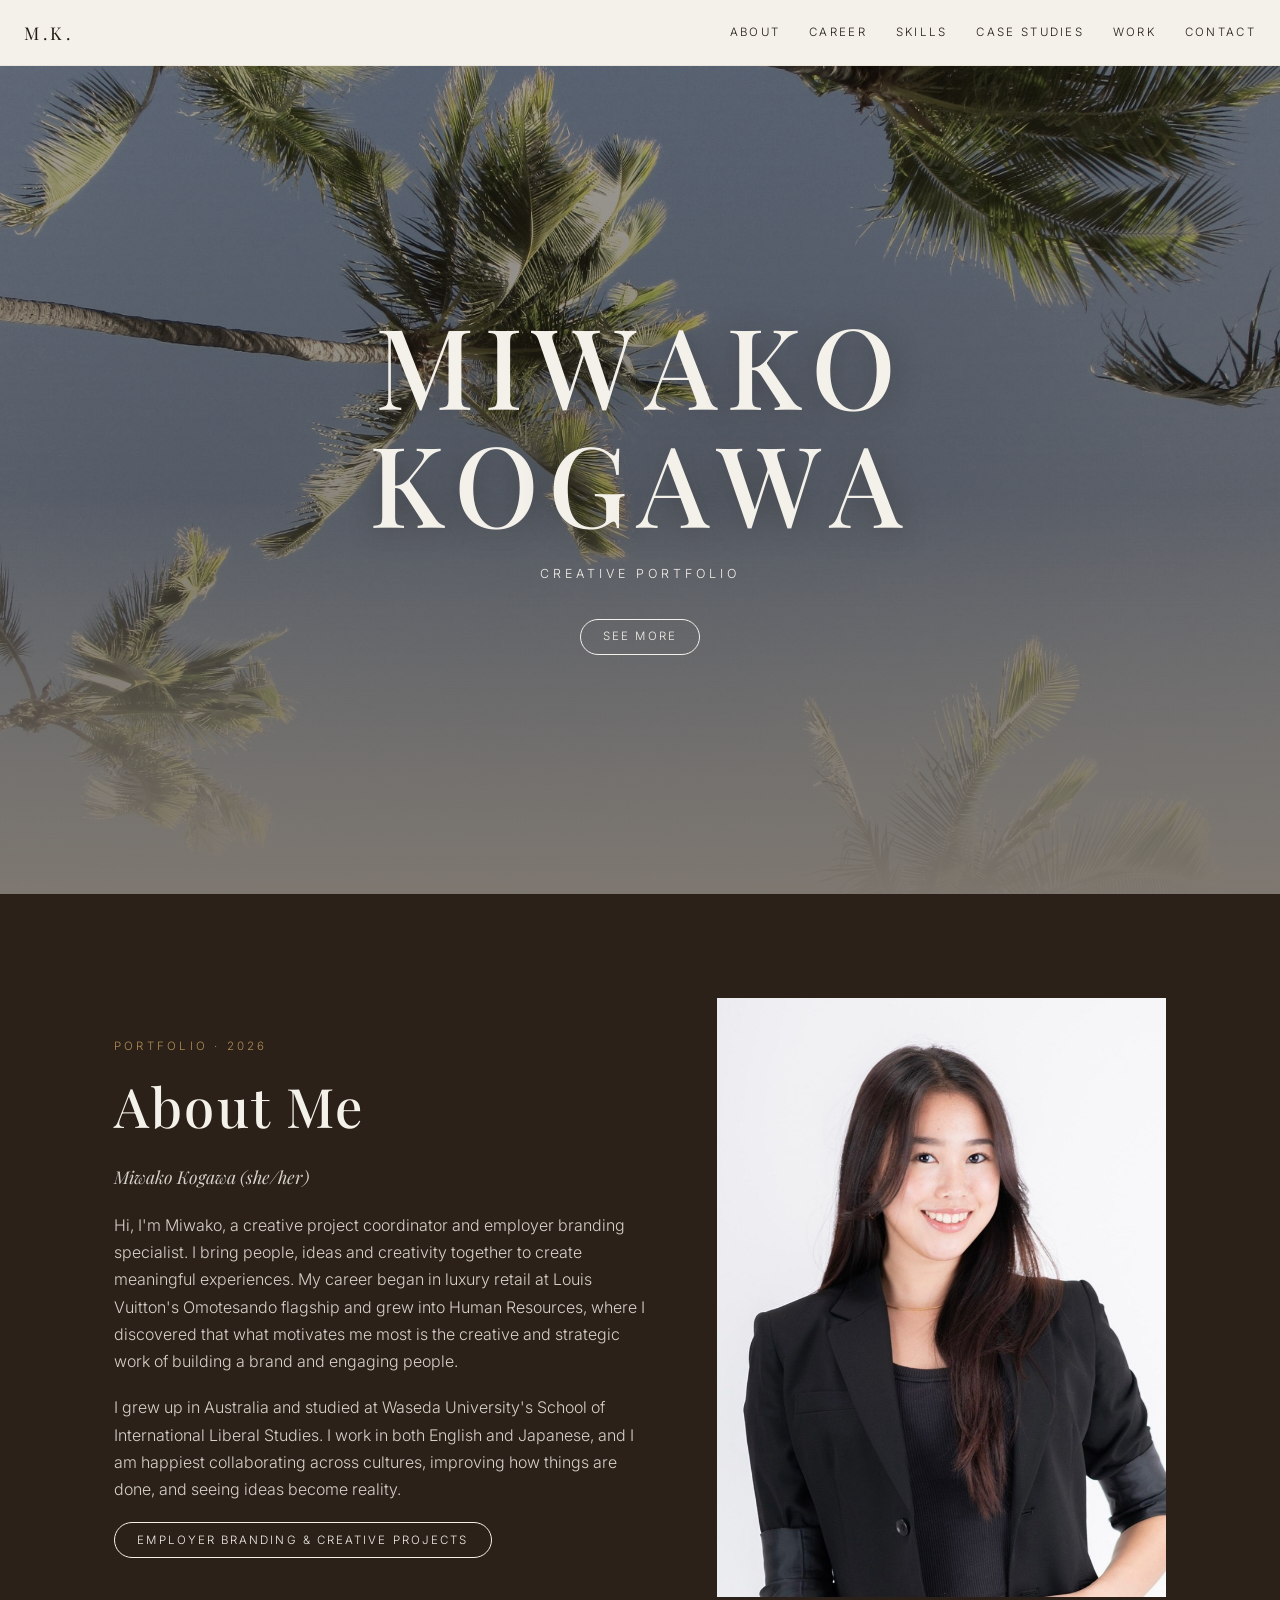
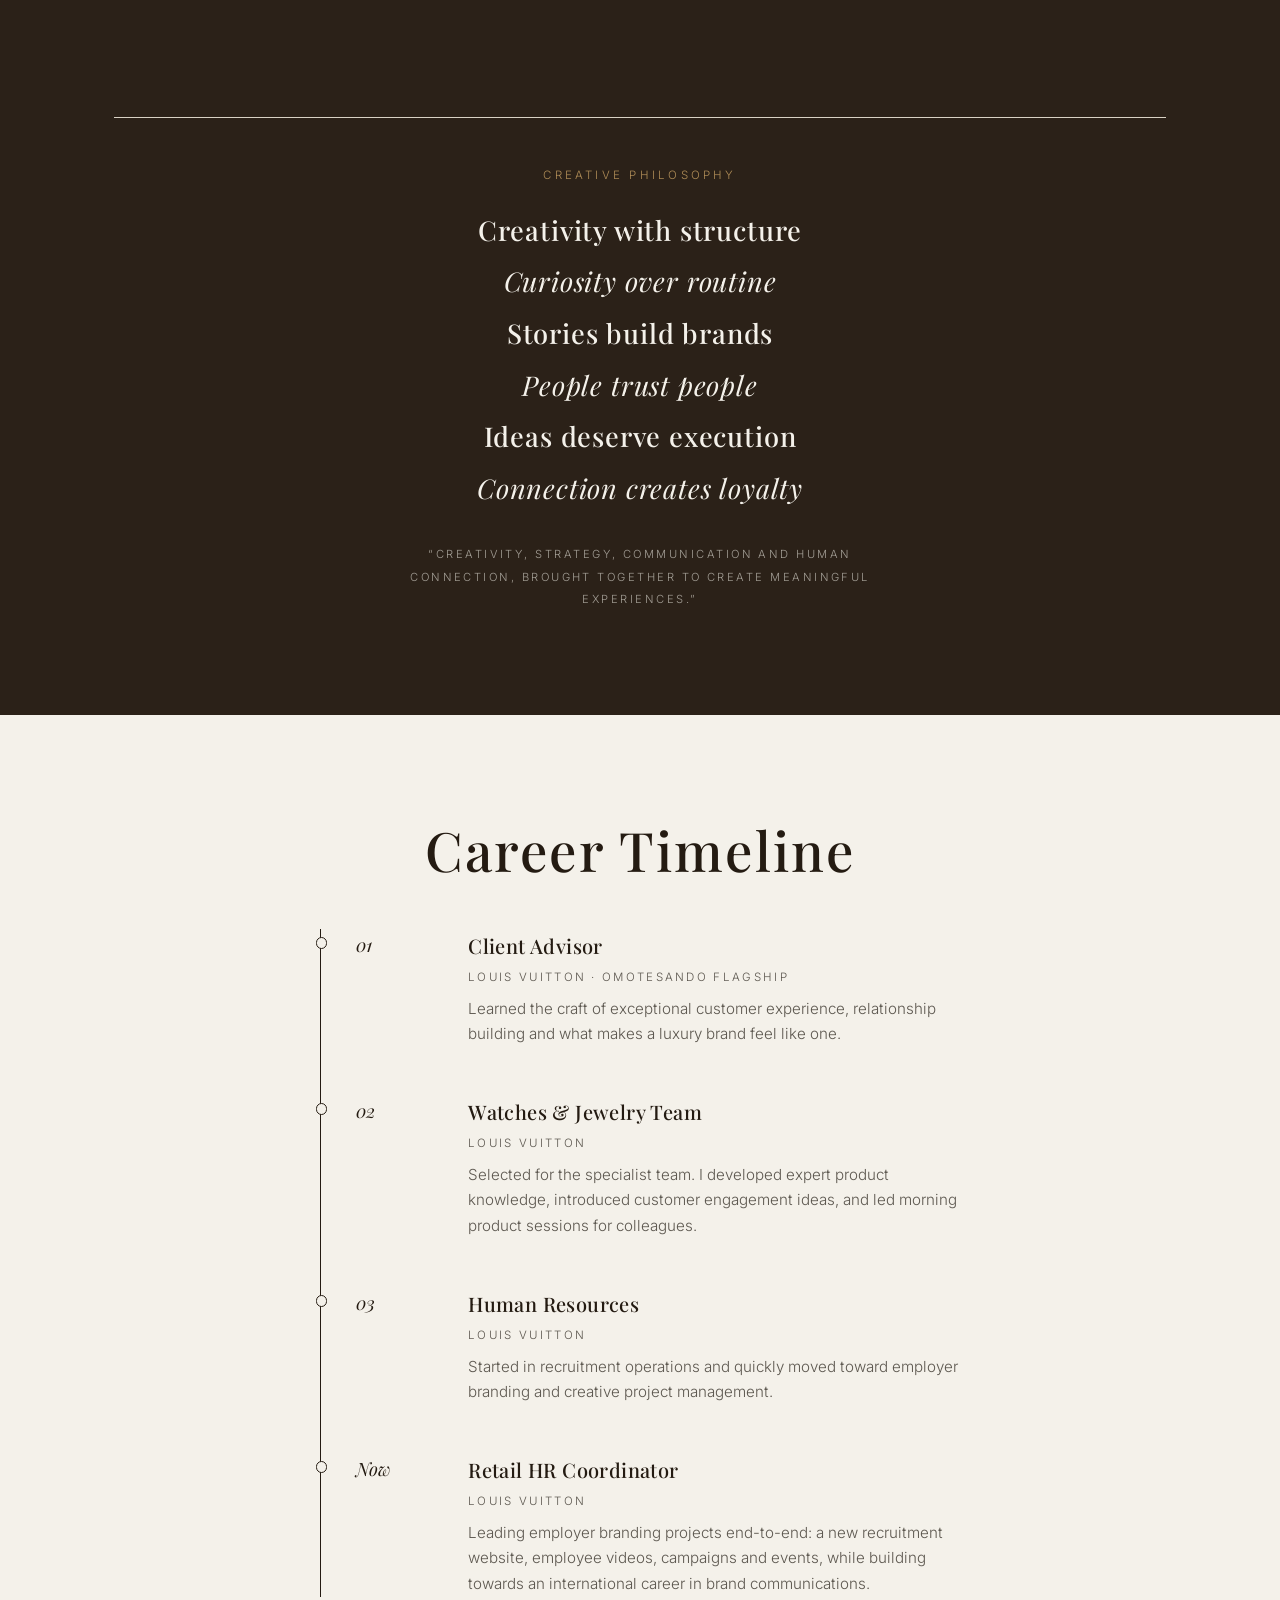
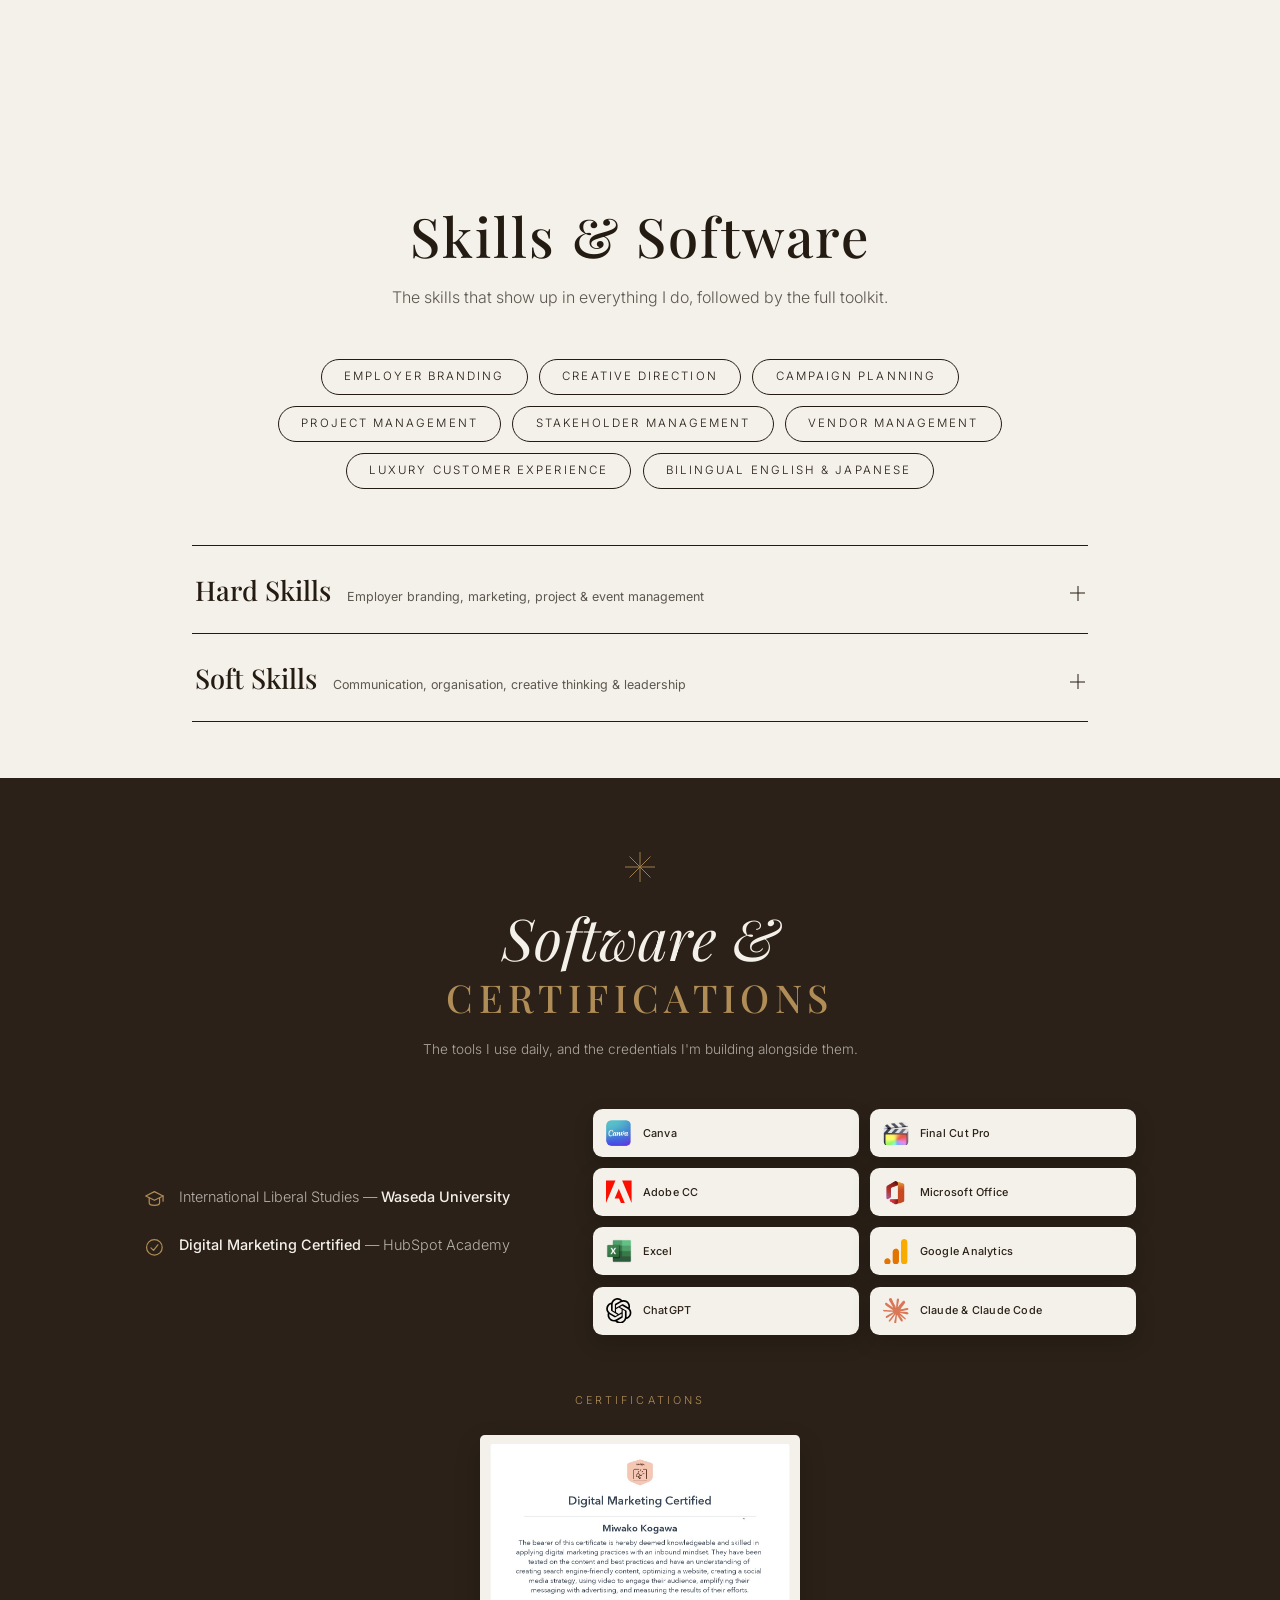
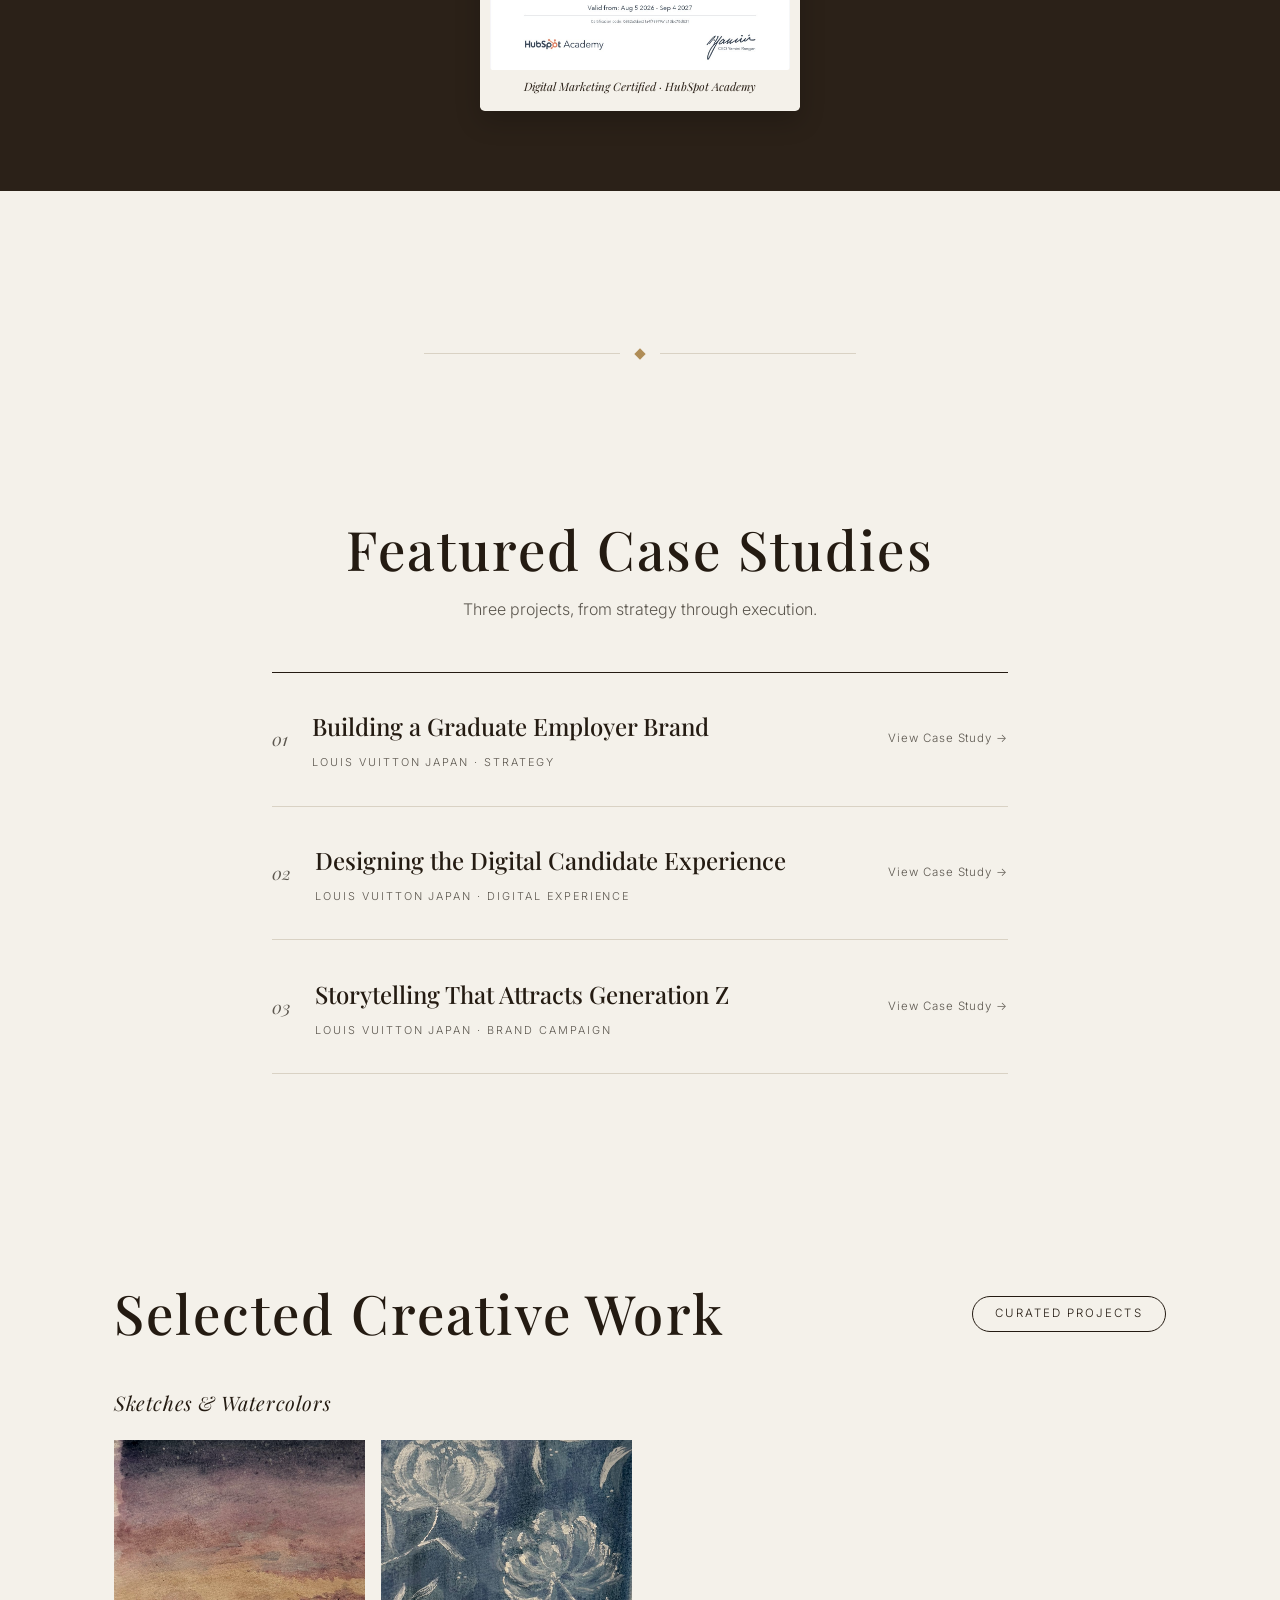
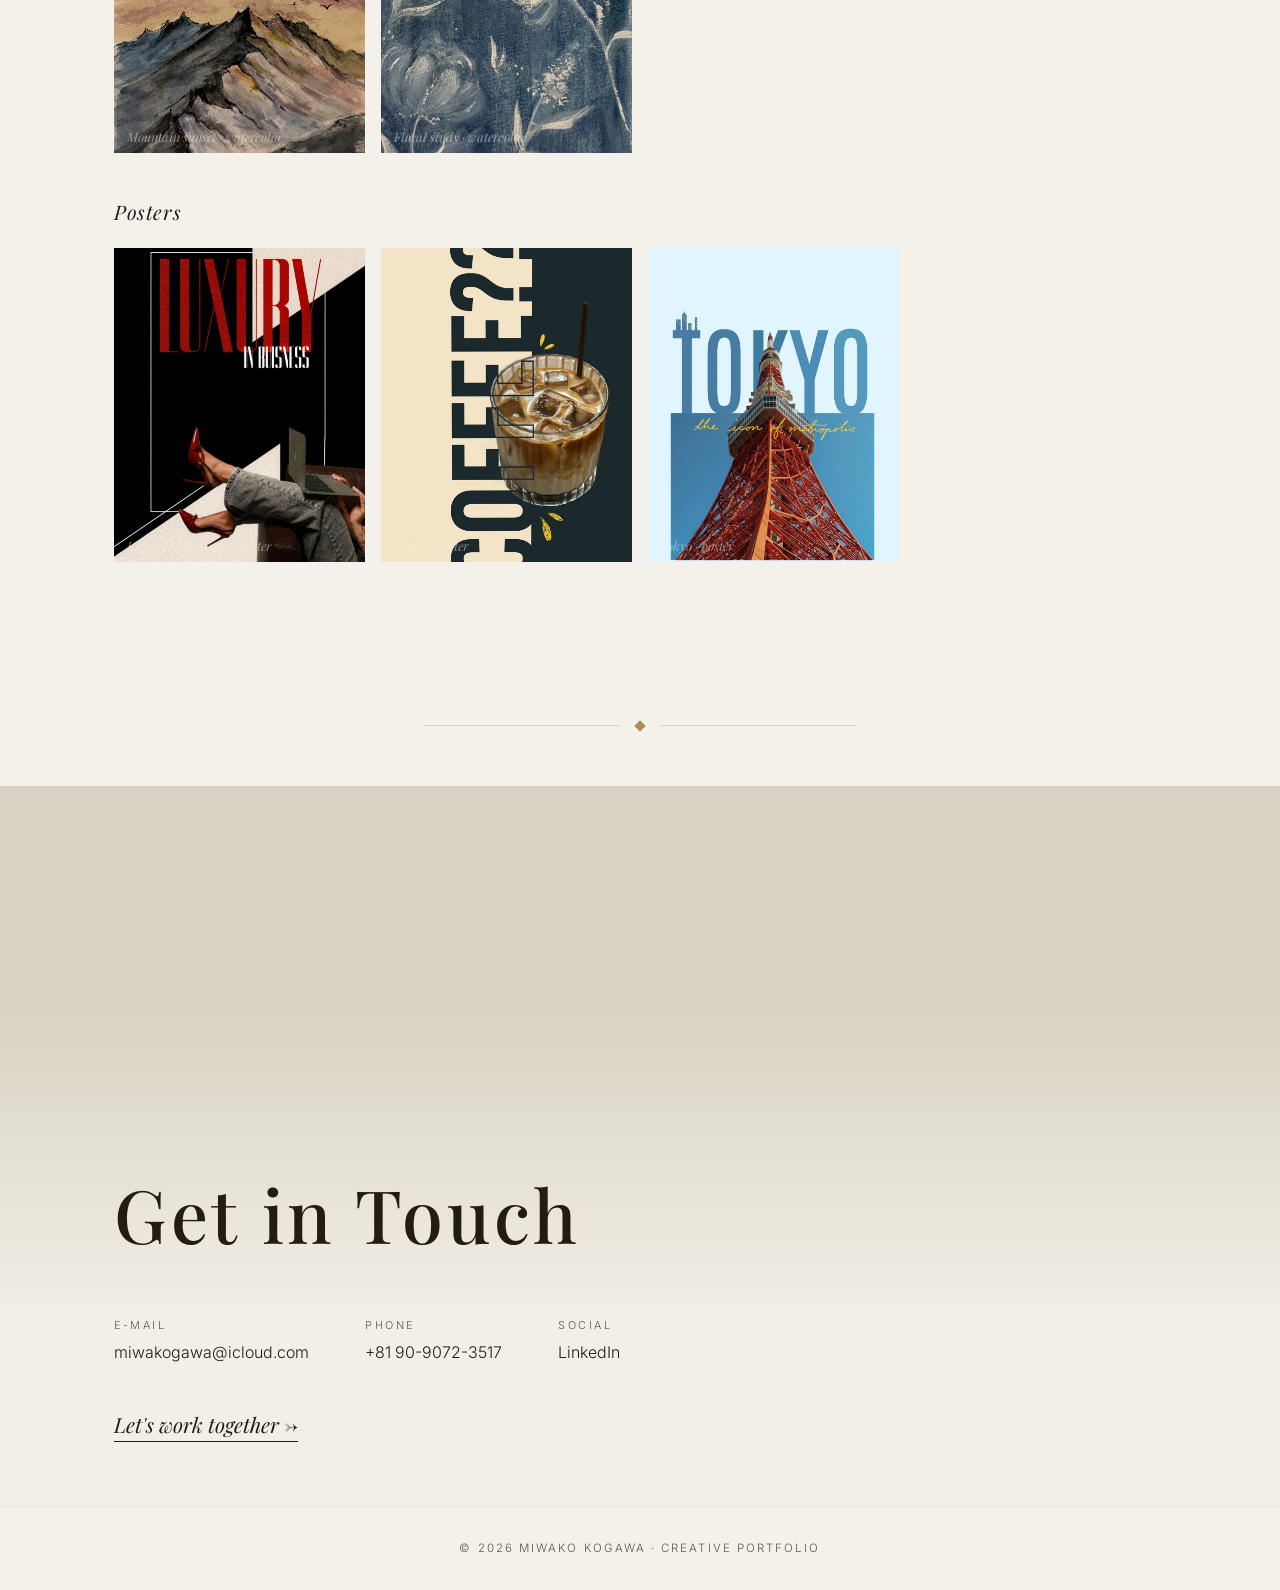
<file: index.html>
<!DOCTYPE html>
<html lang="en">
<head>
  <meta charset="UTF-8">
  <meta name="viewport" content="width=device-width, initial-scale=1.0">
  <title>Miwako Kogawa · Creative Portfolio</title>
  <meta name="description" content="Creative portfolio of Miwako Kogawa: case studies, campaigns, photography, events and employer branding.">
  <meta name="theme-color" content="#F4F1EA">
  <meta property="og:type" content="website">
  <meta property="og:title" content="Miwako Kogawa · Creative Portfolio">
  <meta property="og:description" content="Creative project coordinator and employer branding specialist: case studies, campaigns, photography and events.">
  <meta property="og:url" content="https://82ycsmmb68-stack.github.io/portfolio-/">
  <meta name="twitter:card" content="summary">
  <link rel="icon" type="image/svg+xml" href="images/favicon.svg">
  <link rel="preconnect" href="https://fonts.googleapis.com">
  <link rel="preconnect" href="https://fonts.gstatic.com" crossorigin>
  <link href="https://fonts.googleapis.com/css2?family=Playfair+Display:ital,wght@0,400;0,500;0,600;1,400;1,500&family=Inter:wght@300;400;500&display=swap" rel="stylesheet">
  <link rel="stylesheet" href="css/style.css?v=40">
  <script src="js/main.js?v=13" defer></script>
</head>
<body>

  <!-- ============ NAV ============ -->
  <header class="nav">
    <a class="nav__logo" href="#top">M.K.</a>
    <nav class="nav__links">
      <a href="#about">About</a>
      <a href="#timeline">Career</a>
      <a href="#skills">Skills</a>
      <a href="#case-studies">Case Studies</a>
      <a href="#creative-work">Work</a>
      <a href="#contact">Contact</a>
    </nav>
  </header>

  <!-- ============ 1. COVER ============ -->
  <section class="cover" id="top">
    <div class="photo photo--cover" aria-hidden="true"></div>
    <div class="cover__inner">
      <h1 class="cover__name">Miwako<br>Kogawa</h1>
      <p class="cover__subtitle">Creative Portfolio</p>
      <a class="pill" href="#about">See More</a>
    </div>
  </section>

  <!-- ============ 2. ABOUT ME (bio + creative philosophy) ============ -->
  <section class="section about" id="about">
    <div class="about__text">
      <p class="eyebrow">Portfolio · 2026</p>
      <h2 class="heading">About Me</h2>
      <p class="about__intro"><em>Miwako Kogawa (she/her)</em></p>
      <p>Hi, I'm Miwako, a creative project coordinator and employer branding
        specialist. I bring people, ideas and creativity together to create
        meaningful experiences. My career began in luxury retail at Louis
        Vuitton's Omotesando flagship and grew into Human Resources, where I
        discovered that what motivates me most is the creative and strategic
        work of building a brand and engaging people.</p>
      <p>I grew up in Australia and studied at Waseda University's School of
        International Liberal Studies. I work in both English and Japanese, and
        I am happiest collaborating across cultures, improving how things are
        done, and seeing ideas become reality.</p>
      <span class="pill pill--static">Employer Branding &amp; Creative Projects</span>
    </div>
    <figure class="photo photo--portrait about__photo">
      <img src="images/portrait.jpg" alt="Portrait of Miwako Kogawa">
    </figure>
    <div class="about__philosophy">
      <p class="eyebrow eyebrow--center">Creative philosophy</p>
      <ul class="philosophy__list">
        <li>Creativity with structure</li>
        <li><em>Curiosity over routine</em></li>
        <li>Stories build brands</li>
        <li><em>People trust people</em></li>
        <li>Ideas deserve execution</li>
        <li><em>Connection creates loyalty</em></li>
      </ul>
      <p class="philosophy__quote">“Creativity, strategy, communication and human connection,
        brought together to create meaningful experiences.”</p>
    </div>
  </section>

  <!-- ============ 3. CAREER TIMELINE ============ -->
  <section class="section timeline" id="timeline">
    <h2 class="heading heading--center">Career Timeline</h2>
    <ol class="timeline__list">
      <li class="timeline__item">
        <span class="timeline__year">01</span>
        <div>
          <h3 class="timeline__role">Client Advisor</h3>
          <p class="timeline__company">Louis Vuitton · Omotesando Flagship</p>
          <p class="timeline__note">Learned the craft of exceptional customer experience, relationship
            building and what makes a luxury brand feel like one.</p>
        </div>
      </li>
      <li class="timeline__item">
        <span class="timeline__year">02</span>
        <div>
          <h3 class="timeline__role">Watches &amp; Jewelry Team</h3>
          <p class="timeline__company">Louis Vuitton</p>
          <p class="timeline__note">Selected for the specialist team. I developed expert product knowledge,
            introduced customer engagement ideas, and led morning product sessions for colleagues.</p>
        </div>
      </li>
      <li class="timeline__item">
        <span class="timeline__year">03</span>
        <div>
          <h3 class="timeline__role">Human Resources</h3>
          <p class="timeline__company">Louis Vuitton</p>
          <p class="timeline__note">Started in recruitment operations and quickly moved toward
            employer branding and creative project management.</p>
        </div>
      </li>
      <li class="timeline__item">
        <span class="timeline__year">Now</span>
        <div>
          <h3 class="timeline__role">Retail HR Coordinator</h3>
          <p class="timeline__company">Louis Vuitton</p>
          <p class="timeline__note">Leading employer branding projects end-to-end: a new recruitment
            website, employee videos, campaigns and events, while building towards
            an international career in brand communications.</p>
        </div>
      </li>
    </ol>
  </section>

  <!-- ============ 4. SKILLS & SOFTWARE ============ -->
  <section class="section skills" id="skills">
    <h2 class="heading heading--center">Skills &amp; Software</h2>
    <p class="section__lede">The skills that show up in everything I do, followed by the full toolkit.</p>
    <div class="skills__signature">
      <span class="pill pill--static">Employer Branding</span>
      <span class="pill pill--static">Creative Direction</span>
      <span class="pill pill--static">Campaign Planning</span>
      <span class="pill pill--static">Project Management</span>
      <span class="pill pill--static">Stakeholder Management</span>
      <span class="pill pill--static">Vendor Management</span>
      <span class="pill pill--static">Luxury Customer Experience</span>
      <span class="pill pill--static">Bilingual English &amp; Japanese</span>
    </div>
    <div class="accordion">
      <div class="accordion__item">
        <button class="accordion__trigger" type="button" aria-expanded="false">
          <span class="accordion__label">Hard Skills</span>
          <span class="accordion__meta">Employer branding, marketing, project &amp; event management</span>
          <span class="accordion__icon" aria-hidden="true"></span>
        </button>
        <div class="accordion__panel"><div>
          <div class="skills__groups">
            <div class="skills__group">
              <h3>Employer Branding &amp; Recruitment</h3>
              <ul>
                <li>Graduate recruitment strategy</li>
                <li>Candidate persona &amp; journey mapping</li>
                <li>University relations</li>
                <li>Recruitment campaigns &amp; communications</li>
              </ul>
            </div>
            <div class="skills__group">
              <h3>Marketing &amp; Campaigns</h3>
              <ul>
                <li>Brand storytelling</li>
                <li>Campaign planning &amp; execution</li>
                <li>Consumer &amp; recruitment marketing</li>
                <li>Integrated marketing support</li>
              </ul>
            </div>
            <div class="skills__group">
              <h3>Content &amp; Creative Direction</h3>
              <ul>
                <li>Creative direction</li>
                <li>Digital content &amp; video planning</li>
                <li>Copywriting &amp; presentation design</li>
                <li>Photography selection</li>
              </ul>
            </div>
            <div class="skills__group">
              <h3>Project &amp; Vendor Management</h3>
              <ul>
                <li>End-to-end project management</li>
                <li>Timeline &amp; budget coordination</li>
                <li>Vendor negotiation</li>
                <li>Cross-functional collaboration</li>
              </ul>
            </div>
            <div class="skills__group">
              <h3>Events &amp; Experience</h3>
              <ul>
                <li>Event planning &amp; logistics</li>
                <li>Brand activations</li>
                <li>Candidate &amp; customer experience design</li>
              </ul>
            </div>
            <div class="skills__group">
              <h3>Retail &amp; Luxury</h3>
              <ul>
                <li>Luxury retail &amp; clienteling</li>
                <li>Premium customer service</li>
                <li>Watches &amp; jewelry product knowledge</li>
                <li>Consumer behaviour</li>
              </ul>
            </div>
            <div class="skills__group">
              <h3>Languages</h3>
              <ul>
                <li>Japanese (native) &middot; English (fluent)</li>
                <li>Cross-cultural communication</li>
                <li>International business communication</li>
              </ul>
            </div>
          </div>
        </div></div>
      </div>

      <div class="accordion__item">
        <button class="accordion__trigger" type="button" aria-expanded="false">
          <span class="accordion__label">Soft Skills</span>
          <span class="accordion__meta">Communication, organisation, creative thinking &amp; leadership</span>
          <span class="accordion__icon" aria-hidden="true"></span>
        </button>
        <div class="accordion__panel"><div>
          <div class="skills__groups">
            <div class="skills__group">
              <h3>Communication</h3>
              <ul>
                <li>Storytelling across cultures</li>
                <li>Presentation &amp; public speaking</li>
                <li>Stakeholder communication</li>
              </ul>
            </div>
            <div class="skills__group">
              <h3>Organisation</h3>
              <ul>
                <li>Time management &amp; prioritisation</li>
                <li>Attention to detail</li>
                <li>Multi-tasking under deadlines</li>
              </ul>
            </div>
            <div class="skills__group">
              <h3>Creative Thinking</h3>
              <ul>
                <li>Idea generation</li>
                <li>Problem solving</li>
                <li>Design thinking</li>
              </ul>
            </div>
            <div class="skills__group">
              <h3>Leadership &amp; Collaboration</h3>
              <ul>
                <li>Initiative &amp; ownership</li>
                <li>Mentoring &amp; team support</li>
                <li>Influencing without authority</li>
              </ul>
            </div>
          </div>
        </div></div>
      </div>
    </div>

    <div class="skills__dark">
      <div class="skills__dark-inner">
        <div class="skills__dark-head">
          <svg class="skills__dark-flourish" width="34" height="34" viewBox="0 0 34 34" fill="none" aria-hidden="true">
            <path d="M17 2V32M2 17H32M6.5 6.5L27.5 27.5M27.5 6.5L6.5 27.5" stroke="#B08D57" stroke-width="1"/>
          </svg>
          <h2 class="skills__dark-heading"><em>Software &amp;</em><span>Certifications</span></h2>
          <p class="skills__dark-lede">The tools I use daily, and the credentials I'm building alongside them.</p>
        </div>
        <div class="skills__toolkit">
          <div class="skills__credentials">
            <div class="skills__credential">
              <svg class="skills__credential-icon" viewBox="0 0 24 24" fill="none" stroke="currentColor" stroke-width="1.4" stroke-linecap="round" stroke-linejoin="round" aria-hidden="true">
                <path d="M12 3 L22 8 L12 13 L2 8 Z"/>
                <path d="M6 10.5 V16 C6 17.5 8.5 19 12 19 C15.5 19 18 17.5 18 16 V10.5"/>
                <path d="M22 8 V14"/>
              </svg>
              <span class="skills__credential-text">International Liberal Studies — <strong>Waseda University</strong></span>
            </div>
            <div class="skills__credential">
              <svg class="skills__credential-icon" viewBox="0 0 24 24" fill="none" stroke="currentColor" stroke-width="1.4" stroke-linecap="round" stroke-linejoin="round" aria-hidden="true">
                <circle cx="12" cy="12" r="9"/>
                <path d="M8 12.5 L11 15.5 L16 9"/>
              </svg>
              <span class="skills__credential-text"><strong>Digital Marketing Certified</strong> — HubSpot Academy</span>
            </div>
          </div>
          <div class="skills__badges">
            <span class="skills__badge">
              <img class="skills__badge-icon skills__badge-icon--photo skills__badge-icon--rounded" src="images/logos-canva.jpg" alt="Canva">
              <span class="skills__badge-label">Canva</span>
            </span>
            <span class="skills__badge">
              <img class="skills__badge-icon skills__badge-icon--photo skills__badge-icon--rounded" src="images/logos-finalcutpro.jpg" alt="Final Cut Pro">
              <span class="skills__badge-label">Final Cut Pro</span>
            </span>
            <span class="skills__badge">
              <svg class="skills__badge-icon" viewBox="0 0 256 227" aria-hidden="true"><path d="M128.023598,83.5273036 L188.31164,226.568637 L148.799233,226.568637 L130.76096,181.015154 L86.642233,181.015154 L128.023598,83.5273036 Z M256,2.84217094e-14 L256,226.540319 L161.353342,2.84217094e-14 L256,2.84217094e-14 Z M94.6844143,2.84217094e-14 L0,226.540319 L0,2.84217094e-14 L94.6844143,2.84217094e-14 Z" fill="#FA0F00"></path></svg>
              <span class="skills__badge-label">Adobe CC</span>
            </span>
            <span class="skills__badge">
              <img class="skills__badge-icon skills__badge-icon--photo" src="images/logos-office.jpg" alt="Microsoft Office">
              <span class="skills__badge-label">Microsoft Office</span>
            </span>
            <span class="skills__badge">
              <img class="skills__badge-icon skills__badge-icon--photo" src="images/logos-excel.jpg" alt="Excel">
              <span class="skills__badge-label">Excel</span>
            </span>
            <span class="skills__badge">
              <svg class="skills__badge-icon" viewBox="0 0 256 284" aria-hidden="true">
                <path d="M256.003159,247.933017 C256.055907,258.030289 251.77298,267.664804 244.241349,274.390297 C236.709718,281.11579 226.653817,284.285366 216.626905,283.094249 C198.58347,280.424364 185.360959,264.722632 185.800619,246.488035 L185.800619,36.8452103 C185.364944,18.5907614 198.619678,2.88144681 216.687112,0.238996295 C226.704325,-0.933476157 236.743571,2.24455542 244.261279,8.9678962 C251.778988,15.691237 256.053811,25.3147619 256.003159,35.4002282 L256.003159,247.933017 Z" fill="#F9AB00"></path>
                <path d="M35.1010243,213.193238 C54.4867848,213.193238 70.2020487,228.908502 70.2020487,248.294263 C70.2020487,267.680023 54.4867848,283.395287 35.1010243,283.395287 C15.7152639,283.395287 0,267.680023 0,248.294263 C0,228.908502 15.7152639,213.193238 35.1010243,213.193238 Z M127.459466,106.806429 C107.981896,107.874068 92.8698765,124.212107 93.3217628,143.713681 L93.3217628,237.998765 C93.3217628,263.58699 104.580582,279.120548 121.077461,282.431965 C131.434034,284.530959 142.185473,281.860819 150.356699,275.160414 C158.527925,268.460009 163.252393,258.439904 163.222912,247.872809 L163.222912,142.088076 C163.240039,132.641687 159.462041,123.584285 152.737293,116.950107 C146.012546,110.315928 136.904752,106.661084 127.459466,106.806429 L127.459466,106.806429 Z" fill="#E37400"></path>
              </svg>
              <span class="skills__badge-label">Google Analytics</span>
            </span>
            <span class="skills__badge">
              <svg class="skills__badge-icon" viewBox="0 0 256 260" aria-hidden="true"><path d="M239.183914,106.202783 C245.054304,88.5242096 243.02228,69.1733805 233.607599,53.0998864 C219.451678,28.4588021 190.999703,15.7836129 163.213007,21.739505 C147.554077,4.32145883 123.794909,-3.42398554 100.87901,1.41873898 C77.9631105,6.26146349 59.3690093,22.9572536 52.0959621,45.2214219 C33.8436494,48.9644867 18.0901721,60.392749 8.86672513,76.5818033 C-5.443491,101.182962 -2.19544431,132.215255 16.8986662,153.320094 C11.0060865,170.990656 13.0197283,190.343991 22.4238231,206.422991 C36.5975553,231.072344 65.0680342,243.746566 92.8695738,237.783372 C105.235639,251.708249 123.001113,259.630942 141.623968,259.52692 C170.105359,259.552169 195.337611,241.165718 204.037777,214.045661 C222.28734,210.296356 238.038489,198.869783 247.267014,182.68528 C261.404453,158.127515 258.142494,127.262775 239.183914,106.202783 L239.183914,106.202783 Z M141.623968,242.541207 C130.255682,242.559177 119.243876,238.574642 110.519381,231.286197 L112.054146,230.416496 L163.724595,200.590881 C166.340648,199.056444 167.954321,196.256818 167.970781,193.224005 L167.970781,120.373788 L189.815614,133.010026 C190.034132,133.121423 190.186235,133.330564 190.224885,133.572774 L190.224885,193.940229 C190.168603,220.758427 168.442166,242.484864 141.623968,242.541207 Z M37.1575749,197.93062 C31.456498,188.086359 29.4094818,176.546984 31.3766237,165.342426 L32.9113895,166.263285 L84.6329973,196.088901 C87.2389349,197.618207 90.4682717,197.618207 93.0742093,196.088901 L156.255402,159.663793 L156.255402,184.885111 C156.243557,185.149771 156.111725,185.394602 155.89729,185.550176 L103.561776,215.733903 C80.3054953,229.131632 50.5924954,221.165435 37.1575749,197.93062 Z M23.5493181,85.3811273 C29.2899861,75.4733097 38.3511911,67.9162648 49.1287482,64.0478825 L49.1287482,125.438515 C49.0891492,128.459425 50.6965386,131.262556 53.3237748,132.754232 L116.198014,169.025864 L94.3531808,181.662102 C94.1132325,181.789434 93.8257461,181.789434 93.5857979,181.662102 L41.3526015,151.529534 C18.1419426,138.076098 10.1817681,108.385562 23.5493181,85.125333 L23.5493181,85.3811273 Z M203.0146,127.075598 L139.935725,90.4458545 L161.7294,77.8607748 C161.969348,77.7334434 162.256834,77.7334434 162.496783,77.8607748 L214.729979,108.044502 C231.032329,117.451747 240.437294,135.426109 238.871504,154.182739 C237.305714,172.939368 225.050719,189.105572 207.414262,195.67963 L207.414262,134.288998 C207.322521,131.276867 205.650697,128.535853 203.0146,127.075598 Z M224.757116,94.3850867 L223.22235,93.4642272 L171.60306,63.3828173 C168.981293,61.8443751 165.732456,61.8443751 163.110689,63.3828173 L99.9806554,99.8079259 L99.9806554,74.5866077 C99.9533004,74.3254088 100.071095,74.0701869 100.287609,73.9215426 L152.520805,43.7889738 C168.863098,34.3743518 189.174256,35.2529043 204.642579,46.0434841 C220.110903,56.8340638 227.949269,75.5923959 224.757116,94.1804513 L224.757116,94.3850867 Z M88.0606409,139.097931 L66.2158076,126.512851 C65.9950399,126.379091 65.8450965,126.154176 65.8065367,125.898945 L65.8065367,65.684966 C65.8314495,46.8285367 76.7500605,29.6846032 93.8270852,21.6883055 C110.90411,13.6920079 131.063833,16.2835462 145.5632,28.338998 L144.028434,29.2086986 L92.3579852,59.0343142 C89.7419327,60.5687513 88.1282597,63.3683767 88.1117998,66.4011901 L88.0606409,139.097931 Z M99.9294965,113.5185 L128.06687,97.3011417 L156.255402,113.5185 L156.255402,145.953218 L128.169187,162.170577 L99.9806554,145.953218 L99.9294965,113.5185 Z" fill="#000000"></path></svg>
              <span class="skills__badge-label">ChatGPT</span>
            </span>
            <span class="skills__badge">
              <svg class="skills__badge-icon" viewBox="0 0 256 257" aria-hidden="true"><path d="M50.2278481,170.321013 L100.585316,142.063797 L101.427848,139.601013 L100.585316,138.24 L98.1225316,138.24 L89.6972152,137.721519 L60.921519,136.943797 L35.9696203,135.906835 L11.795443,134.610633 L5.70329114,133.31443 L0,125.796456 L0.583291139,122.037468 L5.70329114,118.602532 L13.0268354,119.250633 L29.2293671,120.352405 L53.5331646,122.037468 L71.161519,123.07443 L97.28,125.796456 L101.427848,125.796456 L102.011139,124.111392 L100.585316,123.07443 L99.4835443,122.037468 L74.3372152,104.992405 L47.116962,86.9751899 L32.8587342,76.6055696 L25.1463291,71.3559494 L21.2577215,66.4303797 L19.5726582,55.6718987 L26.5721519,47.9594937 L35.9696203,48.6075949 L38.3675949,49.2556962 L47.8946835,56.5792405 L68.2450633,72.3281013 L94.8172152,91.9007595 L98.7058228,95.1412658 L100.261266,94.0394937 L100.455696,93.2617722 L98.7058228,90.3453165 L84.2531646,64.2268354 L68.8283544,37.6546835 L61.958481,26.636962 L60.1437975,20.0263291 C59.4956962,17.3043038 59.0420253,15.0359494 59.0420253,12.2491139 L67.0136709,1.42582278 L71.4207595,-1.42108547e-14 L82.0496203,1.42582278 L86.521519,5.31443038 L93.1321519,20.4151899 L103.825823,44.2005063 L120.417215,76.5407595 L125.277975,86.1326582 L127.87038,95.0116456 L128.842532,97.7336709 L130.527595,97.7336709 L130.527595,96.1782278 L131.888608,77.9665823 L134.416203,55.6070886 L136.878987,26.8313924 L137.721519,18.7301266 L141.739747,9.00860759 L149.711392,3.75898734 L155.933165,6.74025316 L161.053165,14.0637975 L160.340253,18.7949367 L157.294177,38.5620253 L151.331646,69.5412658 L147.443038,90.2805063 L149.711392,90.2805063 L152.303797,87.6881013 L162.803038,73.7539241 L180.431392,51.718481 L188.208608,42.9691139 L197.282025,33.3124051 L203.114937,28.7108861 L214.132658,28.7108861 L222.233924,40.7655696 L218.604557,53.2091139 L207.262785,67.596962 L197.865316,79.7812658 L184.38481,97.9281013 L175.959494,112.44557 L176.737215,113.612152 L178.746329,113.417722 L209.207089,106.936709 L225.668861,103.955443 L245.306329,100.585316 L254.185316,104.733165 L255.157468,108.945823 L251.657722,117.56557 L230.659241,122.75038 L206.031392,127.675949 L169.348861,136.360506 L168.89519,136.684557 L169.413671,137.332658 L185.940253,138.888101 L193.004557,139.276962 L210.308861,139.276962 L242.519494,141.674937 L250.94481,147.248608 L256,154.053671 L255.157468,159.238481 L242.195443,165.849114 L224.696709,161.701266 L183.866329,151.979747 L169.867342,148.48 L167.923038,148.48 L167.923038,149.646582 L179.588861,161.053165 L200.976203,180.366582 L227.742785,205.253671 L229.103797,211.410633 L225.668861,216.271392 L222.039494,215.752911 L198.513418,198.059747 L189.44,190.088101 L168.89519,172.783797 L167.534177,172.783797 L167.534177,174.598481 L172.265316,181.533165 L197.282025,219.123038 L198.578228,230.659241 L196.763544,234.418228 L190.282532,236.686582 L183.153418,235.39038 L168.506329,214.84557 L153.40557,191.708354 L141.221266,170.969114 L139.730633,171.811646 L132.536709,249.259747 L129.166582,253.213165 L121.389367,256.19443 L114.908354,251.268861 L111.473418,243.297215 L114.908354,227.548354 L119.056203,207.003544 L122.426329,190.671392 L125.472405,170.385823 L127.287089,163.64557 L127.157468,163.191899 L125.666835,163.386329 L110.371646,184.38481 L87.1048101,215.817722 L68.6987342,235.52 L64.2916456,237.269873 L56.6440506,233.316456 L57.356962,226.252152 L61.6344304,219.96557 L87.1048101,187.560506 L102.46481,167.469367 L112.380759,155.868354 L112.315949,154.183291 L111.732658,154.183291 L44.0708861,198.124557 L32.0162025,199.68 L26.8313924,194.819241 L27.4794937,186.847595 L29.9422785,184.25519 L50.2926582,170.256203 L50.2278481,170.321013 Z" fill="#D97757"></path></svg>
              <span class="skills__badge-label">Claude &amp; Claude Code</span>
            </span>
          </div>
        </div>
        <p class="skills__cert-heading">Certifications</p>
        <div class="skills__cert-frames">
          <figure class="skills__cert-frame skills__cert-frame--filled">
            <img src="images/cert-hubspot-digital-marketing.jpg" alt="HubSpot Academy Digital Marketing Certified certificate, issued to Miwako Kogawa">
            <figcaption>Digital Marketing Certified · HubSpot Academy</figcaption>
          </figure>
        </div>
      </div>
    </div>
  </section>

  <div class="divider" aria-hidden="true"><span class="divider__mark"></span></div>

  <!-- ============ 5. FEATURED CASE STUDIES ============ -->
  <section class="section" id="case-studies">
    <h2 class="heading heading--center">Featured Case Studies</h2>
    <p class="section__lede">Three projects, from strategy through execution.</p>
    <div class="featured__list">
      <a class="featured__item" href="case-study-01.html">
        <span class="featured__no">01</span>
        <span class="featured__text">
          <span class="featured__title">Building a Graduate Employer Brand</span>
          <span class="featured__meta">Louis Vuitton Japan · Strategy</span>
        </span>
        <span class="featured__arrow">View Case Study →</span>
      </a>
      <a class="featured__item" href="case-study-02.html">
        <span class="featured__no">02</span>
        <span class="featured__text">
          <span class="featured__title">Designing the Digital Candidate Experience</span>
          <span class="featured__meta">Louis Vuitton Japan · Digital Experience</span>
        </span>
        <span class="featured__arrow">View Case Study →</span>
      </a>
      <a class="featured__item" href="case-study-03.html">
        <span class="featured__no">03</span>
        <span class="featured__text">
          <span class="featured__title">Storytelling That Attracts Generation Z</span>
          <span class="featured__meta">Louis Vuitton Japan · Brand Campaign</span>
        </span>
        <span class="featured__arrow">View Case Study →</span>
      </a>
    </div>
  </section>

  <!-- ============ 7. SELECTED CREATIVE WORK ============ -->
  <section class="section work" id="creative-work">
    <div class="work__header">
      <h2 class="heading">Selected Creative Work</h2>
      <span class="pill pill--static">Curated projects</span>
    </div>

    <h3 class="group-heading">Sketches &amp; Watercolors</h3>
    <div class="work__grid">
      <figure class="photo"><img src="images/sketch-mountains.jpg" alt="Watercolor sketch of a mountain sunset"><figcaption class="photo__label photo__label--light">Mountain sunset · watercolor</figcaption></figure>
      <figure class="photo"><img src="images/sketch-floral.jpg" alt="Blue-toned watercolor sketch of flowers"><figcaption class="photo__label photo__label--light">Floral study · watercolor</figcaption></figure>
    </div>

    <h3 class="group-heading">Posters</h3>
    <div class="work__grid">
      <figure class="photo photo--poster"><img src="images/poster-luxury-business.jpg" alt="Editorial poster design reading Luxury in Business, with a photo collage of red heels and a laptop"><figcaption class="photo__label photo__label--light">Luxury in Business · poster</figcaption></figure>
      <figure class="photo photo--poster"><img src="images/poster-coffee.jpg" alt="Editorial poster design reading Coffee, with a photo of iced coffee"><figcaption class="photo__label photo__label--light">Coffee · poster</figcaption></figure>
      <figure class="photo photo--poster"><img src="images/poster-tokyo.jpg" alt="Editorial poster design reading Tokyo, the icon of metropolis, with a photo of Tokyo Tower"><figcaption class="photo__label photo__label--light">Tokyo · poster</figcaption></figure>
    </div>

  </section>

  <div class="divider" aria-hidden="true"><span class="divider__mark"></span></div>

  <!-- ============ 8. GET IN TOUCH ============ -->
  <section class="section contact" id="contact">
    <div class="photo photo--contact" aria-hidden="true"></div>
    <div class="contact__inner">
      <h2 class="contact__heading">Get in Touch</h2>
      <div class="contact__details">
        <div>
          <p class="contact__label">E-mail</p>
          <p><a href="mailto:miwakogawa@icloud.com">miwakogawa@icloud.com</a></p>
        </div>
        <div>
          <p class="contact__label">Phone</p>
          <p><a href="tel:+819090723517">+81 90-9072-3517</a></p>
        </div>
        <div>
          <p class="contact__label">Social</p>
          <p>
            <a href="https://www.linkedin.com/in/miwako-kogawa-b432a0221/">LinkedIn</a>
          </p>
        </div>
      </div>
      <a class="contact__cta" href="mailto:miwakogawa@icloud.com">Let's work together&nbsp;→</a>
    </div>
  </section>

  <footer class="footer">
    <p>© 2026 Miwako Kogawa · Creative Portfolio</p>
  </footer>

</body>
</html>
</file>
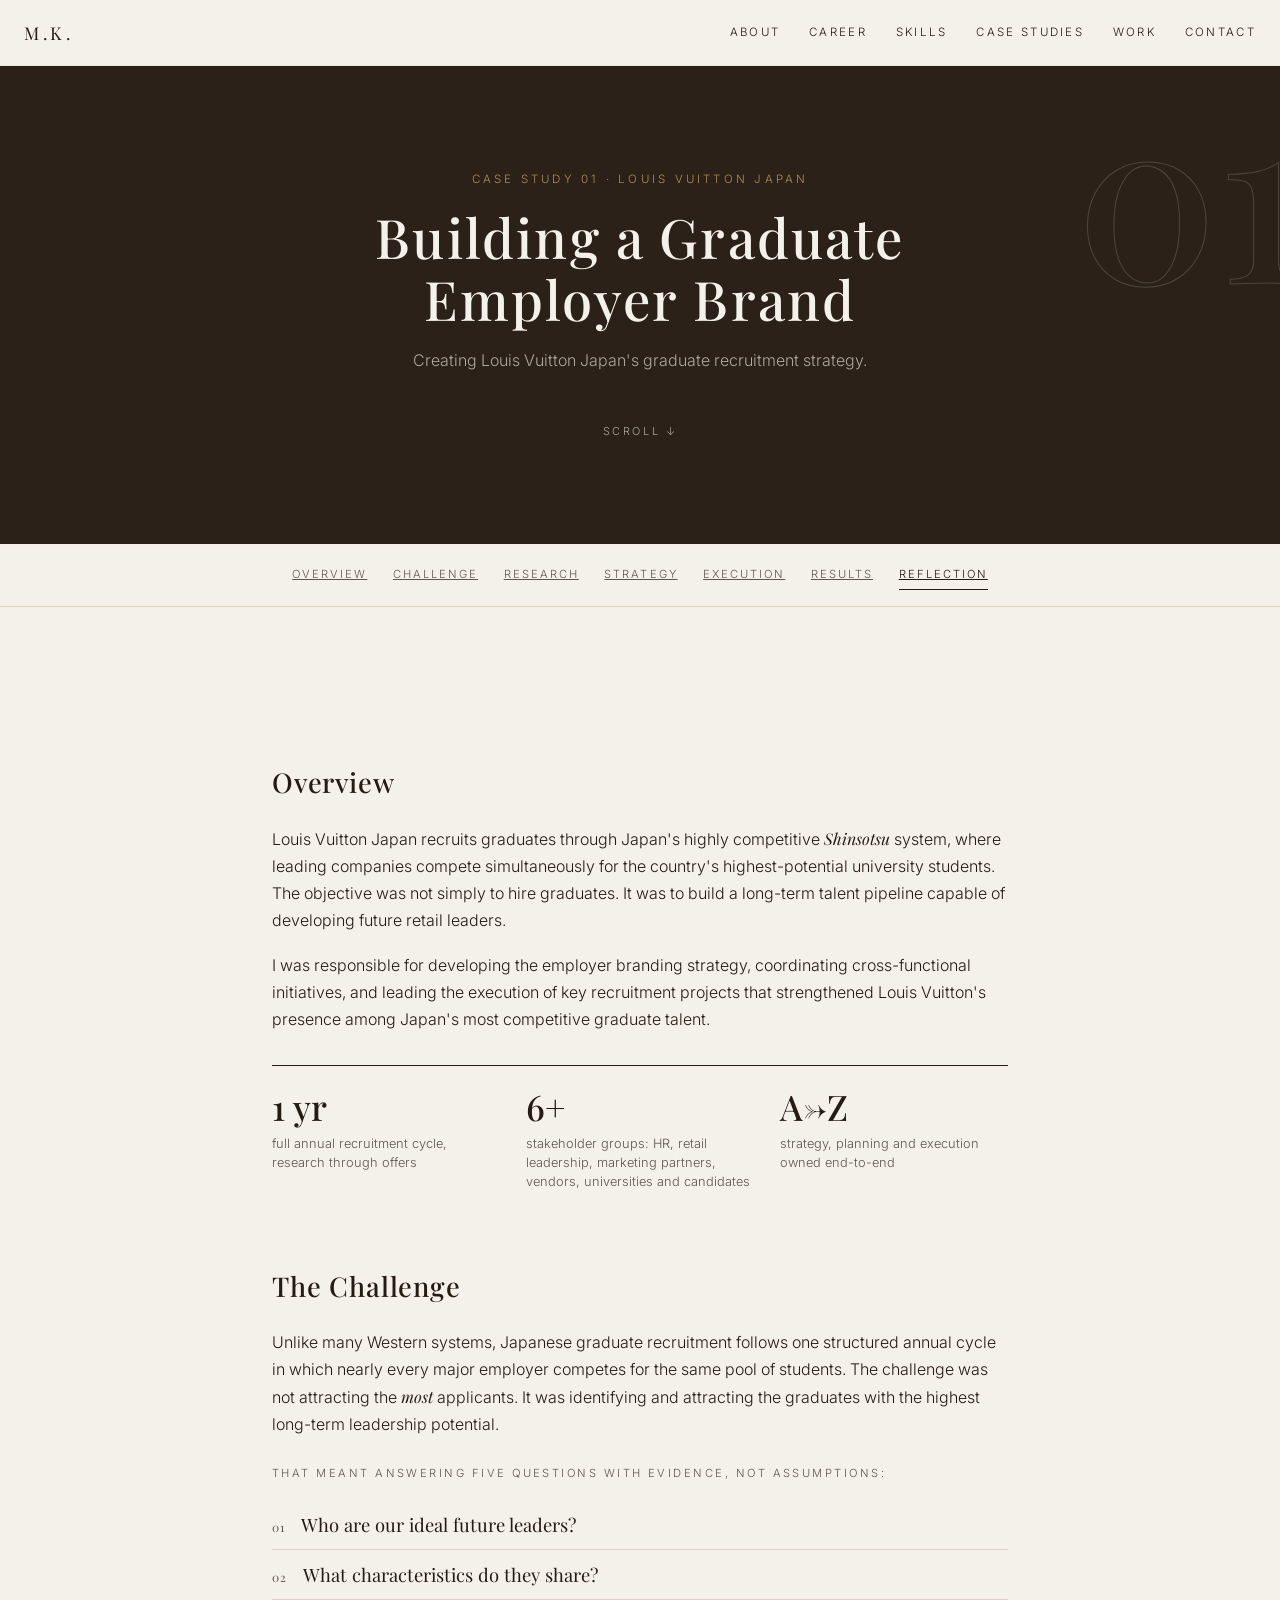
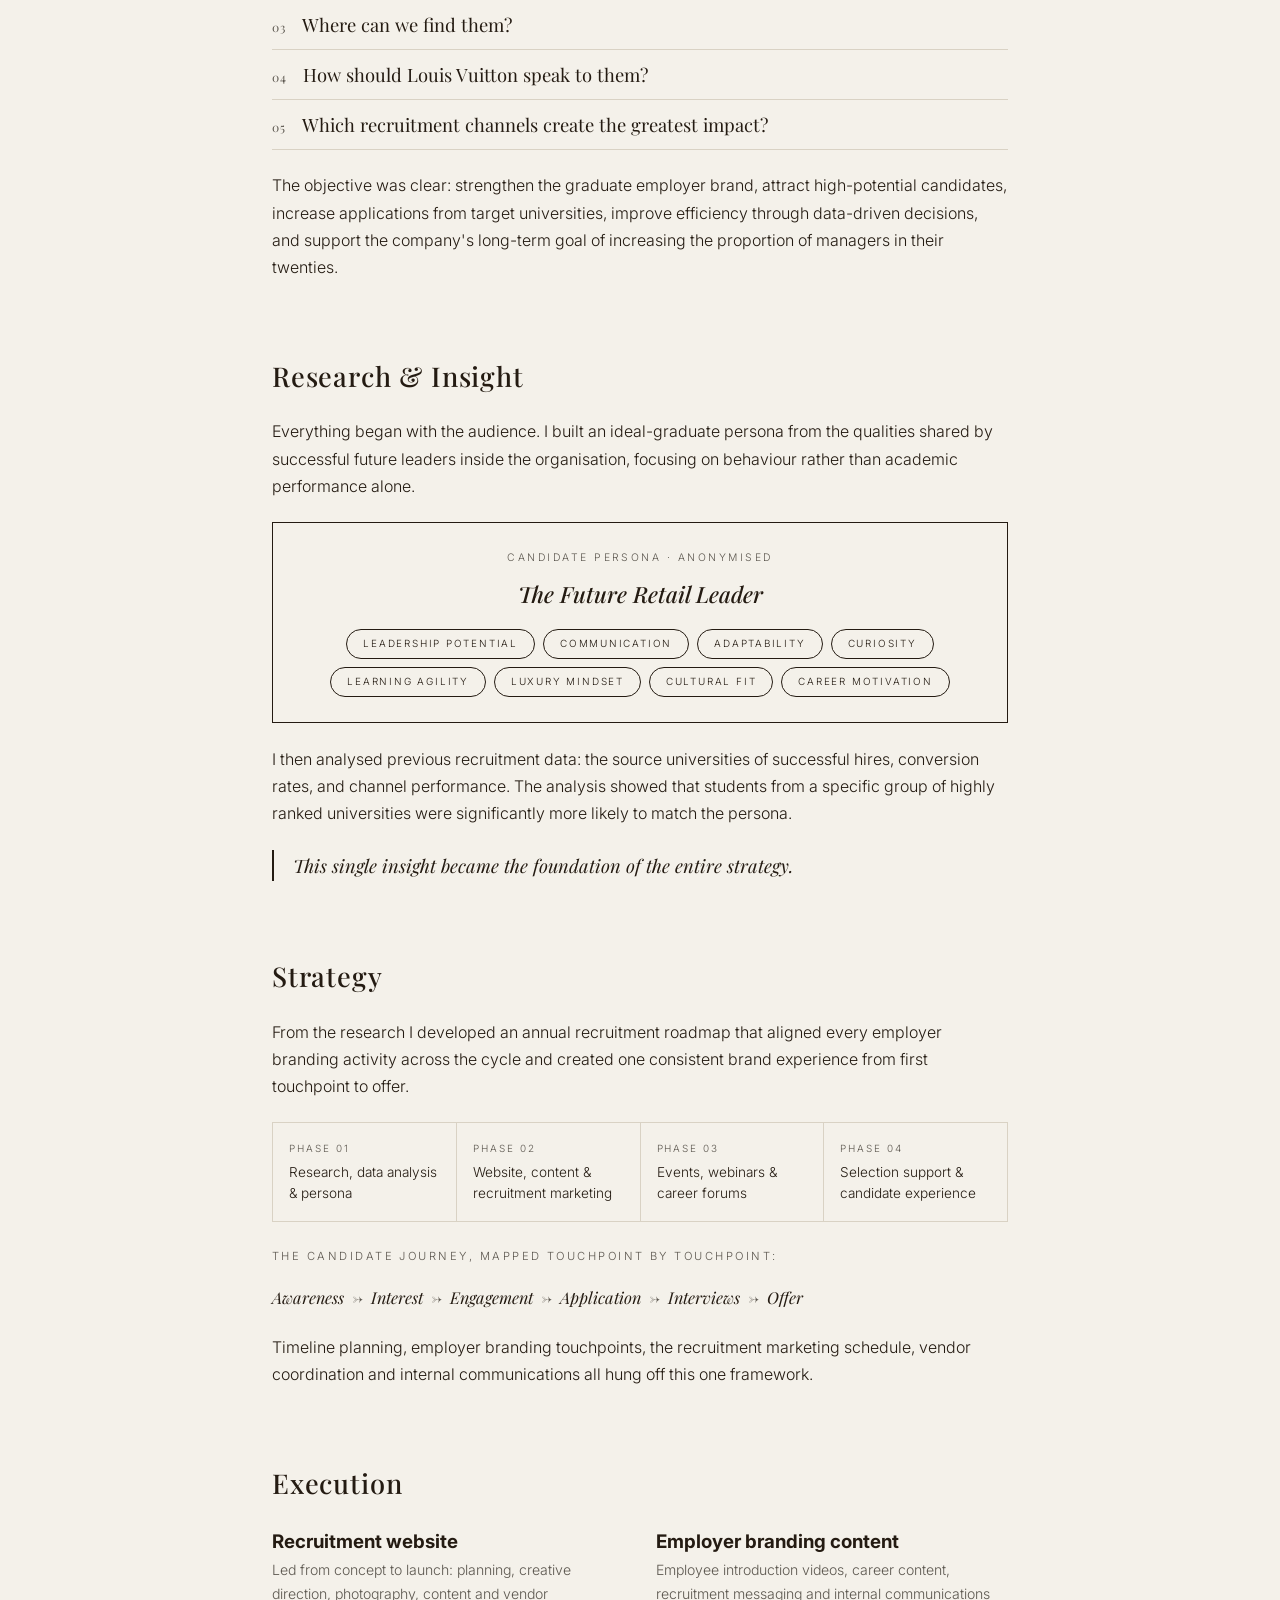
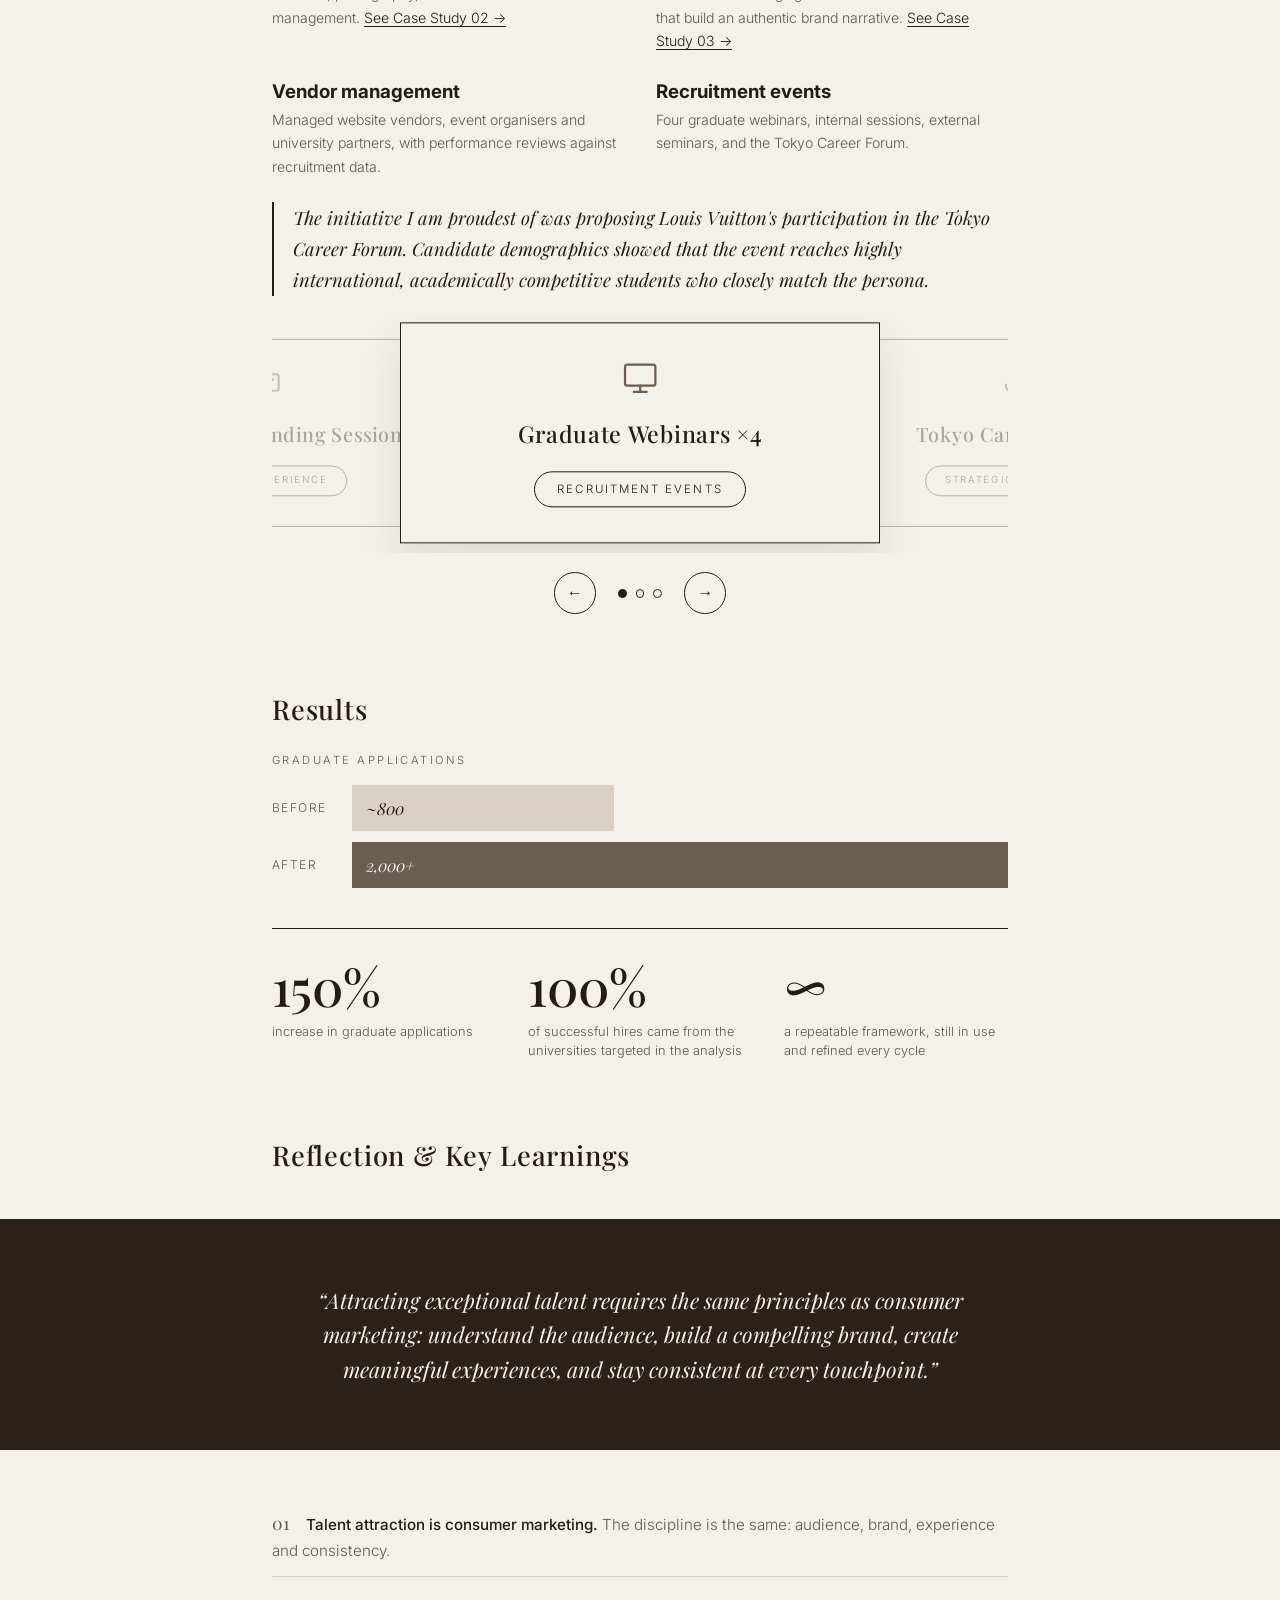
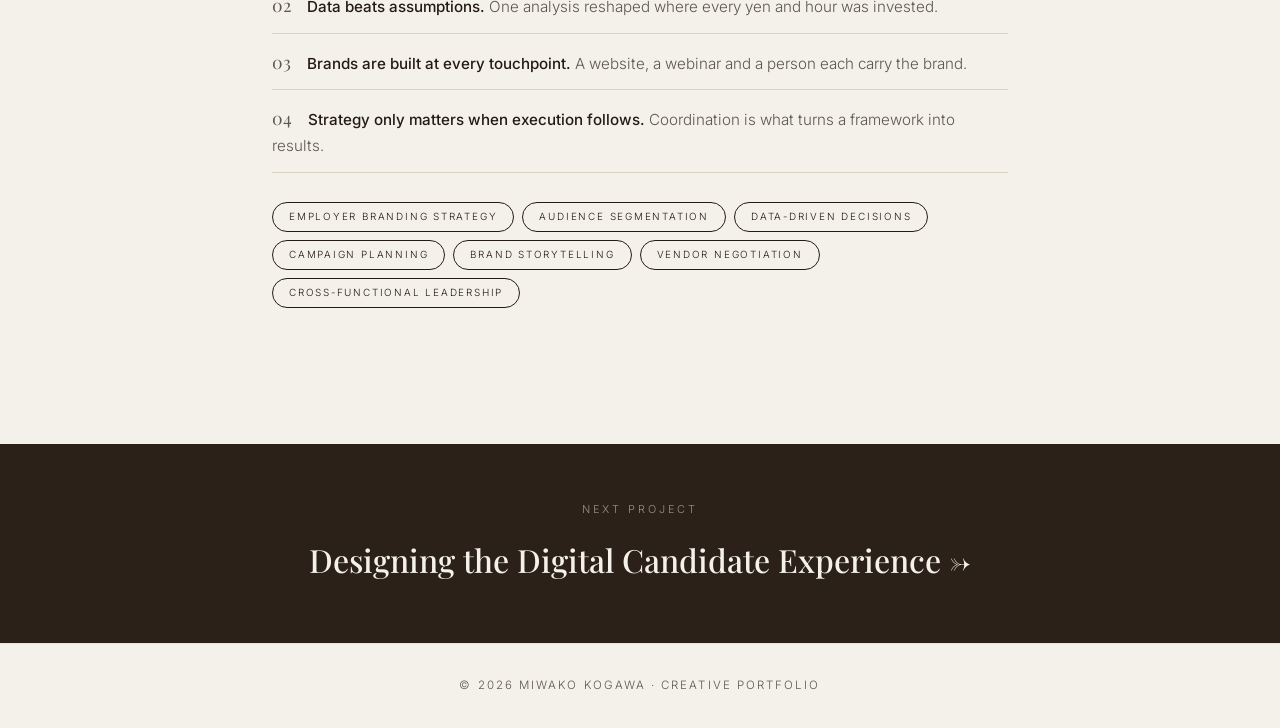
<file: case-study-01.html>
<!DOCTYPE html>
<html lang="en">
<head>
  <meta charset="UTF-8">
  <meta name="viewport" content="width=device-width, initial-scale=1.0">
  <title>Building a Graduate Employer Brand · Miwako Kogawa</title>
  <meta name="description" content="Case study: building Louis Vuitton Japan's graduate employer brand strategy, from research through a repeatable recruitment framework.">
  <meta name="theme-color" content="#F4F1EA">
  <meta property="og:type" content="article">
  <meta property="og:title" content="Building a Graduate Employer Brand · Miwako Kogawa">
  <meta property="og:description" content="Building Louis Vuitton Japan's graduate employer brand strategy, from research through a repeatable recruitment framework.">
  <meta property="og:url" content="https://82ycsmmb68-stack.github.io/portfolio-/case-study-01.html">
  <meta name="twitter:card" content="summary">
  <link rel="icon" type="image/svg+xml" href="images/favicon.svg">
  <link rel="preconnect" href="https://fonts.googleapis.com">
  <link rel="preconnect" href="https://fonts.gstatic.com" crossorigin>
  <link href="https://fonts.googleapis.com/css2?family=Playfair+Display:ital,wght@0,400;0,500;0,600;1,400;1,500&family=Inter:wght@300;400;500&display=swap" rel="stylesheet">
  <link rel="stylesheet" href="css/style.css?v=40">
  <script src="js/main.js?v=13" defer></script>
</head>
<body class="cs-page">

  <!-- ============ NAV ============ -->
  <header class="nav">
    <a class="nav__logo" href="index.html">M.K.</a>
    <nav class="nav__links">
      <a href="index.html#about">About</a>
      <a href="index.html#timeline">Career</a>
      <a href="index.html#skills">Skills</a>
      <a href="index.html#case-studies">Case Studies</a>
      <a href="index.html#creative-work">Work</a>
      <a href="index.html#contact">Contact</a>
    </nav>
  </header>

  <!-- ============ HERO ============ -->
  <section class="section case-numbered" id="top" style="--case-no: '01'">
    <p class="eyebrow eyebrow--center">Case Study 01 · Louis Vuitton Japan</p>
    <h1 class="heading heading--center">Building a Graduate<br>Employer Brand</h1>
    <p class="section__lede">Creating Louis Vuitton Japan's graduate recruitment strategy.</p>
    <p class="cs-scrolldown">Scroll ↓</p>
  </section>

  <!-- ============ CHAPTER NAV ============ -->
  <nav class="deck__tabs cs-nav" aria-label="Case study chapters">
    <a class="deck__tab" href="#overview">Overview</a>
    <a class="deck__tab" href="#challenge">Challenge</a>
    <a class="deck__tab" href="#research">Research</a>
    <a class="deck__tab" href="#strategy">Strategy</a>
    <a class="deck__tab" href="#execution">Execution</a>
    <a class="deck__tab" href="#results">Results</a>
    <a class="deck__tab" href="#reflection">Reflection</a>
  </nav>

  <section class="section">

    <article class="cs-chapter" id="overview">
      <h2 class="deck__page-title">Overview</h2>
      <p>Louis Vuitton Japan recruits graduates through Japan's highly competitive
        <em>Shinsotsu</em> system, where leading companies compete simultaneously for
        the country's highest-potential university students. The objective was not
        simply to hire graduates. It was to build a long-term talent pipeline
        capable of developing future retail leaders.</p>
      <p>I was responsible for developing the employer branding strategy,
        coordinating cross-functional initiatives, and leading the execution of key
        recruitment projects that strengthened Louis Vuitton's presence among
        Japan's most competitive graduate talent.</p>
      <div class="deck__facts">
        <div class="stat stat--small"><span class="stat__number">1 yr</span><span class="stat__caption">full annual recruitment cycle, research through offers</span></div>
        <div class="stat stat--small"><span class="stat__number">6+</span><span class="stat__caption">stakeholder groups: HR, retail leadership, marketing partners, vendors, universities and candidates</span></div>
        <div class="stat stat--small"><span class="stat__number">A→Z</span><span class="stat__caption">strategy, planning and execution owned end-to-end</span></div>
      </div>
    </article>

    <article class="cs-chapter" id="challenge">
      <h2 class="deck__page-title">The Challenge</h2>
      <p>Unlike many Western systems, Japanese graduate recruitment follows one
        structured annual cycle in which nearly every major employer competes for
        the same pool of students. The challenge was not attracting the <em>most</em>
        applicants. It was identifying and attracting the graduates with the
        highest long-term leadership potential.</p>
      <p class="deck__kicker">That meant answering five questions with evidence, not assumptions:</p>
      <ol class="deck__questions">
        <li>Who are our ideal future leaders?</li>
        <li>What characteristics do they share?</li>
        <li>Where can we find them?</li>
        <li>How should Louis Vuitton speak to them?</li>
        <li>Which recruitment channels create the greatest impact?</li>
      </ol>
      <p>The objective was clear: strengthen the graduate employer brand, attract
        high-potential candidates, increase applications from target universities,
        improve efficiency through data-driven decisions, and support the company's
        long-term goal of increasing the proportion of managers in their twenties.</p>
    </article>

    <article class="cs-chapter" id="research">
      <h2 class="deck__page-title">Research &amp; Insight</h2>
      <p>Everything began with the audience. I built an ideal-graduate persona from
        the qualities shared by successful future leaders inside the organisation,
        focusing on behaviour rather than academic performance alone.</p>
      <div class="persona">
        <p class="persona__label">Candidate persona · anonymised</p>
        <h3 class="persona__title"><em>The Future Retail Leader</em></h3>
        <div class="persona__traits">
          <span class="pill pill--static">Leadership potential</span>
          <span class="pill pill--static">Communication</span>
          <span class="pill pill--static">Adaptability</span>
          <span class="pill pill--static">Curiosity</span>
          <span class="pill pill--static">Learning agility</span>
          <span class="pill pill--static">Luxury mindset</span>
          <span class="pill pill--static">Cultural fit</span>
          <span class="pill pill--static">Career motivation</span>
        </div>
      </div>
      <p>I then analysed previous recruitment data: the source universities of
        successful hires, conversion rates, and channel performance. The analysis
        showed that students from a specific group of highly ranked universities
        were significantly more likely to match the persona.</p>
      <p class="deck__insight">This single insight became the foundation of the entire strategy.</p>
    </article>

    <article class="cs-chapter" id="strategy">
      <h2 class="deck__page-title">Strategy</h2>
      <p>From the research I developed an annual recruitment roadmap that aligned
        every employer branding activity across the cycle and created one
        consistent brand experience from first touchpoint to offer.</p>
      <div class="roadmap">
        <div class="roadmap__step"><span>Phase 01</span>Research, data analysis &amp; persona</div>
        <div class="roadmap__step"><span>Phase 02</span>Website, content &amp; recruitment marketing</div>
        <div class="roadmap__step"><span>Phase 03</span>Events, webinars &amp; career forums</div>
        <div class="roadmap__step"><span>Phase 04</span>Selection support &amp; candidate experience</div>
      </div>
      <p class="deck__kicker">The candidate journey, mapped touchpoint by touchpoint:</p>
      <div class="journey">
        <span>Awareness</span><span>Interest</span><span>Engagement</span><span>Application</span><span>Interviews</span><span>Offer</span>
      </div>
      <p>Timeline planning, employer branding touchpoints, the recruitment marketing
        schedule, vendor coordination and internal communications all hung off this
        one framework.</p>
    </article>

    <article class="cs-chapter" id="execution">
      <h2 class="deck__page-title">Execution</h2>
      <div class="deck__workstreams">
        <div class="workstream">
          <h3>Recruitment website</h3>
          <p>Led from concept to launch: planning, creative direction, photography,
            content and vendor management. <a href="case-study-02.html">See Case Study 02 →</a></p>
        </div>
        <div class="workstream">
          <h3>Employer branding content</h3>
          <p>Employee introduction videos, career content, recruitment messaging and
            internal communications that build an authentic brand narrative.
            <a href="case-study-03.html">See Case Study 03 →</a></p>
        </div>
        <div class="workstream">
          <h3>Vendor management</h3>
          <p>Managed website vendors, event organisers and university partners, with
            performance reviews against recruitment data.</p>
        </div>
        <div class="workstream">
          <h3>Recruitment events</h3>
          <p>Four graduate webinars, internal sessions, external seminars, and the
            Tokyo Career Forum.</p>
        </div>
      </div>
      <p class="deck__insight">The initiative I am proudest of was proposing Louis Vuitton's participation
        in the Tokyo Career Forum. Candidate demographics showed that the event
        reaches highly international, academically competitive students who closely
        match the persona.</p>
      <div class="ev-carousel">
        <div class="ev-carousel__stage">
          <article class="ev-card" tabindex="0">
            <span class="ev-card__icon" aria-hidden="true">
              <svg viewBox="0 0 24 24" fill="none" stroke="currentColor" stroke-width="1.4" stroke-linecap="round" stroke-linejoin="round">
                <rect x="2.5" y="4" width="19" height="13" rx="1.5"/>
                <line x1="8" y1="21" x2="16" y2="21"/>
                <line x1="12" y1="17" x2="12" y2="21"/>
              </svg>
            </span>
            <h4 class="ev-card__title">Graduate Webinars ×4</h4>
            <span class="pill pill--static">Recruitment Events</span>
          </article>
          <article class="ev-card" tabindex="0">
            <span class="ev-card__icon" aria-hidden="true">
              <svg viewBox="0 0 24 24" fill="none" stroke="currentColor" stroke-width="1.4" stroke-linecap="round" stroke-linejoin="round">
                <rect x="9" y="2.5" width="6" height="11" rx="3"/>
                <path d="M5.5 11a6.5 6.5 0 0 0 13 0"/>
                <line x1="12" y1="17.5" x2="12" y2="21.5"/>
                <line x1="8.5" y1="21.5" x2="15.5" y2="21.5"/>
              </svg>
            </span>
            <h4 class="ev-card__title">Tokyo Career Forum</h4>
            <span class="pill pill--static">Strategic Initiative</span>
          </article>
          <article class="ev-card" tabindex="0">
            <span class="ev-card__icon" aria-hidden="true">
              <svg viewBox="0 0 24 24" fill="none" stroke="currentColor" stroke-width="1.4" stroke-linecap="round" stroke-linejoin="round">
                <rect x="2.5" y="3.5" width="19" height="12" rx="1.5"/>
                <polyline points="6.5 12.5 10 9 13 11.5 17.5 7"/>
                <line x1="12" y1="15.5" x2="12" y2="19"/>
                <line x1="8" y1="21" x2="16" y2="21"/>
              </svg>
            </span>
            <h4 class="ev-card__title">Seminars &amp; Branding Sessions</h4>
            <span class="pill pill--static">Brand Experience</span>
          </article>
        </div>
        <div class="ev-carousel__controls">
          <button class="ev-carousel__arrow" data-dir="-1" type="button" aria-label="Previous event">←</button>
          <div class="ev-carousel__dots"></div>
          <button class="ev-carousel__arrow" data-dir="1" type="button" aria-label="Next event">→</button>
        </div>
      </div>
    </article>

    <article class="cs-chapter" id="results">
      <h2 class="deck__page-title">Results</h2>
      <div class="funnel">
        <p class="funnel__label">Graduate applications</p>
        <div class="funnel__row">
          <span class="funnel__year">Before</span>
          <div class="funnel__bar" style="--w: 40%"><em>~800</em></div>
        </div>
        <div class="funnel__row">
          <span class="funnel__year">After</span>
          <div class="funnel__bar funnel__bar--accent" style="--w: 100%"><em>2,000+</em></div>
        </div>
      </div>
      <div class="case__stats">
        <div class="stat">
          <span class="stat__number">150%</span>
          <span class="stat__caption">increase in graduate applications</span>
        </div>
        <div class="stat">
          <span class="stat__number">100%</span>
          <span class="stat__caption">of successful hires came from the universities targeted in the analysis</span>
        </div>
        <div class="stat">
          <span class="stat__number">∞</span>
          <span class="stat__caption">a repeatable framework, still in use and refined every cycle</span>
        </div>
      </div>
    </article>

    <article class="cs-chapter" id="reflection">
      <h2 class="deck__page-title">Reflection &amp; Key Learnings</h2>
      <div class="cs-quote">
        <p class="deck__quote"><em>“Attracting exceptional talent requires the same principles as
          consumer marketing: understand the audience, build a compelling brand,
          create meaningful experiences, and stay consistent at every touchpoint.”</em></p>
      </div>
      <ol class="learnings">
        <li><strong>Talent attraction is consumer marketing.</strong> The discipline is the same: audience, brand, experience and consistency.</li>
        <li><strong>Data beats assumptions.</strong> One analysis reshaped where every yen and hour was invested.</li>
        <li><strong>Brands are built at every touchpoint.</strong> A website, a webinar and a person each carry the brand.</li>
        <li><strong>Strategy only matters when execution follows.</strong> Coordination is what turns a framework into results.</li>
      </ol>
      <div class="deck__skills">
        <span class="pill pill--static">Employer Branding Strategy</span>
        <span class="pill pill--static">Audience Segmentation</span>
        <span class="pill pill--static">Data-driven Decisions</span>
        <span class="pill pill--static">Campaign Planning</span>
        <span class="pill pill--static">Brand Storytelling</span>
        <span class="pill pill--static">Vendor Negotiation</span>
        <span class="pill pill--static">Cross-functional Leadership</span>
      </div>
    </article>

  </section>

  <a class="cs-next" href="case-study-02.html">
    <span class="cs-next__label">Next Project</span>
    <span class="cs-next__title">Designing the Digital Candidate Experience →</span>
  </a>

  <footer class="footer">
    <p>© 2026 Miwako Kogawa · Creative Portfolio</p>
  </footer>

</body>
</html>
</file>
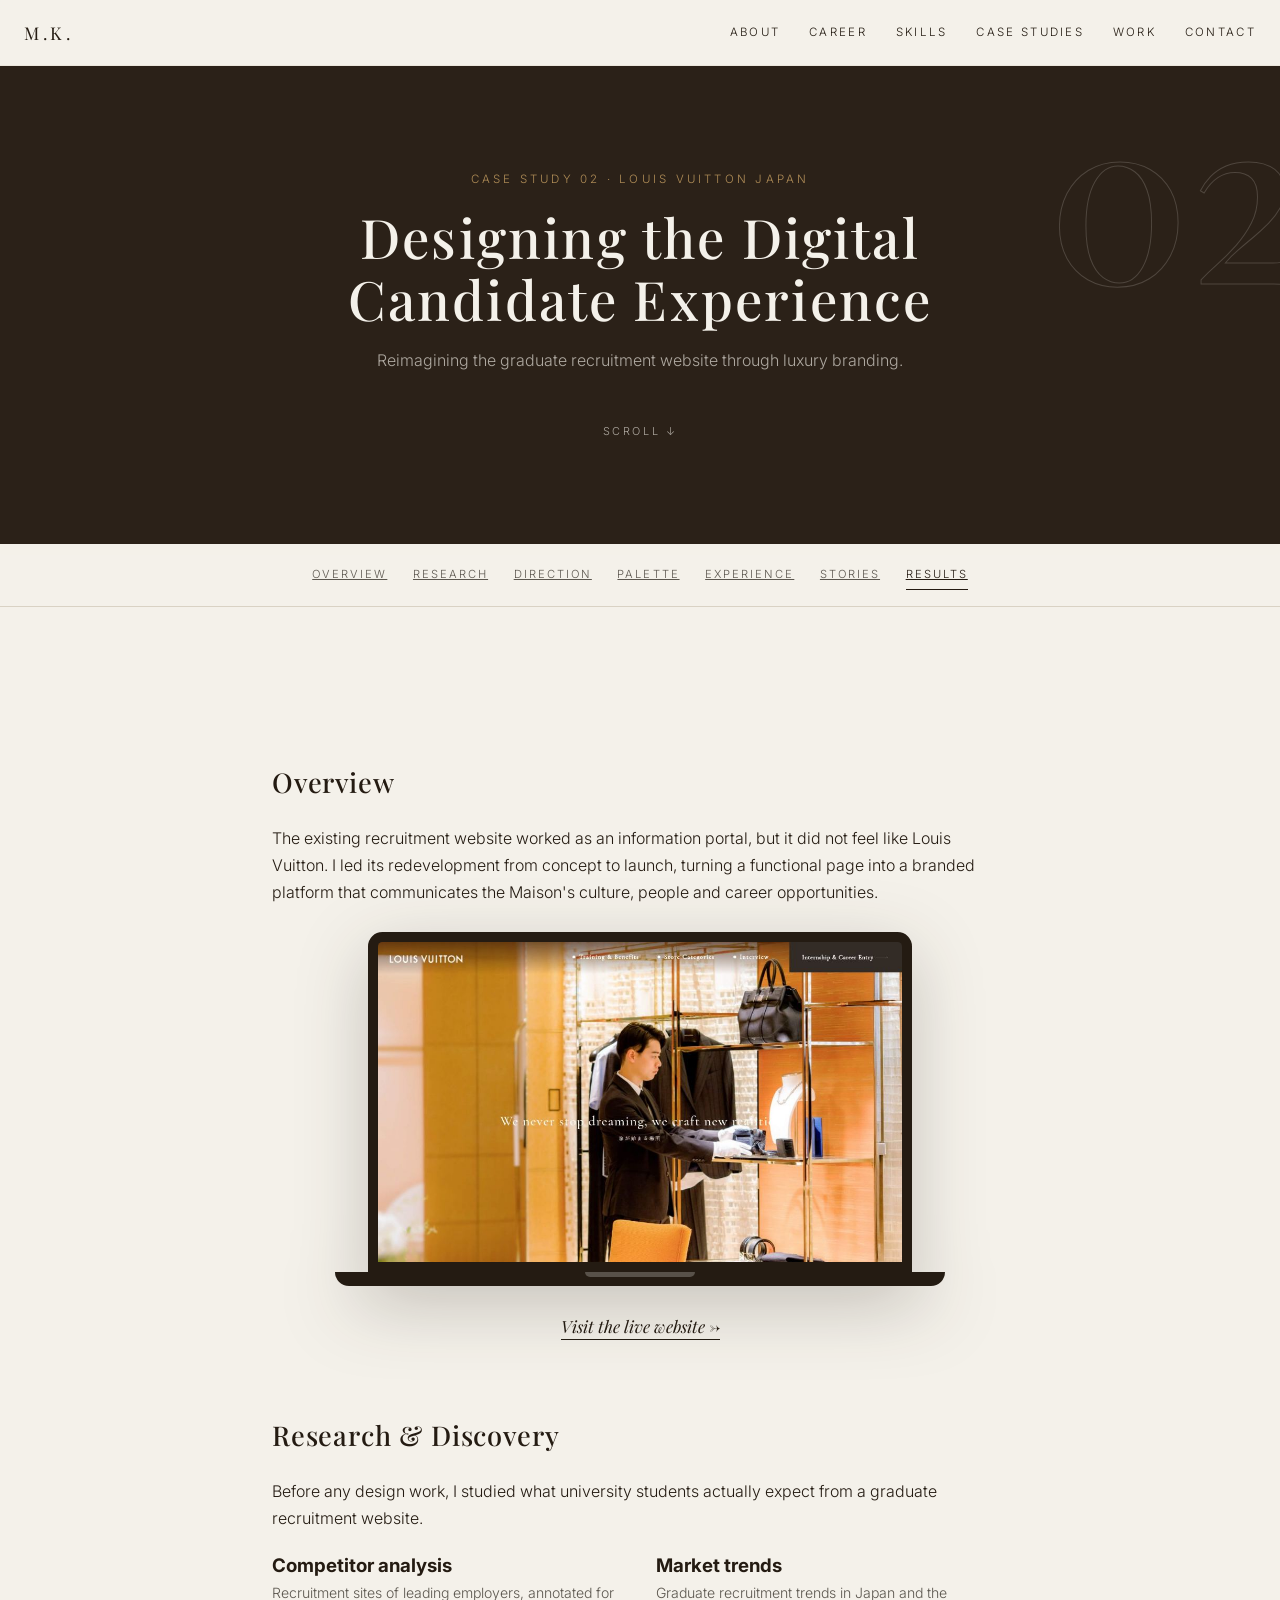
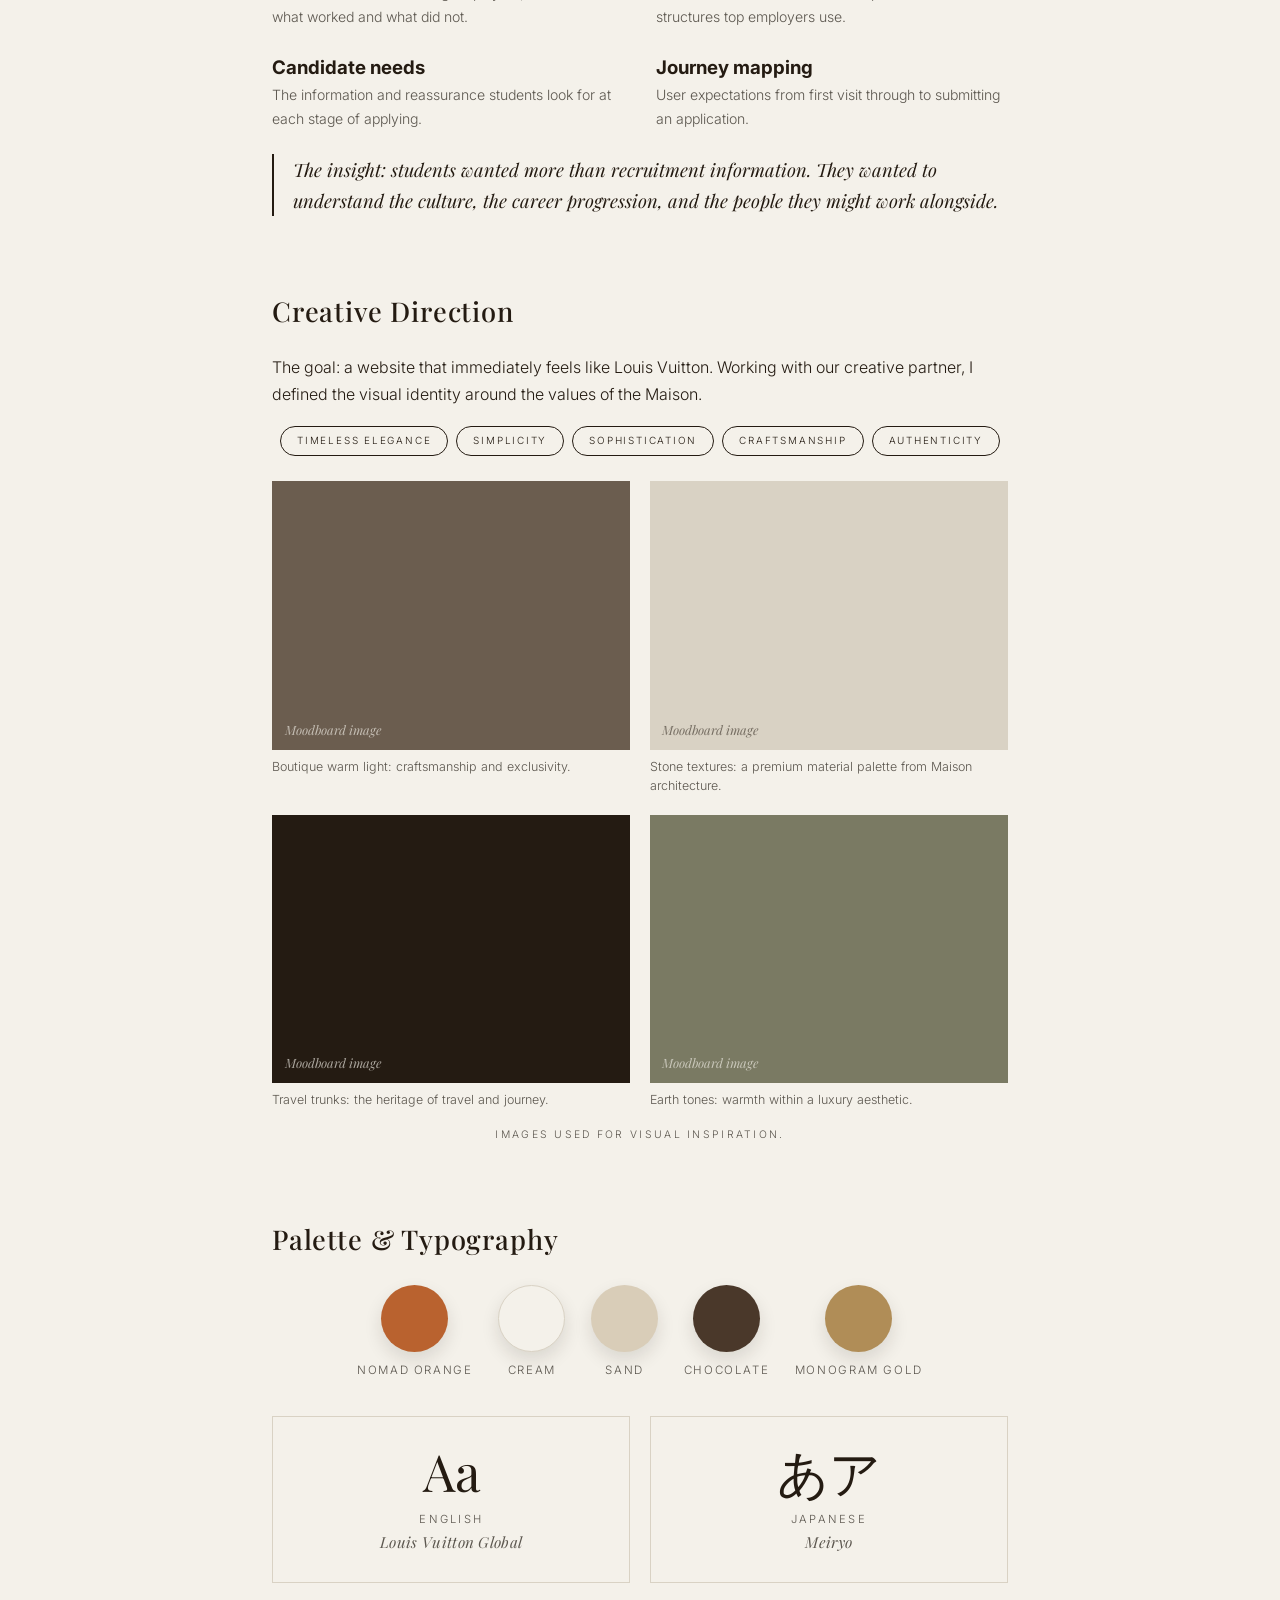
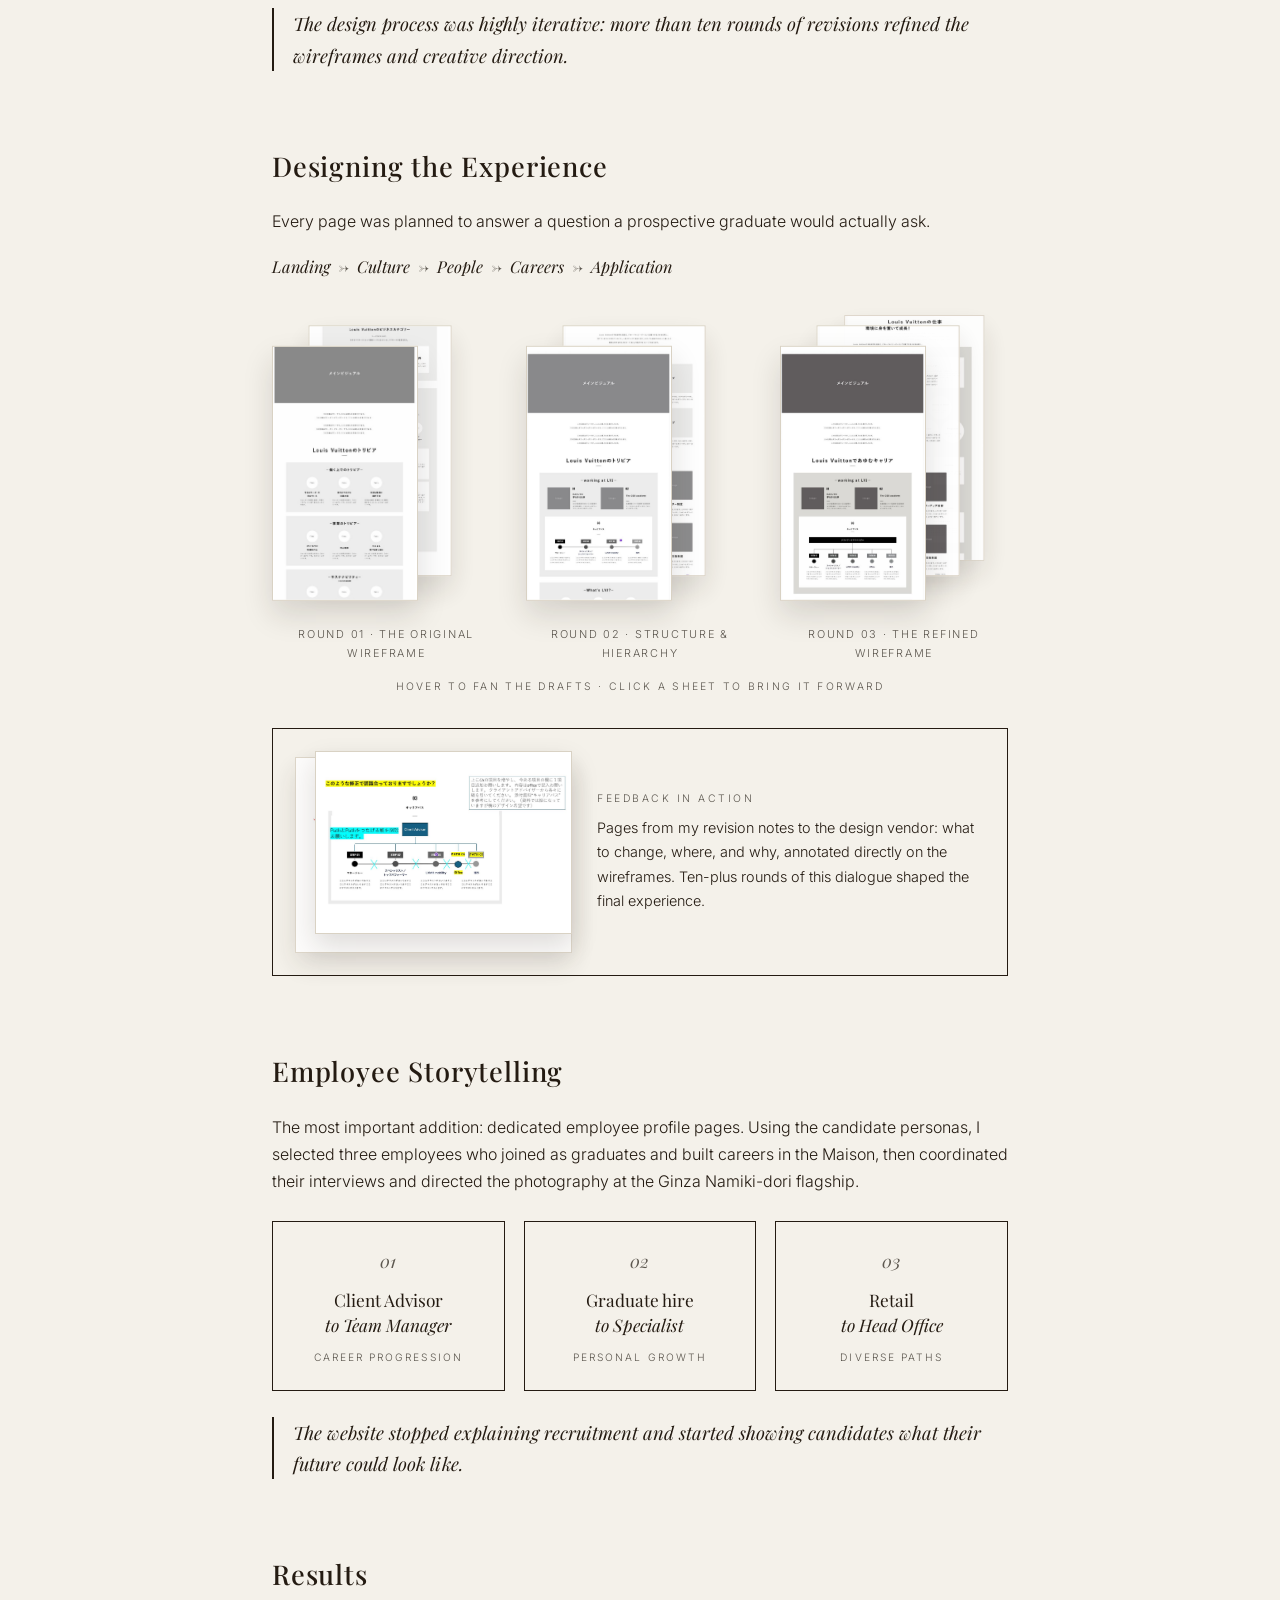
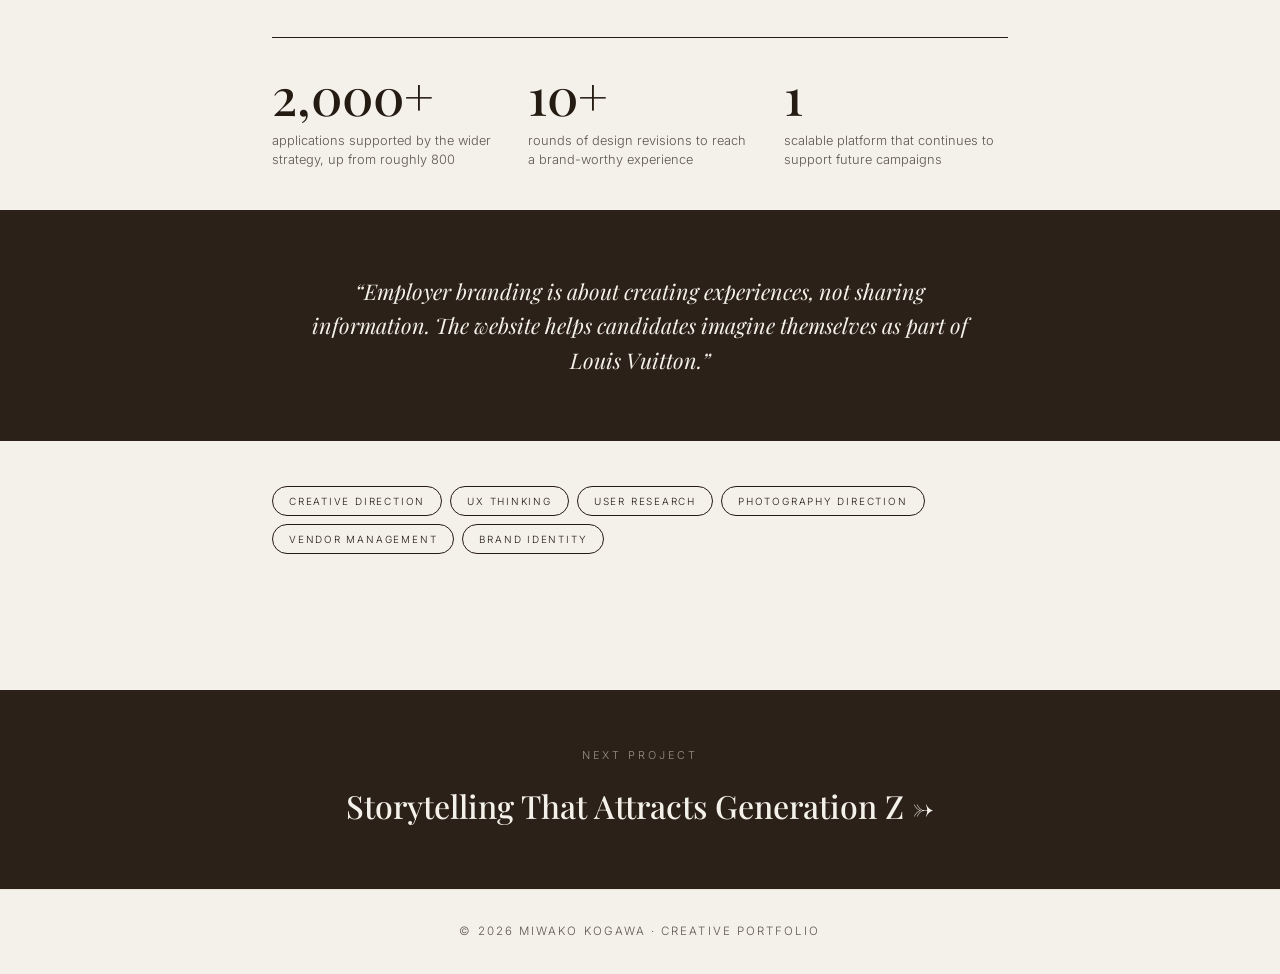
<file: case-study-02.html>
<!DOCTYPE html>
<html lang="en">
<head>
  <meta charset="UTF-8">
  <meta name="viewport" content="width=device-width, initial-scale=1.0">
  <title>Designing the Digital Candidate Experience · Miwako Kogawa</title>
  <meta name="description" content="Case study: reimagining Louis Vuitton Japan's graduate recruitment website through luxury branding, from moodboard to launch.">
  <meta name="theme-color" content="#F4F1EA">
  <meta property="og:type" content="article">
  <meta property="og:title" content="Designing the Digital Candidate Experience · Miwako Kogawa">
  <meta property="og:description" content="Reimagining Louis Vuitton Japan's graduate recruitment website through luxury branding, from moodboard to launch.">
  <meta property="og:url" content="https://82ycsmmb68-stack.github.io/portfolio-/case-study-02.html">
  <meta name="twitter:card" content="summary">
  <link rel="icon" type="image/svg+xml" href="images/favicon.svg">
  <link rel="preconnect" href="https://fonts.googleapis.com">
  <link rel="preconnect" href="https://fonts.gstatic.com" crossorigin>
  <link href="https://fonts.googleapis.com/css2?family=Playfair+Display:ital,wght@0,400;0,500;0,600;1,400;1,500&family=Inter:wght@300;400;500&display=swap" rel="stylesheet">
  <link rel="stylesheet" href="css/style.css?v=40">
  <script src="js/main.js?v=13" defer></script>
</head>
<body class="cs-page">

  <!-- ============ NAV ============ -->
  <header class="nav">
    <a class="nav__logo" href="index.html">M.K.</a>
    <nav class="nav__links">
      <a href="index.html#about">About</a>
      <a href="index.html#timeline">Career</a>
      <a href="index.html#skills">Skills</a>
      <a href="index.html#case-studies">Case Studies</a>
      <a href="index.html#creative-work">Work</a>
      <a href="index.html#contact">Contact</a>
    </nav>
  </header>

  <!-- ============ HERO ============ -->
  <section class="section case-numbered" id="top" style="--case-no: '02'">
    <p class="eyebrow eyebrow--center">Case Study 02 · Louis Vuitton Japan</p>
    <h1 class="heading heading--center">Designing the Digital<br>Candidate Experience</h1>
    <p class="section__lede">Reimagining the graduate recruitment website through luxury branding.</p>
    <p class="cs-scrolldown">Scroll ↓</p>
  </section>

  <!-- ============ CHAPTER NAV ============ -->
  <nav class="deck__tabs cs-nav" aria-label="Case study chapters">
    <a class="deck__tab" href="#overview">Overview</a>
    <a class="deck__tab" href="#research">Research</a>
    <a class="deck__tab" href="#direction">Direction</a>
    <a class="deck__tab" href="#palette">Palette</a>
    <a class="deck__tab" href="#experience">Experience</a>
    <a class="deck__tab" href="#stories">Stories</a>
    <a class="deck__tab" href="#results">Results</a>
  </nav>

  <section class="section">

    <article class="cs-chapter" id="overview">
      <h2 class="deck__page-title">Overview</h2>
      <p>The existing recruitment website worked as an information portal, but it
        did not feel like Louis Vuitton. I led its redevelopment from concept to
        launch, turning a functional page into a branded platform that communicates
        the Maison's culture, people and career opportunities.</p>
      <div class="laptop laptop--deck">
        <div class="laptop__screen">
          <img src="images/case-study-site.jpg" alt="Full-page view of the recruitment website I led from concept to launch">
        </div>
        <div class="laptop__base"></div>
      </div>
      <p class="case__device-caption">
        <a href="https://job.mynavi.jp/conts/n/psp/27/54406_27LVJ/" target="_blank" rel="noopener">Visit the live website&nbsp;→</a>
      </p>
    </article>

    <article class="cs-chapter" id="research">
      <h2 class="deck__page-title">Research &amp; Discovery</h2>
      <p>Before any design work, I studied what university students actually expect
        from a graduate recruitment website.</p>
      <div class="deck__workstreams">
        <div class="workstream">
          <h3>Competitor analysis</h3>
          <p>Recruitment sites of leading employers, annotated for what worked and what did not.</p>
        </div>
        <div class="workstream">
          <h3>Market trends</h3>
          <p>Graduate recruitment trends in Japan and the structures top employers use.</p>
        </div>
        <div class="workstream">
          <h3>Candidate needs</h3>
          <p>The information and reassurance students look for at each stage of applying.</p>
        </div>
        <div class="workstream">
          <h3>Journey mapping</h3>
          <p>User expectations from first visit through to submitting an application.</p>
        </div>
      </div>
      <p class="deck__insight">The insight: students wanted more than recruitment information. They
        wanted to understand the culture, the career progression, and the people
        they might work alongside.</p>
    </article>

    <article class="cs-chapter" id="direction">
      <h2 class="deck__page-title">Creative Direction</h2>
      <p>The goal: a website that immediately feels like Louis Vuitton. Working with
        our creative partner, I defined the visual identity around the values of the
        Maison.</p>
      <div class="persona__traits deck__values">
        <span class="pill pill--static">Timeless elegance</span>
        <span class="pill pill--static">Simplicity</span>
        <span class="pill pill--static">Sophistication</span>
        <span class="pill pill--static">Craftsmanship</span>
        <span class="pill pill--static">Authenticity</span>
      </div>
      <div class="mood">
        <figure class="mood__tile">
          <div class="photo tone-2"><span class="photo__label photo__label--light">Moodboard image</span></div>
          <figcaption>Boutique warm light: craftsmanship and exclusivity.</figcaption>
        </figure>
        <figure class="mood__tile">
          <div class="photo tone-4"><span class="photo__label">Moodboard image</span></div>
          <figcaption>Stone textures: a premium material palette from Maison architecture.</figcaption>
        </figure>
        <figure class="mood__tile">
          <div class="photo tone-1"><span class="photo__label photo__label--light">Moodboard image</span></div>
          <figcaption>Travel trunks: the heritage of travel and journey.</figcaption>
        </figure>
        <figure class="mood__tile">
          <div class="photo tone-3"><span class="photo__label photo__label--light">Moodboard image</span></div>
          <figcaption>Earth tones: warmth within a luxury aesthetic.</figcaption>
        </figure>
      </div>
      <p class="mood__note">Images used for visual inspiration.</p>
    </article>

    <article class="cs-chapter" id="palette">
      <h2 class="deck__page-title">Palette &amp; Typography</h2>
      <div class="swatches">
        <div class="swatch"><span class="swatch__chip" style="--c: #B9622F"></span>Nomad Orange</div>
        <div class="swatch"><span class="swatch__chip" style="--c: #F4F1EA; border: 1px solid #D9D2C4"></span>Cream</div>
        <div class="swatch"><span class="swatch__chip" style="--c: #D9CDB8"></span>Sand</div>
        <div class="swatch"><span class="swatch__chip" style="--c: #4A382A"></span>Chocolate</div>
        <div class="swatch"><span class="swatch__chip" style="--c: #B08D57"></span>Monogram Gold</div>
      </div>
      <div class="type-specimens">
        <div class="type-specimen">
          <span class="type-specimen__sample">Aa</span>
          <p class="type-specimen__meta">English<br><em>Louis Vuitton Global</em></p>
        </div>
        <div class="type-specimen">
          <span class="type-specimen__sample">あア</span>
          <p class="type-specimen__meta">Japanese<br><em>Meiryo</em></p>
        </div>
      </div>
      <p class="deck__insight">The design process was highly iterative: more than ten rounds of
        revisions refined the wireframes and creative direction.</p>
    </article>

    <article class="cs-chapter" id="experience">
      <h2 class="deck__page-title">Designing the Experience</h2>
      <p>Every page was planned to answer a question a prospective graduate would
        actually ask.</p>
      <div class="journey">
        <span>Landing</span><span>Culture</span><span>People</span><span>Careers</span><span>Application</span>
      </div>
      <div class="wf-stacks">
        <figure class="wf-stack">
          <div class="wf-stack__pile">
            <div class="wf-img wf-img--back1"><img src="images/wf-r1-b.jpg?v=2" alt="First draft wireframe, lower sections"></div>
            <div class="wf-img wf-img--front"><img src="images/wf-r1-a.jpg?v=2" alt="First draft wireframe, top page"></div>
          </div>
          <figcaption>Round 01 · the original wireframe</figcaption>
        </figure>
        <figure class="wf-stack">
          <div class="wf-stack__pile">
            <div class="wf-img wf-img--back1"><img src="images/wf-r2-b.jpg?v=2" alt="Second draft wireframe, skills section before revision"></div>
            <div class="wf-img wf-img--front"><img src="images/wf-r2-a.jpg?v=2" alt="Second draft wireframe, top page with flat career timeline"></div>
          </div>
          <figcaption>Round 02 · structure &amp; hierarchy</figcaption>
        </figure>
        <figure class="wf-stack">
          <div class="wf-stack__pile">
            <div class="wf-img wf-img--back2"><img src="images/wf-r3-c.jpg?v=2" alt="Third draft wireframe, business categories section"></div>
            <div class="wf-img wf-img--back1"><img src="images/wf-r3-b.jpg?v=2" alt="Third draft wireframe, revised skills diagram"></div>
            <div class="wf-img wf-img--front"><img src="images/wf-r3-a.jpg?v=2" alt="Third draft wireframe, top page with revised career path tree"></div>
          </div>
          <figcaption>Round 03 · the refined wireframe</figcaption>
        </figure>
      </div>
      <p class="mood__note">Hover to fan the drafts · click a sheet to bring it forward</p>
      <div class="wf-feedback">
        <div class="wf-feedback__pile">
          <img class="wf-feedback__slide wf-feedback__slide--back" src="images/wf-feedback-2.jpg" alt="Annotated revision notes on the store schedule wireframe">
          <img class="wf-feedback__slide" src="images/wf-feedback-1.jpg" alt="Annotated revision notes directing changes to the career path wireframe">
        </div>
        <div class="wf-feedback__text">
          <p class="wf-feedback__label">Feedback in action</p>
          <p>Pages from my revision notes to the design vendor: what to change,
            where, and why, annotated directly on the wireframes. Ten-plus rounds
            of this dialogue shaped the final experience.</p>
        </div>
      </div>
    </article>

    <article class="cs-chapter" id="stories">
      <h2 class="deck__page-title">Employee Storytelling</h2>
      <p>The most important addition: dedicated employee profile pages. Using the
        candidate personas, I selected three employees who joined as graduates and
        built careers in the Maison, then coordinated their interviews and directed
        the photography at the Ginza Namiki-dori flagship.</p>
      <div class="profiles">
        <div class="profile">
          <span class="profile__number">01</span>
          <p class="profile__path">Client Advisor<br><em>to Team Manager</em></p>
          <p class="profile__note">Career progression</p>
        </div>
        <div class="profile">
          <span class="profile__number">02</span>
          <p class="profile__path">Graduate hire<br><em>to Specialist</em></p>
          <p class="profile__note">Personal growth</p>
        </div>
        <div class="profile">
          <span class="profile__number">03</span>
          <p class="profile__path">Retail<br><em>to Head Office</em></p>
          <p class="profile__note">Diverse paths</p>
        </div>
      </div>
      <p class="deck__insight">The website stopped explaining recruitment and started showing
        candidates what their future could look like.</p>
    </article>

    <article class="cs-chapter" id="results">
      <h2 class="deck__page-title">Results</h2>
      <div class="case__stats">
        <div class="stat">
          <span class="stat__number">2,000+</span>
          <span class="stat__caption">applications supported by the wider strategy, up from roughly 800</span>
        </div>
        <div class="stat">
          <span class="stat__number">10+</span>
          <span class="stat__caption">rounds of design revisions to reach a brand-worthy experience</span>
        </div>
        <div class="stat">
          <span class="stat__number">1</span>
          <span class="stat__caption">scalable platform that continues to support future campaigns</span>
        </div>
      </div>
      <div class="cs-quote">
        <p class="deck__quote"><em>“Employer branding is about creating experiences, not sharing
          information. The website helps candidates imagine themselves as part of
          Louis Vuitton.”</em></p>
      </div>
      <div class="deck__skills">
        <span class="pill pill--static">Creative Direction</span>
        <span class="pill pill--static">UX Thinking</span>
        <span class="pill pill--static">User Research</span>
        <span class="pill pill--static">Photography Direction</span>
        <span class="pill pill--static">Vendor Management</span>
        <span class="pill pill--static">Brand Identity</span>
      </div>
    </article>

  </section>

  <a class="cs-next" href="case-study-03.html">
    <span class="cs-next__label">Next Project</span>
    <span class="cs-next__title">Storytelling That Attracts Generation Z →</span>
  </a>

  <footer class="footer">
    <p>© 2026 Miwako Kogawa · Creative Portfolio</p>
  </footer>

</body>
</html>
</file>
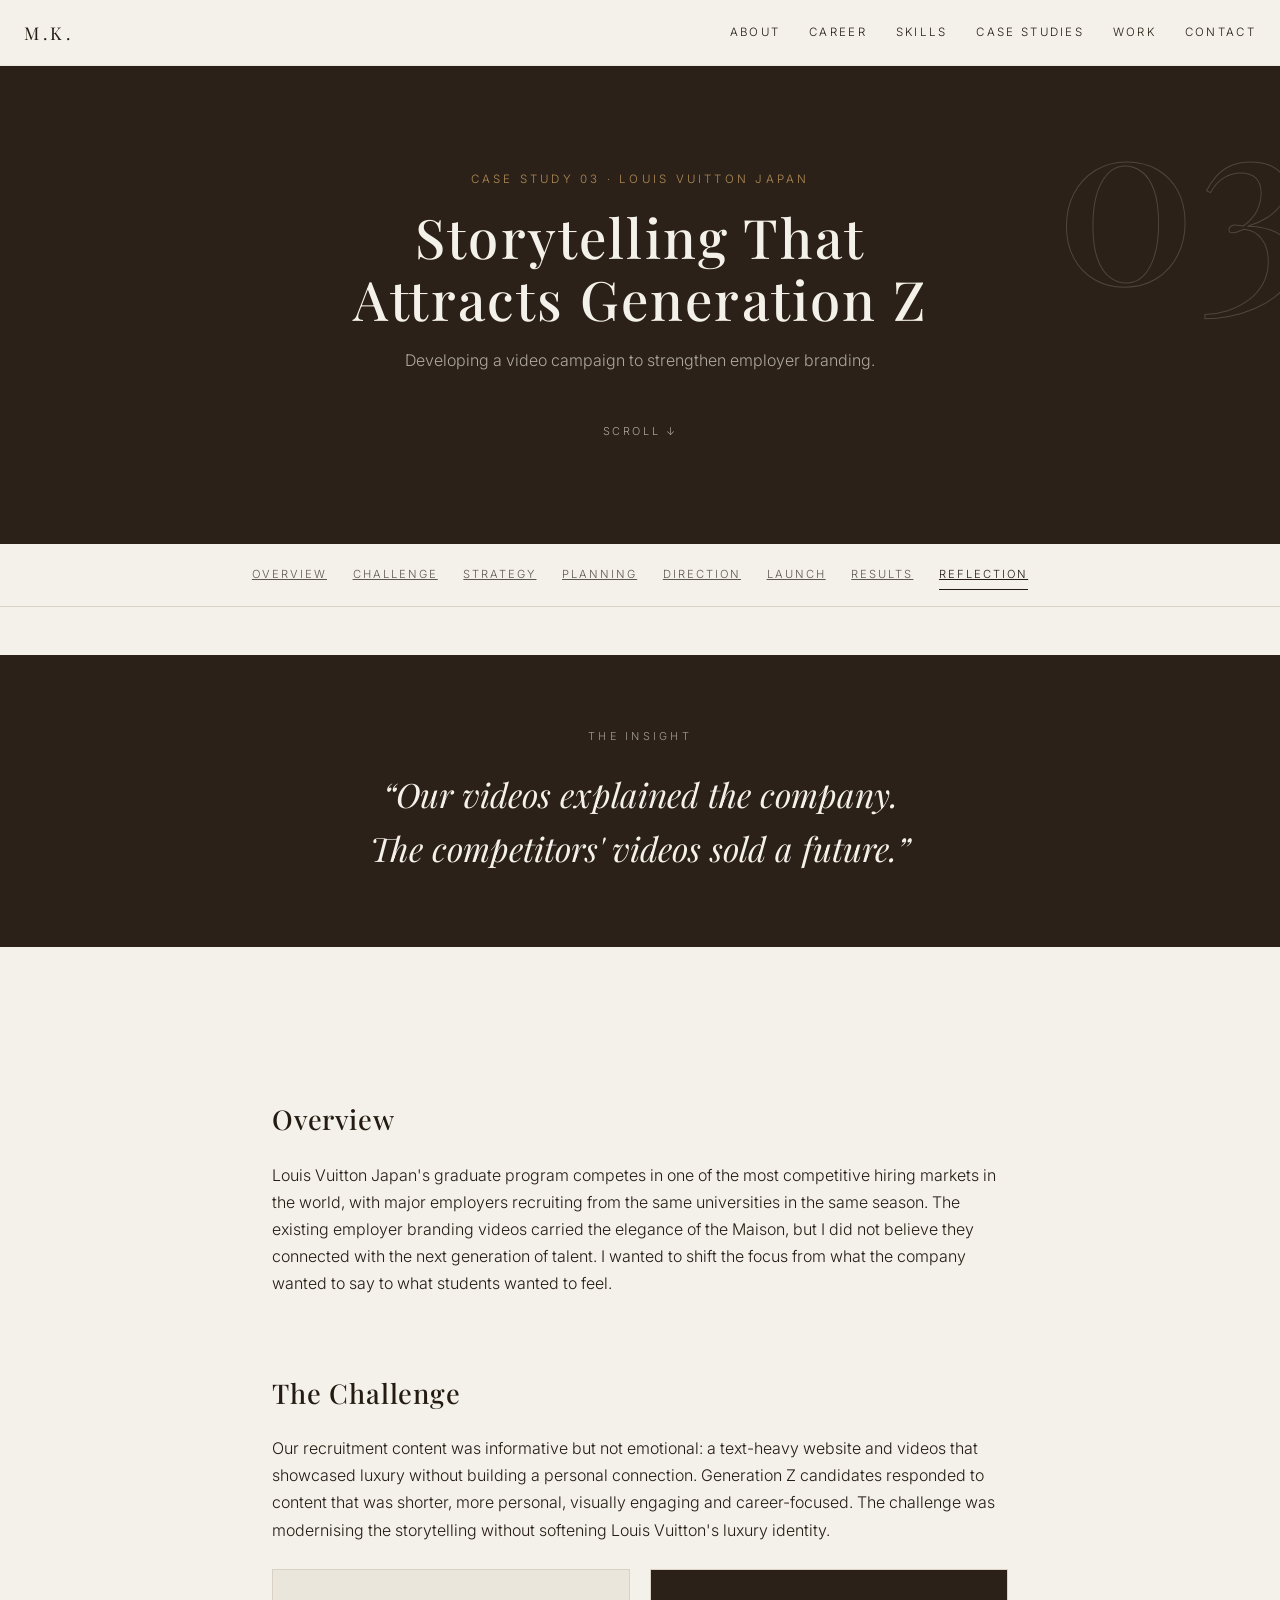
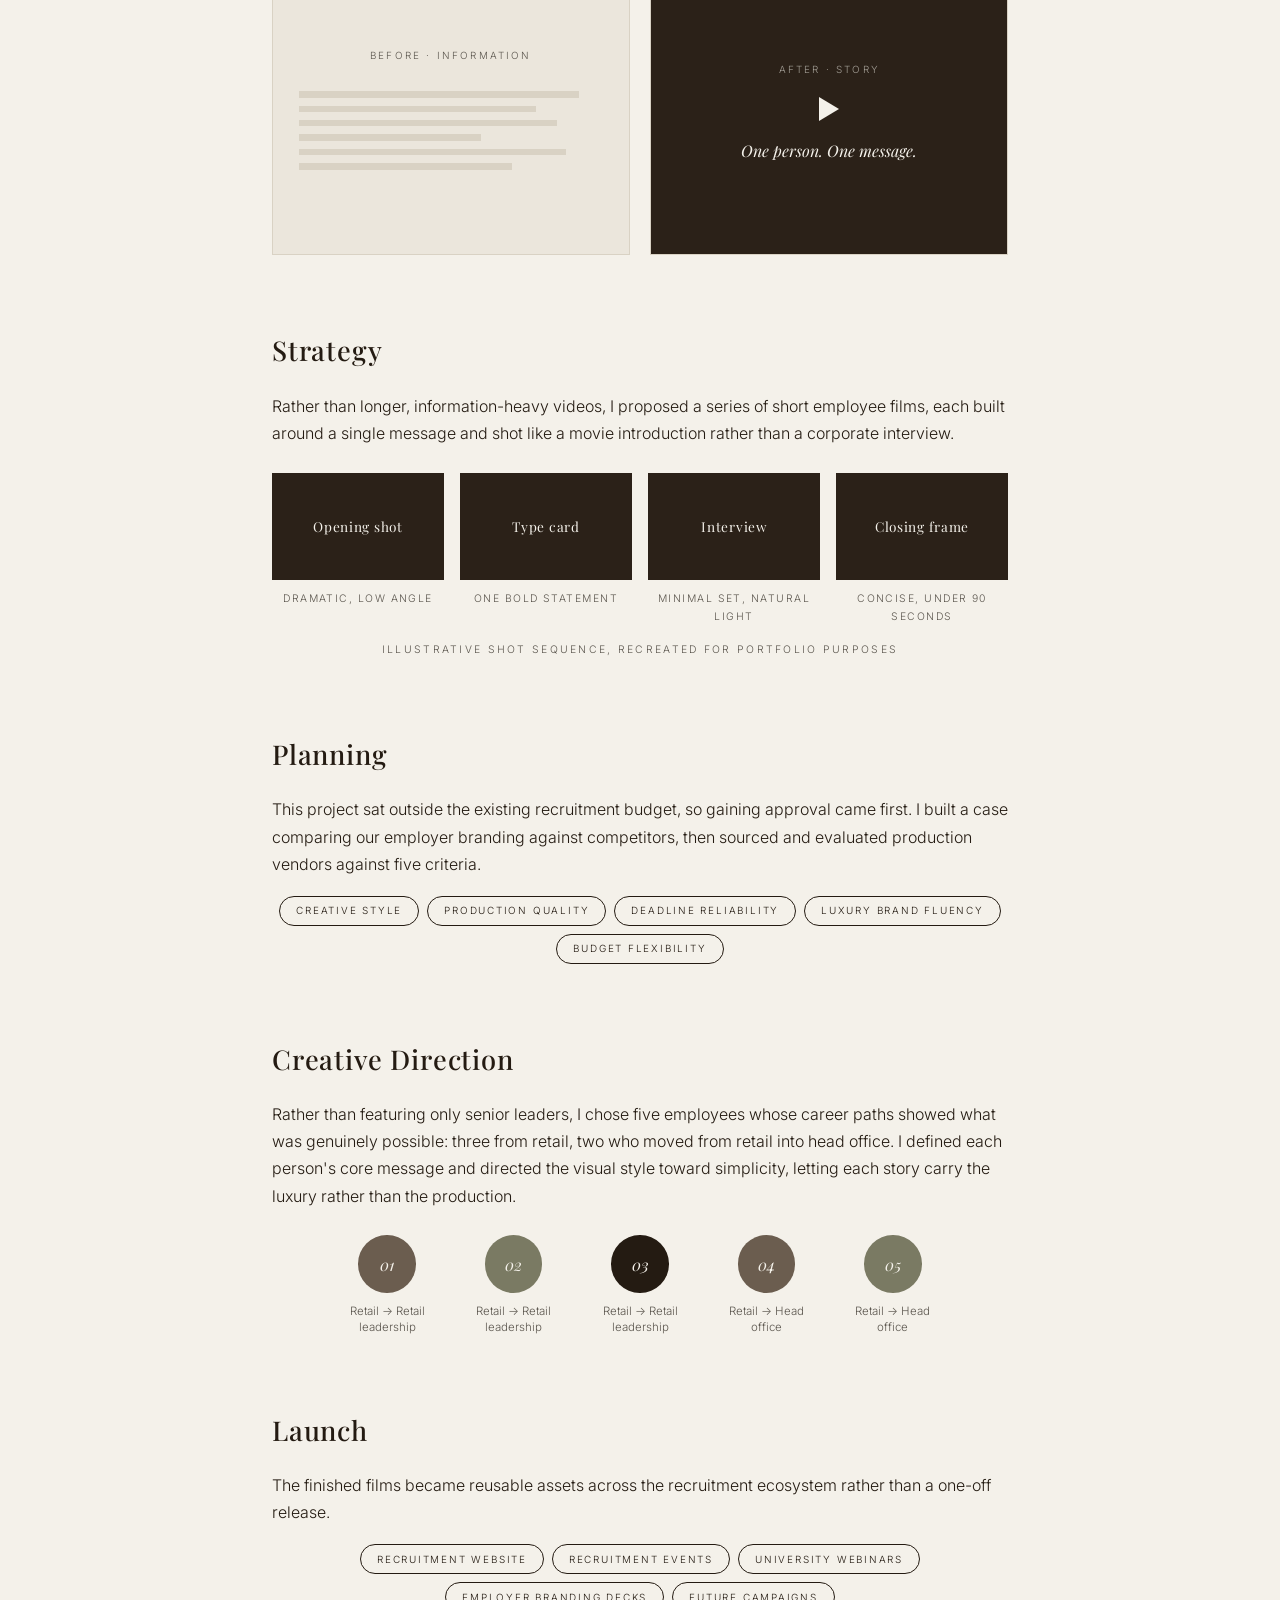
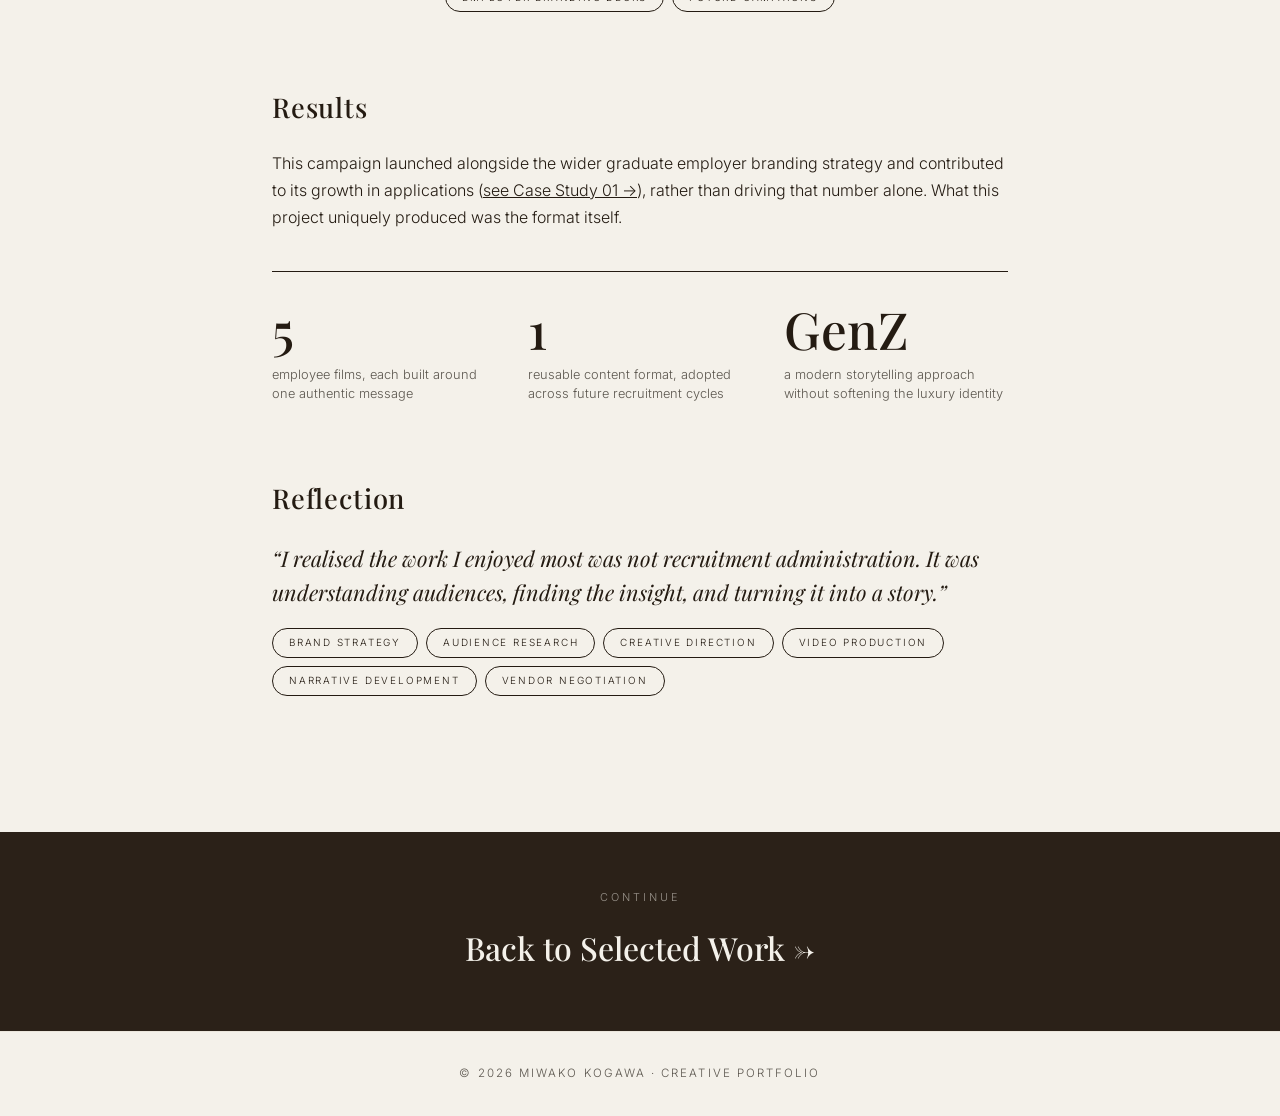
<file: case-study-03.html>
<!DOCTYPE html>
<html lang="en">
<head>
  <meta charset="UTF-8">
  <meta name="viewport" content="width=device-width, initial-scale=1.0">
  <title>Storytelling That Attracts Generation Z · Miwako Kogawa</title>
  <meta name="description" content="Case study: developing a video campaign to strengthen Louis Vuitton Japan's employer branding among Generation Z graduates.">
  <meta name="theme-color" content="#F4F1EA">
  <meta property="og:type" content="article">
  <meta property="og:title" content="Storytelling That Attracts Generation Z · Miwako Kogawa">
  <meta property="og:description" content="Developing a video campaign to strengthen Louis Vuitton Japan's employer branding among Generation Z graduates.">
  <meta property="og:url" content="https://82ycsmmb68-stack.github.io/portfolio-/case-study-03.html">
  <meta name="twitter:card" content="summary">
  <link rel="icon" type="image/svg+xml" href="images/favicon.svg">
  <link rel="preconnect" href="https://fonts.googleapis.com">
  <link rel="preconnect" href="https://fonts.gstatic.com" crossorigin>
  <link href="https://fonts.googleapis.com/css2?family=Playfair+Display:ital,wght@0,400;0,500;0,600;1,400;1,500&family=Inter:wght@300;400;500&display=swap" rel="stylesheet">
  <link rel="stylesheet" href="css/style.css?v=40">
  <script src="js/main.js?v=13" defer></script>
</head>
<body class="cs-page">

  <!-- ============ NAV ============ -->
  <header class="nav">
    <a class="nav__logo" href="index.html">M.K.</a>
    <nav class="nav__links">
      <a href="index.html#about">About</a>
      <a href="index.html#timeline">Career</a>
      <a href="index.html#skills">Skills</a>
      <a href="index.html#case-studies">Case Studies</a>
      <a href="index.html#creative-work">Work</a>
      <a href="index.html#contact">Contact</a>
    </nav>
  </header>

  <!-- ============ HERO ============ -->
  <section class="section case-numbered" id="top" style="--case-no: '03'">
    <p class="eyebrow eyebrow--center">Case Study 03 · Louis Vuitton Japan</p>
    <h1 class="heading heading--center">Storytelling That<br>Attracts Generation Z</h1>
    <p class="section__lede">Developing a video campaign to strengthen employer branding.</p>
    <p class="cs-scrolldown">Scroll ↓</p>
  </section>

  <!-- ============ CHAPTER NAV ============ -->
  <nav class="deck__tabs cs-nav" aria-label="Case study chapters">
    <a class="deck__tab" href="#overview">Overview</a>
    <a class="deck__tab" href="#challenge">Challenge</a>
    <a class="deck__tab" href="#strategy">Strategy</a>
    <a class="deck__tab" href="#planning">Planning</a>
    <a class="deck__tab" href="#direction">Direction</a>
    <a class="deck__tab" href="#launch">Launch</a>
    <a class="deck__tab" href="#results">Results</a>
    <a class="deck__tab" href="#reflection">Reflection</a>
  </nav>

  <div class="reel__titlecard">
    <p class="reel__titlecard-label">The insight</p>
    <p class="reel__titlecard-quote">“Our videos explained the company.<br>The competitors' videos sold a future.”</p>
  </div>

  <section class="section">

    <article class="cs-chapter" id="overview">
      <h2 class="deck__page-title">Overview</h2>
      <p>Louis Vuitton Japan's graduate program competes in one of the most
        competitive hiring markets in the world, with major employers recruiting
        from the same universities in the same season. The existing employer
        branding videos carried the elegance of the Maison, but I did not believe
        they connected with the next generation of talent. I wanted to shift the
        focus from what the company wanted to say to what students wanted to
        feel.</p>
    </article>

    <article class="cs-chapter" id="challenge">
      <h2 class="deck__page-title">The Challenge</h2>
      <p>Our recruitment content was informative but not emotional: a
        text-heavy website and videos that showcased luxury without building a
        personal connection. Generation Z candidates responded to content that
        was shorter, more personal, visually engaging and career-focused. The
        challenge was modernising the storytelling without softening Louis
        Vuitton's luxury identity.</p>
      <div class="reel__compare">
        <div class="reel__panel reel__panel--before">
          <p class="reel__panel-label">Before · information</p>
          <div class="reel__lines">
            <i style="width:92%"></i><i style="width:78%"></i><i style="width:85%"></i>
            <i style="width:60%"></i><i style="width:88%"></i><i style="width:70%"></i>
          </div>
        </div>
        <div class="reel__panel reel__panel--after">
          <p class="reel__panel-label">After · story</p>
          <span class="reel__play" aria-hidden="true"></span>
          <p class="reel__panel-caption">One person. One message.</p>
        </div>
      </div>
    </article>

    <article class="cs-chapter" id="strategy">
      <h2 class="deck__page-title">Strategy</h2>
      <p>Rather than longer, information-heavy videos, I proposed a series of
        short employee films, each built around a single message and shot like a
        movie introduction rather than a corporate interview.</p>
      <div class="storyboard">
        <figure class="storyboard__frame">
          <div class="storyboard__visual"><span>Opening shot</span></div>
          <figcaption>Dramatic, low angle</figcaption>
        </figure>
        <figure class="storyboard__frame">
          <div class="storyboard__visual"><span>Type card</span></div>
          <figcaption>One bold statement</figcaption>
        </figure>
        <figure class="storyboard__frame">
          <div class="storyboard__visual"><span>Interview</span></div>
          <figcaption>Minimal set, natural light</figcaption>
        </figure>
        <figure class="storyboard__frame">
          <div class="storyboard__visual"><span>Closing frame</span></div>
          <figcaption>Concise, under 90 seconds</figcaption>
        </figure>
      </div>
      <p class="mood__note">Illustrative shot sequence, recreated for portfolio purposes</p>
    </article>

    <article class="cs-chapter" id="planning">
      <h2 class="deck__page-title">Planning</h2>
      <p>This project sat outside the existing recruitment budget, so gaining
        approval came first. I built a case comparing our employer branding
        against competitors, then sourced and evaluated production vendors
        against five criteria.</p>
      <div class="persona__traits">
        <span class="pill pill--static">Creative style</span>
        <span class="pill pill--static">Production quality</span>
        <span class="pill pill--static">Deadline reliability</span>
        <span class="pill pill--static">Luxury brand fluency</span>
        <span class="pill pill--static">Budget flexibility</span>
      </div>
    </article>

    <article class="cs-chapter" id="direction">
      <h2 class="deck__page-title">Creative Direction</h2>
      <p>Rather than featuring only senior leaders, I chose five employees whose
        career paths showed what was genuinely possible: three from retail, two
        who moved from retail into head office. I defined each person's core
        message and directed the visual style toward simplicity, letting each
        story carry the luxury rather than the production.</p>
      <div class="cast-row">
        <div class="cast-item"><span class="cast-avatar tone-2">01</span><p>Retail → Retail leadership</p></div>
        <div class="cast-item"><span class="cast-avatar tone-3">02</span><p>Retail → Retail leadership</p></div>
        <div class="cast-item"><span class="cast-avatar tone-1">03</span><p>Retail → Retail leadership</p></div>
        <div class="cast-item"><span class="cast-avatar tone-2">04</span><p>Retail → Head office</p></div>
        <div class="cast-item"><span class="cast-avatar tone-3">05</span><p>Retail → Head office</p></div>
      </div>
    </article>

    <article class="cs-chapter" id="launch">
      <h2 class="deck__page-title">Launch</h2>
      <p>The finished films became reusable assets across the recruitment
        ecosystem rather than a one-off release.</p>
      <div class="persona__traits">
        <span class="pill pill--static">Recruitment website</span>
        <span class="pill pill--static">Recruitment events</span>
        <span class="pill pill--static">University webinars</span>
        <span class="pill pill--static">Employer branding decks</span>
        <span class="pill pill--static">Future campaigns</span>
      </div>
    </article>

    <article class="cs-chapter" id="results">
      <h2 class="deck__page-title">Results</h2>
      <p>This campaign launched alongside the wider graduate employer branding
        strategy and contributed to its growth in applications
        (<a href="case-study-01.html#results">see Case Study 01&nbsp;→</a>), rather than driving
        that number alone. What this project uniquely produced was the format
        itself.</p>
      <div class="case__stats">
        <div class="stat">
          <span class="stat__number">5</span>
          <span class="stat__caption">employee films, each built around one authentic message</span>
        </div>
        <div class="stat">
          <span class="stat__number">1</span>
          <span class="stat__caption">reusable content format, adopted across future recruitment cycles</span>
        </div>
        <div class="stat">
          <span class="stat__number">GenZ</span>
          <span class="stat__caption">a modern storytelling approach without softening the luxury identity</span>
        </div>
      </div>
    </article>

    <article class="cs-chapter" id="reflection">
      <h2 class="deck__page-title">Reflection</h2>
      <p class="deck__quote"><em>“I realised the work I enjoyed most was not recruitment
        administration. It was understanding audiences, finding the insight, and
        turning it into a story.”</em></p>
      <div class="deck__skills">
        <span class="pill pill--static">Brand Strategy</span>
        <span class="pill pill--static">Audience Research</span>
        <span class="pill pill--static">Creative Direction</span>
        <span class="pill pill--static">Video Production</span>
        <span class="pill pill--static">Narrative Development</span>
        <span class="pill pill--static">Vendor Negotiation</span>
      </div>
    </article>

  </section>

  <a class="cs-next" href="index.html#creative-work">
    <span class="cs-next__label">Continue</span>
    <span class="cs-next__title">Back to Selected Work →</span>
  </a>

  <footer class="footer">
    <p>© 2026 Miwako Kogawa · Creative Portfolio</p>
  </footer>

</body>
</html>
</file>
<file: css/style.css>
/* ==========================================================================
   Editorial portfolio — cream, greige, black, serif headlines
   ========================================================================== */

:root {
  --cream: #f4f1ea;
  --cream-dark: #ebe6dc;
  --greige: #d9d2c4;
  --ink: #241b12;
  --brown: #6b5d4f;
  --olive: #7a7a63;
  --muted: #5c574f;
  --espresso: #2b2118;
  --gold: #b08d57;
  --serif: "Playfair Display", Georgia, serif;
  --sans: "Inter", "Helvetica Neue", Arial, sans-serif;
}

* { box-sizing: border-box; margin: 0; padding: 0; }

html { scroll-behavior: smooth; }

body {
  background: var(--cream);
  color: var(--ink);
  font-family: var(--sans);
  font-weight: 300;
  font-size: 1rem;
  line-height: 1.7;
  -webkit-font-smoothing: antialiased;
  overflow-x: clip;
}

a { color: inherit; }

em { font-family: var(--serif); font-style: italic; }

strong { font-weight: 500; }

/* ---------- shared ---------- */

.section {
  max-width: 1100px;
  margin: 0 auto;
  padding: 6.5rem 1.5rem;
}

.heading {
  font-family: var(--serif);
  font-weight: 500;
  font-size: clamp(2.2rem, 5vw, 3.4rem);
  letter-spacing: 0.04em;
  line-height: 1.15;
  margin-bottom: 1.5rem;
}

.heading--center { text-align: center; }

.eyebrow {
  font-size: 0.72rem;
  text-transform: uppercase;
  letter-spacing: 0.28em;
  color: var(--muted);
  margin-bottom: 1rem;
}

.section__lede {
  text-align: center;
  max-width: 34rem;
  margin: -0.5rem auto 3rem;
  color: var(--muted);
}

.pill {
  display: inline-block;
  border: 1px solid var(--ink);
  border-radius: 999px;
  padding: 0.45rem 1.4rem;
  font-size: 0.72rem;
  letter-spacing: 0.18em;
  text-transform: uppercase;
  text-decoration: none;
  transition: background 0.25s, color 0.25s;
}

a.pill:hover { background: var(--ink); color: var(--cream); }

.pill--static { cursor: default; }

.pill--dark {
  background: var(--espresso);
  color: var(--cream);
  border-color: var(--espresso);
}

/* ---------- case study pages: dark pull-quote card ---------- */

.cs-quote {
  position: relative;
  left: 50%;
  right: 50%;
  width: 100vw;
  margin: 2.5rem -50vw 2.8rem;
  background: var(--espresso);
  padding: 4rem 1.5rem;
  text-align: center;
}

.cs-quote .deck__quote {
  color: var(--cream);
  max-width: 42rem;
  margin: 0 auto;
}

/* ---------- photo placeholders (swap for real images) ---------- */

.photo {
  position: relative;
  display: flex;
  align-items: flex-end;
  background: var(--greige);
  overflow: hidden;
}

.tone-1 { background: var(--ink); }
.tone-2 { background: var(--brown); }
.tone-3 { background: var(--olive); }
.tone-4 { background: var(--greige); }

.photo > img {
  position: absolute;
  inset: 0;
  width: 100%;
  height: 100%;
  object-fit: cover;
  display: block;
  filter: saturate(0.88) contrast(1.08) sepia(0.08) brightness(0.97);
}

/* the portrait is a professional headshot, not editorial imagery: keep it true-to-life */
.about__photo > img { filter: none; }

/* finished graphic design work: show true to its original colors, not documentary photography */
.photo--poster > img { filter: none; }

.photo__label {
  font-family: var(--serif);
  font-style: italic;
  font-size: 0.8rem;
  color: rgba(36, 27, 18, 0.55);
  padding: 0.6rem 0.8rem;
}

.tone-1 .photo__label,
.tone-2 .photo__label,
.tone-3 .photo__label,
.photo__label--light { color: rgba(244, 241, 234, 0.65); }

/* ---------- nav ---------- */

.nav {
  position: sticky;
  top: 0;
  z-index: 10;
  display: flex;
  justify-content: space-between;
  align-items: center;
  padding: 1.1rem 1.5rem;
  background: rgba(244, 241, 234, 0.92);
  backdrop-filter: blur(6px);
  border-bottom: 1px solid var(--cream-dark);
}

.nav__logo {
  font-family: var(--serif);
  font-size: 1.1rem;
  letter-spacing: 0.2em;
  text-decoration: none;
}

.nav__links {
  display: flex;
  gap: 1.8rem;
  font-size: 0.72rem;
  letter-spacing: 0.2em;
  text-transform: uppercase;
}

.nav__links a { text-decoration: none; }
.nav__links a:hover { text-decoration: underline; text-underline-offset: 4px; }

/* ---------- 1. cover ---------- */

.cover {
  position: relative;
  min-height: 92vh;
  display: flex;
  align-items: center;
  justify-content: center;
  text-align: center;
}

.photo--cover {
  position: absolute;
  inset: 0;
  overflow: hidden;
  background: var(--brown);
}

/* the photo itself, warmed and muted to fit the palette, with a slow zoom */
.photo--cover::before {
  content: "";
  position: absolute;
  inset: -3%;
  background: url("../images/cover.jpg") center/cover no-repeat;
  filter: saturate(0.58) contrast(1.12) sepia(0.2) brightness(0.9);
  transform-origin: 55% 45%;
  animation: cover-zoom 32s ease-out both;
}

/* faded wash on top: ink for legibility, cream fade into the page below */
.photo--cover::after {
  content: "";
  position: absolute;
  inset: 0;
  background:
    linear-gradient(rgba(36, 27, 18, 0.38), rgba(36, 27, 18, 0.56)),
    linear-gradient(to bottom, rgba(244, 241, 234, 0) 52%, rgba(244, 241, 234, 0.96) 100%);
}

@keyframes cover-zoom {
  from { transform: scale(1.14); }
  to   { transform: scale(1); }
}

.cover__inner { position: relative; color: var(--cream); }

.cover__name {
  font-family: var(--serif);
  font-weight: 500;
  font-size: clamp(3.2rem, 10vw, 7rem);
  letter-spacing: 0.08em;
  text-transform: uppercase;
  line-height: 1.05;
  text-shadow: 0 2px 30px rgba(36, 27, 18, 0.35);
}

/* letter-by-letter entrance (spans injected by js) */
.cover__name .ltr {
  display: inline-block;
  opacity: 0;
  transform: translateY(0.6em);
  animation: ltr-in 1.1s cubic-bezier(0.16, 0.6, 0.15, 1) forwards;
  animation-delay: var(--d, 0s);
}

@keyframes ltr-in {
  to { opacity: 1; transform: none; }
}

.cover__subtitle {
  margin: 1.4rem 0 2.2rem;
  font-size: 0.78rem;
  letter-spacing: 0.32em;
  text-transform: uppercase;
}

.cover__subtitle,
.cover .pill {
  opacity: 0;
  animation: cover-fade 1s ease forwards;
}

.cover__subtitle { animation-delay: 2.3s; }
.cover .pill { animation-delay: 2.65s; }

@keyframes cover-fade {
  from { opacity: 0; transform: translateY(12px); }
  to   { opacity: 1; transform: none; }
}

.cover .pill { border-color: var(--cream); color: var(--cream); }
.cover a.pill:hover { background: var(--cream); color: var(--ink); }

@media (prefers-reduced-motion: reduce) {
  .photo--cover::before { animation: none; transform: scale(1.02); }
  .cover__name .ltr,
  .cover__subtitle,
  .cover .pill { opacity: 1; transform: none; animation: none; }
}

/* ---------- 2. about ---------- */

.about {
  display: grid;
  grid-template-columns: 1.2fr 1fr;
  gap: 4rem;
  align-items: center;
  background: var(--espresso);
  color: var(--cream);
  max-width: none;
}

.about > * { max-width: 100%; }

@media (min-width: 900px) {
  .about { padding-left: calc((100vw - 1100px) / 2 + 1.5rem); padding-right: calc((100vw - 1100px) / 2 + 1.5rem); }
}

.about .eyebrow { color: var(--gold); }
.about__text p { color: rgba(244, 241, 234, 0.85); }

.about__philosophy { border-top-color: rgba(244, 241, 234, 0.2); }
.about__philosophy .philosophy__quote { color: rgba(244, 241, 234, 0.6); }
.about .pill { border-color: var(--cream); color: var(--cream); }

.about__intro { margin-bottom: 1rem; font-size: 1.1rem; }

.about__text p { margin-bottom: 1.2rem; }

.photo--portrait { aspect-ratio: 3 / 4; }

.about__philosophy {
  grid-column: 1 / -1;
  text-align: center;
  margin-top: 3.5rem;
  padding-top: 3rem;
  border-top: 1px solid var(--greige);
}

.eyebrow--center { text-align: center; }

.philosophy__list {
  list-style: none;
  margin: 1.2rem 0 1.8rem;
  font-family: var(--serif);
  font-size: clamp(1.25rem, 2.6vw, 1.7rem);
  line-height: 1.9;
  letter-spacing: 0.03em;
}

.philosophy__list li:nth-child(odd) { font-weight: 500; }
.philosophy__list li:nth-child(even) { font-style: italic; }

.philosophy__quote {
  max-width: 30rem;
  margin: 0 auto;
  font-size: 0.7rem;
  letter-spacing: 0.22em;
  text-transform: uppercase;
  color: var(--muted);
  line-height: 2;
}

/* ---------- skills & software ---------- */

.skills__signature {
  display: flex;
  flex-wrap: wrap;
  justify-content: center;
  gap: 0.7rem;
  max-width: 54rem;
  margin: 0 auto 3.5rem;
}

.skills__groups {
  display: grid;
  grid-template-columns: repeat(3, 1fr);
  gap: 2.5rem 3rem;
}

/* ---------- accordion: hard / soft skills ---------- */

.accordion {
  max-width: 56rem;
  margin: 0 auto;
  border-top: 1px solid var(--ink);
}

.accordion__item { border-bottom: 1px solid var(--ink); }

.accordion__trigger {
  width: 100%;
  display: flex;
  align-items: baseline;
  gap: 1rem;
  background: none;
  border: none;
  cursor: pointer;
  padding: 1.6rem 0.2rem;
  text-align: left;
  font-family: inherit;
  color: var(--ink);
}

.accordion__label {
  font-family: var(--serif);
  font-weight: 500;
  font-size: clamp(1.3rem, 3vw, 1.7rem);
}

.accordion__meta {
  flex: 1;
  font-size: 0.78rem;
  color: var(--muted);
}

.accordion__icon {
  position: relative;
  width: 0.9rem;
  height: 0.9rem;
  flex-shrink: 0;
}

.accordion__icon::before,
.accordion__icon::after {
  content: "";
  position: absolute;
  background: var(--ink);
  transition: transform 0.3s ease;
}

.accordion__icon::before { top: 50%; left: 0; width: 100%; height: 1px; transform: translateY(-50%); }
.accordion__icon::after  { left: 50%; top: 0; width: 1px; height: 100%; transform: translateX(-50%); }

.accordion__item.is-open .accordion__icon::after { transform: translateX(-50%) scaleY(0); }

.accordion__panel {
  display: grid;
  grid-template-rows: 0fr;
  transition: grid-template-rows 0.45s ease;
}

.accordion__panel > div { overflow: hidden; }

.accordion__item.is-open .accordion__panel { grid-template-rows: 1fr; }

.accordion__panel .skills__groups {
  grid-template-columns: repeat(3, 1fr);
  gap: 2rem 2.5rem;
  padding: 0.5rem 0.2rem 2.4rem;
}

@media (prefers-reduced-motion: reduce) {
  .accordion__panel { transition: none; }
  .accordion__icon::after { transition: none; }
}

@media (max-width: 860px) {
  .accordion__panel .skills__groups { grid-template-columns: 1fr 1fr; }
  .accordion__meta { display: none; }
}

@media (max-width: 560px) {
  .accordion__panel .skills__groups { grid-template-columns: 1fr; }
}

.skills__group h3 {
  font-family: var(--serif);
  font-weight: 500;
  font-size: 1.1rem;
  letter-spacing: 0.04em;
  border-bottom: 1px solid var(--ink);
  padding-bottom: 0.6rem;
  margin-bottom: 0.9rem;
}

.skills__group ul {
  list-style: none;
  font-size: 0.9rem;
  color: var(--muted);
}

.skills__group li { padding: 0.28rem 0; }

.skills__group li em { color: var(--olive); }

/* ---------- dark panel: software, AI tools & certifications ---------- */

.skills__dark {
  position: relative;
  left: 50%;
  right: 50%;
  width: 100vw;
  margin: 3.5rem -50vw -1px;
  background: var(--espresso);
  color: var(--cream);
  padding: 4.5rem 1.5rem 5rem;
}

.skills__dark-inner { max-width: 62rem; margin: 0 auto; }

.skills__dark-head {
  position: relative;
  text-align: center;
  margin-bottom: 3rem;
}

.skills__dark-flourish {
  display: block;
  margin: 0 auto 1.2rem;
  opacity: 0.85;
}

.skills__dark-heading {
  font-family: var(--serif);
  line-height: 1.15;
}

.skills__dark-heading em {
  display: block;
  font-style: italic;
  font-weight: 400;
  font-size: clamp(2.4rem, 6vw, 3.6rem);
}

.skills__dark-heading span {
  display: block;
  font-style: normal;
  font-weight: 500;
  letter-spacing: 0.14em;
  text-transform: uppercase;
  font-size: clamp(1.6rem, 4vw, 2.4rem);
  color: var(--gold);
  margin-top: 0.3rem;
}

.skills__dark-lede {
  font-size: 0.85rem;
  color: rgba(244, 241, 234, 0.65);
  margin-top: 1.2rem;
}

.skills__toolkit {
  display: grid;
  grid-template-columns: 0.85fr 1.15fr;
  gap: 3rem;
  align-items: center;
  margin-bottom: 3.5rem;
}

.skills__credentials {
  display: flex;
  flex-direction: column;
  gap: 1.5rem;
}

.skills__credential {
  display: flex;
  align-items: flex-start;
  gap: 0.9rem;
}

.skills__credential-icon {
  width: 1.3rem;
  height: 1.3rem;
  flex-shrink: 0;
  margin-top: 0.2rem;
  color: var(--gold);
}

.skills__credential-text {
  font-size: 0.9rem;
  line-height: 1.55;
  color: rgba(244, 241, 234, 0.7);
}

.skills__credential-text strong { color: var(--cream); font-weight: 500; }

.skills__badges {
  display: grid;
  grid-template-columns: repeat(2, 1fr);
  gap: 0.7rem;
}

.skills__badge {
  display: flex;
  flex-direction: row;
  align-items: center;
  justify-content: flex-start;
  gap: 0.7rem;
  background: var(--cream);
  color: var(--espresso);
  border-radius: 0.6rem;
  padding: 0.7rem 0.8rem;
  text-align: left;
  box-shadow: 0 8px 20px rgba(0, 0, 0, 0.18);
}

.skills__badge-icon { width: 1.6rem; height: 1.6rem; flex-shrink: 0; }

.skills__badge-icon--photo { object-fit: contain; }
.skills__badge-icon--rounded { border-radius: 22%; }

.skills__badge-label {
  font-size: 0.68rem;
  font-weight: 500;
  letter-spacing: 0.02em;
  line-height: 1.3;
}

.skills__cert-heading {
  text-align: center;
  font-size: 0.68rem;
  text-transform: uppercase;
  letter-spacing: 0.28em;
  color: var(--gold);
  margin-bottom: 1.6rem;
}

.skills__cert-frames {
  display: grid;
  grid-template-columns: repeat(3, 1fr);
  gap: 1.4rem;
}

.skills__cert-frames:has(> :only-child) {
  grid-template-columns: 1fr;
  max-width: 20rem;
  margin: 0 auto;
}

.skills__cert-frame {
  aspect-ratio: 4 / 3;
  border: 1px dashed rgba(244, 241, 234, 0.35);
  border-radius: 0.3rem;
  display: flex;
  align-items: center;
  justify-content: center;
  text-align: center;
  padding: 1rem;
}

.skills__cert-frame span {
  font-size: 0.68rem;
  text-transform: uppercase;
  letter-spacing: 0.16em;
  color: rgba(244, 241, 234, 0.45);
}

.skills__cert-frame--filled {
  aspect-ratio: auto;
  flex-direction: column;
  align-items: stretch;
  justify-content: flex-start;
  background: var(--cream);
  border: none;
  padding: 0.6rem 0.6rem 1rem;
  box-shadow: 0 10px 26px rgba(0, 0, 0, 0.2);
}

.skills__cert-frame--filled img {
  width: 100%;
  aspect-ratio: 4 / 3;
  object-fit: cover;
  display: block;
  border-radius: 0.15rem;
}

.skills__cert-frame--filled figcaption {
  font-family: var(--serif);
  font-style: italic;
  font-size: 0.72rem;
  line-height: 1.35;
  color: var(--espresso);
  text-align: center;
  padding-top: 0.6rem;
}

@media (max-width: 860px) {
  .skills__toolkit { grid-template-columns: 1fr; gap: 2rem; }
  .skills__cert-frames { grid-template-columns: 1fr; max-width: 20rem; margin: 0 auto; }
}

@media (max-width: 480px) {
  .skills__badges { grid-template-columns: repeat(4, 1fr); gap: 0.55rem; }

  .skills__badge {
    position: relative;
    flex-direction: column;
    justify-content: center;
    aspect-ratio: 1 / 1;
    padding: 0.5rem;
  }

  .skills__badge-icon { width: 1.5rem; height: 1.5rem; }

  /* visually hidden, not display:none, so screen readers still get the tool name */
  .skills__badge-label {
    position: absolute;
    width: 1px;
    height: 1px;
    padding: 0;
    margin: -1px;
    overflow: hidden;
    clip: rect(0, 0, 0, 0);
    white-space: nowrap;
    border: 0;
  }
}

/* ---------- shared group heading ---------- */

.group-heading {
  font-family: var(--serif);
  font-style: italic;
  font-weight: 400;
  font-size: 1.25rem;
  letter-spacing: 0.03em;
  margin: 2.6rem 0 1.2rem;
}

.branding__events { grid-column: 1 / -1; }

.branding__events .group-heading { text-align: center; margin-top: 1rem; }

.branding__events .events__row { margin-top: 1.5rem; }

/* ---------- event card carousel ---------- */

.ev-carousel { margin-top: 1rem; }

.ev-carousel__stage {
  position: relative;
  height: 15rem;
  overflow: hidden;
}

.ev-card {
  position: absolute;
  left: 50%;
  top: 50%;
  width: min(30rem, 82%);
  transform: translate(-50%, -50%);
  transition: transform 0.65s cubic-bezier(0.3, 0.7, 0.2, 1), opacity 0.65s ease;
  background: var(--cream);
  border: 1px solid var(--ink);
  padding: 2.2rem 2.4rem;
  text-align: center;
  display: flex;
  flex-direction: column;
  align-items: center;
  justify-content: center;
  gap: 1.1rem;
  opacity: 0;
  pointer-events: none;
}

.ev-card.is-active {
  opacity: 1;
  z-index: 3;
  pointer-events: auto;
  box-shadow: 0 18px 40px rgba(36, 27, 18, 0.1);
}

.ev-card.is-next {
  transform: translate(28%, -50%) scale(0.85);
  opacity: 0.35;
  z-index: 2;
  pointer-events: auto;
  cursor: pointer;
}

.ev-card.is-prev {
  transform: translate(-128%, -50%) scale(0.85);
  opacity: 0.35;
  z-index: 2;
  pointer-events: auto;
  cursor: pointer;
}

.ev-card__icon {
  width: 2.4rem;
  height: 2.4rem;
  color: var(--brown);
}

.ev-card__icon svg { width: 100%; height: 100%; display: block; }

.ev-card__title {
  font-family: var(--serif);
  font-weight: 500;
  font-size: 1.45rem;
  letter-spacing: 0.03em;
}

.ev-carousel__controls {
  display: flex;
  align-items: center;
  justify-content: center;
  gap: 1.4rem;
  margin-top: 1.2rem;
}

.ev-carousel__arrow {
  width: 2.6rem;
  height: 2.6rem;
  border-radius: 50%;
  border: 1px solid var(--ink);
  background: transparent;
  color: var(--ink);
  font-size: 1rem;
  cursor: pointer;
  transition: background 0.25s, color 0.25s;
}

.ev-carousel__arrow:hover { background: var(--ink); color: var(--cream); }

.ev-carousel__dots { display: flex; gap: 0.55rem; }

.ev-carousel__dot {
  width: 0.55rem;
  height: 0.55rem;
  border-radius: 50%;
  border: 1px solid var(--ink);
  background: transparent;
  cursor: pointer;
  padding: 0;
  transition: background 0.25s;
}

.ev-carousel__dot.is-active { background: var(--ink); }

@media (prefers-reduced-motion: reduce) {
  .ev-card { transition: opacity 0.3s ease; }
}

@media (max-width: 860px) {
  .ev-carousel__stage { height: 17rem; }
  .ev-card { padding: 1.8rem 1.5rem; }
  .ev-card.is-next { transform: translate(18%, -50%) scale(0.85); }
  .ev-card.is-prev { transform: translate(-118%, -50%) scale(0.85); }
}

/* ---------- 3. timeline ---------- */

.timeline__list {
  list-style: none;
  max-width: 640px;
  margin: 3rem auto 0;
  border-left: 1px solid var(--ink);
}

.timeline__item {
  position: relative;
  display: grid;
  grid-template-columns: 5.5rem 1fr;
  gap: 1.5rem;
  padding: 0 0 3rem 2.2rem;
}

.timeline__item:last-child { padding-bottom: 0; }

.timeline__item::before {
  content: "";
  position: absolute;
  left: -0.32rem;
  top: 0.5rem;
  width: 0.6rem;
  height: 0.6rem;
  border-radius: 50%;
  background: var(--cream);
  border: 1px solid var(--ink);
}

.timeline__year {
  font-family: var(--serif);
  font-style: italic;
  font-size: 1.15rem;
}

.timeline__role {
  font-family: var(--serif);
  font-weight: 500;
  font-size: 1.25rem;
  letter-spacing: 0.02em;
}

.timeline__company {
  font-size: 0.72rem;
  text-transform: uppercase;
  letter-spacing: 0.2em;
  color: var(--muted);
  margin: 0.3rem 0 0.5rem;
}

.timeline__note { color: var(--muted); font-size: 0.95rem; }

/* ---------- 4. case study ---------- */

.case {
  display: grid;
  grid-template-columns: 1.3fr 1fr;
  gap: 4rem;
  align-items: start;
}

.case__project {
  font-family: var(--serif);
  font-weight: 400;
  font-size: 1.6rem;
  margin-bottom: 1.4rem;
}

.case__text > p { margin-bottom: 1.2rem; }

.case__stats {
  display: grid;
  grid-template-columns: repeat(3, 1fr);
  gap: 2rem;
  margin-top: 2.5rem;
  border-top: 1px solid var(--ink);
  padding-top: 2rem;
}

.stat__number {
  display: block;
  font-family: var(--serif);
  font-size: clamp(2.4rem, 4vw, 3.4rem);
  font-weight: 500;
  line-height: 1;
  margin-bottom: 0.6rem;
}

.stat__caption {
  display: block;
  font-size: 0.8rem;
  color: var(--muted);
  line-height: 1.5;
}

.photo--tall { aspect-ratio: 3 / 4; }

/* laptop mockup with auto-scrolling website preview */

.case__device { position: sticky; top: 6rem; }

.laptop {
  width: 100%;
  filter: drop-shadow(0 20px 35px rgba(36, 27, 18, 0.22));
}

.laptop__screen {
  aspect-ratio: 16 / 10;
  background: var(--ink);
  border: 10px solid var(--ink);
  border-radius: 0.9rem 0.9rem 0 0;
  overflow: hidden;
}

.laptop__screen img {
  width: 100%;
  height: 100%;
  object-fit: cover;
  object-position: 50% 0%;
  animation: site-scroll 50s ease-in-out infinite alternate;
}

@keyframes site-scroll {
  0%, 6%   { object-position: 50% 0%; }
  94%, 100% { object-position: 50% 100%; }
}

@media (prefers-reduced-motion: reduce) {
  .laptop__screen img { animation: none; }
}

.laptop__base {
  height: 0.9rem;
  margin: 0 -6%;
  background: var(--ink);
  border-radius: 0 0 1rem 1rem;
}

.laptop__base::after {
  content: "";
  display: block;
  width: 18%;
  height: 0.35rem;
  margin: 0 auto;
  background: rgba(244, 241, 234, 0.25);
  border-radius: 0 0 0.4rem 0.4rem;
}

.case__device-caption {
  text-align: center;
  margin-top: 1.6rem;
  font-family: var(--serif);
  font-style: italic;
  font-size: 1.05rem;
}

.case__device-caption a {
  text-decoration: none;
  border-bottom: 1px solid var(--ink);
  padding-bottom: 0.15rem;
}

/* ---------- 5. creative work ---------- */

.work__header {
  display: flex;
  align-items: center;
  justify-content: space-between;
  flex-wrap: wrap;
  gap: 1rem;
  margin-bottom: 2.5rem;
}

.work__header .heading { margin-bottom: 0; }

.work__grid {
  display: grid;
  grid-template-columns: repeat(4, 1fr);
  gap: 1rem;
}

.work__grid .photo { aspect-ratio: 4 / 5; }

/* ---------- 7. photography ---------- */

.photography__grid {
  display: grid;
  grid-template-columns: repeat(3, 1fr);
  gap: 1rem;
}

.photography__grid .photo { aspect-ratio: 4 / 5; }

/* ---------- 8. events ---------- */

.events__row {
  display: grid;
  grid-template-columns: repeat(3, 1fr);
  gap: 1.5rem;
  margin-top: 2.5rem;
}

.photo--event { aspect-ratio: 4 / 5; }

.events__item figcaption { text-align: center; margin-top: 1rem; }

/* ---------- 9. employer branding ---------- */

.branding {
  display: grid;
  grid-template-columns: 1.1fr 1fr;
  gap: 4rem;
  align-items: center;
}

.branding__text > p { margin-bottom: 1.2rem; }

.branding__stats {
  display: grid;
  grid-template-columns: 1fr 1fr;
  gap: 2rem;
  margin-top: 2rem;
  border-top: 1px solid var(--ink);
  padding-top: 1.6rem;
}

.stat--small .stat__number { font-size: 2.2rem; }

.branding__phones .phone:nth-child(2) { margin-top: 2.5rem; }

/* ---------- 10. marketing ideas ---------- */

.ideas { text-align: center; }

.ideas__list {
  list-style: none;
  margin: 2.5rem 0;
  font-family: var(--serif);
  font-size: clamp(1.5rem, 3.4vw, 2.3rem);
  line-height: 1.9;
  letter-spacing: 0.03em;
}

.ideas__list li:nth-child(even) { font-style: italic; }
.ideas__list li:nth-child(odd) { font-weight: 500; }

.ideas__quote {
  max-width: 30rem;
  margin: 0 auto;
  font-size: 0.72rem;
  letter-spacing: 0.22em;
  text-transform: uppercase;
  color: var(--muted);
  line-height: 2;
}

/* ---------- 11. contact ---------- */

.contact {
  position: relative;
  max-width: none;
  padding: 0;
  min-height: 80vh;
  display: flex;
  align-items: flex-end;
}

.photo--contact {
  position: absolute;
  inset: 0;
  background: linear-gradient(rgba(244, 241, 234, 0) 30%, rgba(244, 241, 234, 0.94) 75%), var(--greige);
}

.contact__inner {
  position: relative;
  width: 100%;
  max-width: 1100px;
  margin: 0 auto;
  padding: 8rem 1.5rem 4rem;
}

.contact__heading {
  font-family: var(--serif);
  font-weight: 500;
  font-size: clamp(2.6rem, 7vw, 4.6rem);
  letter-spacing: 0.05em;
  margin-bottom: 2.5rem;
}

.contact__details {
  display: flex;
  flex-wrap: wrap;
  gap: 3.5rem;
  margin-bottom: 2.5rem;
}

.contact__label {
  font-size: 0.68rem;
  text-transform: uppercase;
  letter-spacing: 0.24em;
  color: var(--muted);
  margin-bottom: 0.3rem;
}

.contact__details a { text-decoration: none; }
.contact__details a:hover { text-decoration: underline; text-underline-offset: 4px; }

.contact__cta {
  font-family: var(--serif);
  font-style: italic;
  font-size: 1.3rem;
  text-decoration: none;
  border-bottom: 1px solid var(--ink);
  padding-bottom: 0.2rem;
}

/* ---------- case study deck (flip-through chapters) ---------- */

.deck .section__lede { margin-bottom: 2rem; }

.deck__tabs {
  display: flex;
  flex-wrap: wrap;
  justify-content: center;
  gap: 0.5rem 1.6rem;
  margin-bottom: 2.2rem;
  border-bottom: 1px solid var(--greige);
  padding-bottom: 1rem;
}

.deck__tab {
  background: none;
  border: none;
  padding: 0.3rem 0;
  font-family: var(--sans);
  font-size: 0.7rem;
  letter-spacing: 0.18em;
  text-transform: uppercase;
  color: var(--muted);
  cursor: pointer;
  border-bottom: 1px solid transparent;
  transition: color 0.25s, border-color 0.25s;
}

.deck__tab:hover { color: var(--ink); }

.deck__tab.is-active {
  color: var(--ink);
  border-bottom-color: var(--ink);
}

.deck__viewport { max-width: 46rem; margin: 0 auto; }

.deck__page { display: none; }

.deck__page.is-active {
  display: block;
  animation: deck-in 0.55s ease both;
}

@keyframes deck-in {
  from { opacity: 0; transform: translateX(var(--enter-x, 36px)); }
  to   { opacity: 1; transform: none; }
}

@media (prefers-reduced-motion: reduce) {
  .deck__page.is-active { animation: none; }
}

.deck__page-title {
  font-family: var(--serif);
  font-weight: 500;
  font-size: 1.7rem;
  letter-spacing: 0.03em;
  margin-bottom: 1.2rem;
}

.deck__page > p { margin-bottom: 1.1rem; }

.deck__kicker {
  font-size: 0.7rem;
  text-transform: uppercase;
  letter-spacing: 0.22em;
  color: var(--muted);
  margin-top: 1.6rem;
}

.deck__questions {
  list-style: none;
  counter-reset: q;
  margin: 0.6rem 0 1.4rem;
}

.deck__questions li {
  counter-increment: q;
  font-family: var(--serif);
  font-size: 1.15rem;
  padding: 0.55rem 0;
  border-bottom: 1px solid var(--greige);
}

.deck__questions li::before {
  content: counter(q, decimal-leading-zero);
  font-size: 0.75rem;
  letter-spacing: 0.1em;
  color: var(--muted);
  margin-right: 1rem;
}

.deck__facts {
  display: grid;
  grid-template-columns: repeat(3, 1fr);
  gap: 1.6rem;
  margin-top: 2rem;
  border-top: 1px solid var(--ink);
  padding-top: 1.4rem;
}

.deck__insight {
  font-family: var(--serif);
  font-style: italic;
  font-size: 1.15rem;
  border-left: 2px solid var(--ink);
  padding-left: 1.2rem;
  margin: 1.4rem 0;
}

.persona {
  border: 1px solid var(--ink);
  padding: 1.6rem 1.8rem;
  margin: 1.4rem 0;
  text-align: center;
}

.persona__label {
  font-size: 0.65rem;
  text-transform: uppercase;
  letter-spacing: 0.24em;
  color: var(--muted);
  margin-bottom: 0.5rem;
}

.persona__title {
  font-family: var(--serif);
  font-weight: 500;
  font-size: 1.4rem;
  margin-bottom: 1rem;
}

.persona__traits {
  display: flex;
  flex-wrap: wrap;
  justify-content: center;
  gap: 0.5rem;
}

.persona__traits .pill { font-size: 0.62rem; padding: 0.35rem 1rem; }

.roadmap {
  display: grid;
  grid-template-columns: repeat(4, 1fr);
  gap: 1px;
  background: var(--greige);
  border: 1px solid var(--greige);
  margin: 1.4rem 0;
}

.roadmap__step {
  background: var(--cream);
  padding: 1.1rem 1rem;
  font-size: 0.85rem;
  line-height: 1.5;
}

.roadmap__step span {
  display: block;
  font-size: 0.62rem;
  text-transform: uppercase;
  letter-spacing: 0.2em;
  color: var(--muted);
  margin-bottom: 0.4rem;
}

.journey {
  display: flex;
  flex-wrap: wrap;
  align-items: center;
  gap: 0.5rem;
  margin: 0.8rem 0 1.4rem;
  font-family: var(--serif);
  font-style: italic;
  font-size: 1.02rem;
}

.journey span:not(:last-child)::after {
  content: "→";
  font-style: normal;
  color: var(--muted);
  margin-left: 0.5rem;
}

.deck__workstreams {
  display: grid;
  grid-template-columns: 1fr 1fr;
  gap: 1.4rem 2rem;
  margin-bottom: 1.4rem;
}

.workstream h4 {
  font-family: var(--serif);
  font-weight: 500;
  font-size: 1.05rem;
  margin-bottom: 0.35rem;
}

.workstream p { font-size: 0.88rem; color: var(--muted); }

.workstream a { color: var(--ink); text-underline-offset: 3px; }

.funnel { margin: 0.6rem 0 2rem; }

.funnel__label {
  font-size: 0.7rem;
  text-transform: uppercase;
  letter-spacing: 0.22em;
  color: var(--muted);
  margin-bottom: 0.9rem;
}

.funnel__row {
  display: grid;
  grid-template-columns: 4rem 1fr;
  align-items: center;
  gap: 1rem;
  margin-bottom: 0.7rem;
}

.funnel__year { font-size: 0.75rem; letter-spacing: 0.12em; text-transform: uppercase; color: var(--muted); }

.funnel__bar {
  width: var(--w, 50%);
  background: var(--greige);
  padding: 0.55rem 0.9rem;
  font-family: var(--serif);
  font-size: 1.05rem;
  transition: width 1.2s cubic-bezier(0.2, 0.7, 0.2, 1);
}

.funnel__bar--accent { background: var(--brown); color: var(--cream); }

.deck__quote {
  font-family: var(--serif);
  font-size: 1.35rem;
  line-height: 1.6;
  margin-bottom: 1.6rem;
}

.learnings { list-style: none; counter-reset: l; margin-bottom: 1.8rem; }

.learnings li {
  counter-increment: l;
  padding: 0.8rem 0;
  border-bottom: 1px solid var(--greige);
  font-size: 0.95rem;
  color: var(--muted);
}

.learnings li strong { color: var(--ink); font-weight: 500; }

.learnings li::before {
  content: counter(l, decimal-leading-zero);
  font-family: var(--serif);
  font-size: 1.1rem;
  margin-right: 1rem;
}

.deck__skills { display: flex; flex-wrap: wrap; gap: 0.5rem; }

.deck__skills .pill { font-size: 0.62rem; padding: 0.35rem 1rem; }

.laptop--deck { max-width: 34rem; margin: 1.6rem auto 0; }

.deck__values { margin-bottom: 1.6rem; }

.mood {
  display: grid;
  grid-template-columns: 1fr 1fr;
  gap: 1.2rem;
  margin: 0.4rem 0 0.8rem;
}

.mood__tile .photo { aspect-ratio: 4 / 3; }

.mood__tile figcaption {
  font-size: 0.78rem;
  color: var(--muted);
  margin-top: 0.5rem;
  line-height: 1.5;
}

.mood__note {
  font-size: 0.65rem;
  text-transform: uppercase;
  letter-spacing: 0.22em;
  color: var(--muted);
  text-align: center;
  margin-top: 1rem;
}

.swatches {
  display: flex;
  flex-wrap: wrap;
  gap: 1.6rem;
  justify-content: center;
  margin: 1.4rem 0 2.2rem;
}

.swatch {
  text-align: center;
  font-size: 0.72rem;
  letter-spacing: 0.14em;
  text-transform: uppercase;
  color: var(--muted);
}

.swatch__chip {
  display: block;
  width: 4.2rem;
  height: 4.2rem;
  border-radius: 50%;
  background: var(--c);
  margin: 0 auto 0.6rem;
  box-shadow: 0 8px 18px rgba(36, 27, 18, 0.12);
}

.type-specimens {
  display: grid;
  grid-template-columns: 1fr 1fr;
  gap: 1.2rem;
  margin-bottom: 1.6rem;
}

.type-specimen {
  border: 1px solid var(--greige);
  padding: 1.6rem;
  text-align: center;
}

.type-specimen__sample {
  font-family: var(--serif);
  font-size: 3.2rem;
  line-height: 1.1;
  display: block;
  margin-bottom: 0.6rem;
}

.type-specimen__meta {
  font-size: 0.7rem;
  text-transform: uppercase;
  letter-spacing: 0.2em;
  color: var(--muted);
  line-height: 1.8;
}

.type-specimen__meta em { text-transform: none; letter-spacing: 0.02em; font-size: 0.95rem; }

.wf-stacks {
  display: grid;
  grid-template-columns: repeat(3, 1fr);
  gap: 1.6rem;
  margin: 1.8rem 0 0.6rem;
}

.wf-stack__pile {
  position: relative;
  aspect-ratio: 10 / 13.2;
}

.wf-img {
  position: absolute;
  top: 0;
  left: 0;
  width: 64%;
  aspect-ratio: 4 / 7;
  background: #fbf9f5;
  border: 1px solid var(--greige);
  box-shadow: 0 14px 28px rgba(36, 27, 18, 0.14);
  overflow: hidden;
  display: flex;
  align-items: flex-end;
  cursor: pointer;
  transition: transform 0.55s cubic-bezier(0.3, 0.7, 0.2, 1), opacity 0.4s ease;
}

.wf-img > img {
  width: 100%;
  height: 100%;
  object-fit: cover;
  object-position: top;
  display: block;
}

.wf-img--front { transform: translate(0, 14%); z-index: 3; }
.wf-img--back1 { transform: translate(24%, 5%) scale(0.98); z-index: 2; opacity: 0.96; }
.wf-img--back2 { transform: translate(42%, 0) scale(0.96); z-index: 1; opacity: 0.9; }

.wf-stack__pile:hover .wf-img--front { transform: translate(-3%, 16%) rotate(-1.5deg); }
.wf-stack__pile:hover .wf-img--back1 { transform: translate(32%, 3%) scale(0.98) rotate(1deg); }
.wf-stack__pile:hover .wf-img--back2 { transform: translate(52%, -2%) scale(0.96) rotate(2.5deg); }

@media (prefers-reduced-motion: reduce) {
  .wf-img { transition: none; }
  .wf-stack__pile:hover .wf-img--front,
  .wf-stack__pile:hover .wf-img--back1,
  .wf-stack__pile:hover .wf-img--back2 { rotate: none; }
}

.wf-stack figcaption {
  font-size: 0.68rem;
  letter-spacing: 0.16em;
  text-transform: uppercase;
  color: var(--muted);
  text-align: center;
  margin-top: 0.9rem;
}

.wf-feedback {
  display: grid;
  grid-template-columns: 1fr 1.4fr;
  gap: 1.6rem;
  align-items: center;
  border: 1px solid var(--ink);
  padding: 1.4rem;
  margin-top: 2rem;
}

.wf-feedback__visual { aspect-ratio: 16 / 10; }

.wf-feedback__pile { position: relative; padding: 0 0 1.2rem 1.2rem; }

.wf-feedback__slide {
  display: block;
  width: 100%;
  border: 1px solid var(--greige);
  background: #fff;
  box-shadow: 0 12px 26px rgba(36, 27, 18, 0.14);
}

.wf-feedback__slide--back {
  position: absolute;
  left: 0;
  bottom: 0;
  opacity: 0.85;
  z-index: -1;
}

.wf-feedback__label {
  font-size: 0.65rem;
  text-transform: uppercase;
  letter-spacing: 0.24em;
  color: var(--muted);
  margin-bottom: 0.5rem;
}

.wf-feedback__text p:last-child { font-size: 0.9rem; }

@media (max-width: 700px) {
  .wf-stacks { grid-template-columns: 1fr; max-width: 17rem; margin-left: auto; margin-right: auto; }
  .wf-feedback { grid-template-columns: 1fr; }
}

.wireframes {
  display: grid;
  grid-template-columns: repeat(3, 1fr);
  gap: 1.2rem;
  margin: 1.6rem 0 0.6rem;
}

.wireframe__frame {
  aspect-ratio: 3 / 4;
  border: 1px solid var(--greige);
  background: #fbf9f5;
  padding: 0.7rem;
  display: flex;
  flex-direction: column;
  gap: 0.45rem;
}

.wireframe__frame--final { border-color: var(--ink); }

.wireframe__frame i {
  display: block;
  height: 0.5rem;
  background: var(--greige);
}

.wireframe__frame i:first-child { background: var(--olive); opacity: 0.5; }

.wireframe__split { width: 100%; height: 2.4rem !important; background: var(--cream-dark) !important; }

.wireframe figcaption {
  font-size: 0.68rem;
  letter-spacing: 0.16em;
  text-transform: uppercase;
  color: var(--muted);
  text-align: center;
  margin-top: 0.6rem;
}

.profiles {
  display: grid;
  grid-template-columns: repeat(3, 1fr);
  gap: 1.2rem;
  margin: 1.6rem 0;
}

.profile {
  border: 1px solid var(--ink);
  padding: 1.5rem 1.1rem;
  text-align: center;
}

.profile__number {
  font-family: var(--serif);
  font-style: italic;
  font-size: 1.1rem;
  color: var(--muted);
}

.profile__path {
  font-family: var(--serif);
  font-size: 1.08rem;
  line-height: 1.45;
  margin: 0.7rem 0;
}

.profile__note {
  font-size: 0.64rem;
  text-transform: uppercase;
  letter-spacing: 0.2em;
  color: var(--muted);
}

@media (max-width: 640px) {
  .mood { grid-template-columns: 1fr; }
  .wireframes, .profiles { grid-template-columns: 1fr; max-width: 16rem; margin-left: auto; margin-right: auto; }
  .type-specimens { grid-template-columns: 1fr; }
}

/* ---------- case study: standalone page shell ---------- */

.cs-scrolldown {
  text-align: center;
  font-size: 0.68rem;
  text-transform: uppercase;
  letter-spacing: 0.24em;
  color: var(--muted);
  margin-top: 1.8rem;
}

.cs-nav {
  position: sticky;
  top: 61px;
  z-index: 9;
  background: rgba(244, 241, 234, 0.96);
  backdrop-filter: blur(6px);
  margin: 0 0 3rem;
  padding: 1rem 1.5rem;
}

.cs-chapter {
  max-width: 46rem;
  margin: 0 auto 4.5rem;
  scroll-margin-top: 132px;
}

.cs-chapter > p { margin-bottom: 1.1rem; }

.cs-chapter:last-child { margin-bottom: 0; }

.cs-next {
  display: block;
  text-decoration: none;
  color: var(--ink);
  text-align: center;
  border-top: 1px solid var(--ink);
  padding: 3.5rem 1.5rem;
  margin-top: 2rem;
  transition: background 0.3s ease;
}

.cs-next:hover { background: var(--cream-dark); }

.cs-next__label {
  display: block;
  font-size: 0.68rem;
  text-transform: uppercase;
  letter-spacing: 0.28em;
  color: var(--muted);
  margin-bottom: 0.9rem;
}

.cs-next__title {
  display: block;
  font-family: var(--serif);
  font-weight: 500;
  font-size: clamp(1.4rem, 3vw, 2rem);
}

/* ---------- case study pages: a mix of dark and light, not dark throughout ---------- */
/* the page stays light for reading; dark espresso marks the hero, the
   closing "next project" banner, and the pull-quote cards mid-scroll. */

body.cs-page #top {
  background: var(--espresso);
  color: var(--cream);
  max-width: none;
}

@media (min-width: 900px) {
  body.cs-page #top { padding-left: calc((100vw - 1100px) / 2 + 1.5rem); padding-right: calc((100vw - 1100px) / 2 + 1.5rem); }
}

body.cs-page #top.case-numbered::before { -webkit-text-stroke-color: rgba(244, 241, 234, 0.18); }
body.cs-page #top .eyebrow { color: var(--gold); }
body.cs-page #top .section__lede,
body.cs-page #top .cs-scrolldown { color: rgba(244, 241, 234, 0.65); }

body.cs-page .cs-next {
  background: var(--espresso);
  color: var(--cream);
  border-top: none;
}

body.cs-page .cs-next:hover { background: #241a12; }
body.cs-page .cs-next__label { color: rgba(244, 241, 234, 0.55); }

/* ---------- homepage: featured case studies ---------- */

.featured__list {
  max-width: 46rem;
  margin: 2rem auto 0;
  border-top: 1px solid var(--ink);
}

.featured__item {
  display: flex;
  align-items: center;
  gap: 1.5rem;
  padding: 2.1rem 0;
  border-bottom: 1px solid var(--greige);
  text-decoration: none;
  color: var(--ink);
}

.featured__no {
  font-family: var(--serif);
  font-style: italic;
  font-size: 1.1rem;
  color: var(--muted);
  flex-shrink: 0;
}

.featured__text { flex: 1; }

.featured__title {
  display: block;
  font-family: var(--serif);
  font-weight: 500;
  font-size: clamp(1.15rem, 2.4vw, 1.5rem);
  transition: transform 0.3s ease;
}

.featured__meta {
  display: block;
  font-size: 0.68rem;
  text-transform: uppercase;
  letter-spacing: 0.18em;
  color: var(--muted);
  margin-top: 0.4rem;
}

.featured__arrow {
  flex-shrink: 0;
  font-size: 0.72rem;
  letter-spacing: 0.08em;
  color: var(--muted);
  transition: color 0.3s ease;
}

.featured__item:hover .featured__title { transform: translateX(0.4rem); }
.featured__item:hover .featured__arrow { color: var(--ink); }

@media (max-width: 640px) {
  .featured__item { flex-wrap: wrap; }
  .featured__arrow { margin-left: 2.6rem; }
}

.deck__controls {
  display: flex;
  align-items: center;
  justify-content: center;
  gap: 1.4rem;
  margin-top: 2.4rem;
}

.deck__progress {
  font-family: var(--serif);
  font-style: italic;
  font-size: 1rem;
  min-width: 3.2rem;
  text-align: center;
}

@media (max-width: 860px) {
  .roadmap { grid-template-columns: 1fr 1fr; }
  .deck__workstreams { grid-template-columns: 1fr; }
  .deck__facts { grid-template-columns: 1fr; gap: 1.2rem; }
  .deck__tabs { gap: 0.4rem 1rem; }
}

/* ---------- case study: film reel (single-scroll, cinematic) ---------- */

.reel__body {
  max-width: 42rem;
  margin: 0 auto;
}

.reel__body .deck__page-title {
  margin-top: 3rem;
  font-size: 1.5rem;
}

.reel__body .deck__page-title:first-child { margin-top: 0; }

.reel__titlecard {
  position: relative;
  left: 50%;
  right: 50%;
  width: 100vw;
  margin: 2.5rem -50vw 2.8rem;
  background: var(--espresso);
  color: var(--cream);
  text-align: center;
  padding: 4.5rem 1.5rem;
}

.reel__titlecard-label {
  font-size: 0.68rem;
  text-transform: uppercase;
  letter-spacing: 0.3em;
  color: rgba(244, 241, 234, 0.6);
  margin-bottom: 1.4rem;
}

.reel__titlecard-quote {
  font-family: var(--serif);
  font-style: italic;
  font-weight: 400;
  font-size: clamp(1.4rem, 3.4vw, 2.1rem);
  line-height: 1.6;
  max-width: 40rem;
  margin: 0 auto;
}

.reel__compare {
  display: grid;
  grid-template-columns: 1fr 1fr;
  gap: 1.3rem;
  margin: 1.6rem 0;
}

.reel__panel {
  border: 1px solid var(--greige);
  padding: 1.6rem;
  aspect-ratio: 4 / 3.2;
  display: flex;
  flex-direction: column;
  align-items: center;
  justify-content: center;
  text-align: center;
}

.reel__panel--before { background: var(--cream-dark); }
.reel__panel--after { background: var(--espresso); color: var(--cream); }

.reel__panel-label {
  font-size: 0.62rem;
  text-transform: uppercase;
  letter-spacing: 0.22em;
  color: var(--muted);
  margin-bottom: 1.2rem;
}

.reel__panel--after .reel__panel-label { color: rgba(244, 241, 234, 0.6); }

.reel__lines { width: 100%; }

.reel__lines i {
  display: block;
  height: 0.4rem;
  background: var(--greige);
  margin: 0.5rem 0;
}

.reel__play {
  display: block;
  width: 0;
  height: 0;
  border-style: solid;
  border-width: 0.8rem 0 0.8rem 1.3rem;
  border-color: transparent transparent transparent var(--cream);
  margin-bottom: 1rem;
}

.reel__panel-caption {
  font-family: var(--serif);
  font-style: italic;
  font-size: 1rem;
}

.storyboard {
  display: grid;
  grid-template-columns: repeat(4, 1fr);
  gap: 1rem;
  margin: 1.6rem 0 0.5rem;
}

.storyboard__visual {
  aspect-ratio: 16 / 10;
  background: var(--espresso);
  color: var(--cream);
  display: flex;
  align-items: center;
  justify-content: center;
  text-align: center;
  padding: 0.6rem;
}

.storyboard__visual span {
  font-family: var(--serif);
  font-size: 0.85rem;
  letter-spacing: 0.05em;
}

.storyboard__frame figcaption {
  font-size: 0.65rem;
  text-transform: uppercase;
  letter-spacing: 0.14em;
  color: var(--muted);
  text-align: center;
  margin-top: 0.6rem;
}

.cast-row {
  display: flex;
  flex-wrap: wrap;
  justify-content: center;
  gap: 1.8rem 1.4rem;
  margin: 1.6rem 0;
}

.cast-item { text-align: center; width: 6.5rem; }

.cast-avatar {
  display: flex;
  align-items: center;
  justify-content: center;
  width: 3.6rem;
  height: 3.6rem;
  border-radius: 50%;
  color: var(--cream);
  font-family: var(--serif);
  font-style: italic;
  margin: 0 auto 0.6rem;
}

.cast-item p {
  font-size: 0.72rem;
  color: var(--muted);
  line-height: 1.4;
}

@media (max-width: 700px) {
  .reel__compare { grid-template-columns: 1fr; }
  .storyboard { grid-template-columns: repeat(2, 1fr); }
}

/* ---------- effects: scroll reveal ---------- */

.reveal {
  opacity: 0;
  transform: translateY(24px);
  transition: opacity 0.9s ease, transform 0.9s ease;
}

.reveal.is-visible {
  opacity: 1;
  transform: none;
}

@media (prefers-reduced-motion: reduce) {
  .reveal { opacity: 1; transform: none; transition: none; }
}

/* ---------- effects: image & tile hover ---------- */

.photo { transition: filter 0.6s ease; }

.photo > img { transition: transform 1.2s cubic-bezier(0.2, 0.6, 0.2, 1); }

figure.photo:hover > img,
.about__photo:hover > img { transform: scale(1.05); }

.work__grid .photo .photo__label,
.events__row .photo .photo__label {
  transform: translateY(4px);
  opacity: 0.75;
  transition: transform 0.5s ease, opacity 0.5s ease;
}

.work__grid .photo:hover .photo__label,
.events__row .photo:hover .photo__label {
  transform: none;
  opacity: 1;
}

.work__grid .photo:hover,
.events__row .photo:hover { filter: brightness(1.06); }

@media (prefers-reduced-motion: reduce) {
  .photo > img { transition: none; }
  figure.photo:hover > img { transform: none; }
}

/* ---------- effects: oversized case numbers ---------- */

.case-numbered { position: relative; }

.case-numbered::before {
  content: var(--case-no);
  position: absolute;
  top: 0.5rem;
  right: -1.5rem;
  font-family: var(--serif);
  font-weight: 500;
  font-size: clamp(7rem, 18vw, 15rem);
  line-height: 1;
  color: transparent;
  -webkit-text-stroke: 1px rgba(36, 27, 18, 0.22);
  pointer-events: none;
  user-select: none;
}

.case-numbered > * { position: relative; z-index: 1; }

@media (max-width: 860px) {
  .case-numbered::before { font-size: 6.5rem; right: 0.5rem; top: 1rem; }
}

/* ---------- effects: minimal divider (wordless, replaces old marquee) ---------- */

.divider {
  max-width: 30rem;
  margin: 3.5rem auto;
  padding: 0 1.5rem;
  display: flex;
  align-items: center;
  gap: 1rem;
}

.divider::before,
.divider::after {
  content: "";
  flex: 1;
  height: 1px;
  background: var(--greige);
}

.divider__mark {
  width: 0.5rem;
  height: 0.5rem;
  background: var(--gold);
  transform: rotate(45deg);
  flex-shrink: 0;
  animation: divider-pulse 3.2s ease-in-out infinite;
}

@keyframes divider-pulse {
  0%, 100% { opacity: 0.55; transform: rotate(45deg) scale(0.85); }
  50%      { opacity: 1;    transform: rotate(45deg) scale(1.15); }
}

@media (prefers-reduced-motion: reduce) {
  .divider__mark { animation: none; opacity: 0.85; }
}

/* ---------- footer ---------- */

.footer {
  text-align: center;
  padding: 2rem 1.5rem;
  font-size: 0.72rem;
  letter-spacing: 0.18em;
  text-transform: uppercase;
  color: var(--muted);
  border-top: 1px solid var(--cream-dark);
}

/* ---------- responsive ---------- */

@media (max-width: 860px) {
  .section { padding: 4.5rem 1.25rem; }

  .about,
  .case,
  .branding { grid-template-columns: 1fr; gap: 2.5rem; }

  .work__grid { grid-template-columns: repeat(2, 1fr); }

  .photography__grid { grid-template-columns: repeat(2, 1fr); }

  .skills__groups { grid-template-columns: repeat(2, 1fr); gap: 2rem; }

  .events__row { grid-template-columns: 1fr; max-width: 420px; margin-left: auto; margin-right: auto; }

  .nav__links { gap: 1.1rem; letter-spacing: 0.12em; }
  .nav__links a:nth-child(n+5) { display: none; }

  .timeline__item { grid-template-columns: 1fr; gap: 0.3rem; }

  .branding__phones .phone:nth-child(2) { margin-top: 0; }

  .about__photo { width: 60%; max-width: 60%; margin: 0 auto; }
}

@media (max-width: 640px) {
  .skills__signature { gap: 0.5rem; }

  .skills__signature .pill {
    padding: 0.38rem 0.85rem;
    font-size: 0.62rem;
    letter-spacing: 0.1em;
  }

  .about__photo { width: 240px; max-width: 240px; }
}

@media (max-width: 480px) {
  .photography__grid { grid-template-columns: 1fr; }

  .work__grid { grid-template-columns: repeat(2, 1fr); gap: 0.6rem; }

  .case__stats { grid-template-columns: 1fr; gap: 1.5rem; }

  .skills__groups { grid-template-columns: 1fr; }

  .branding__phones { flex-wrap: wrap; }
}
</file>
